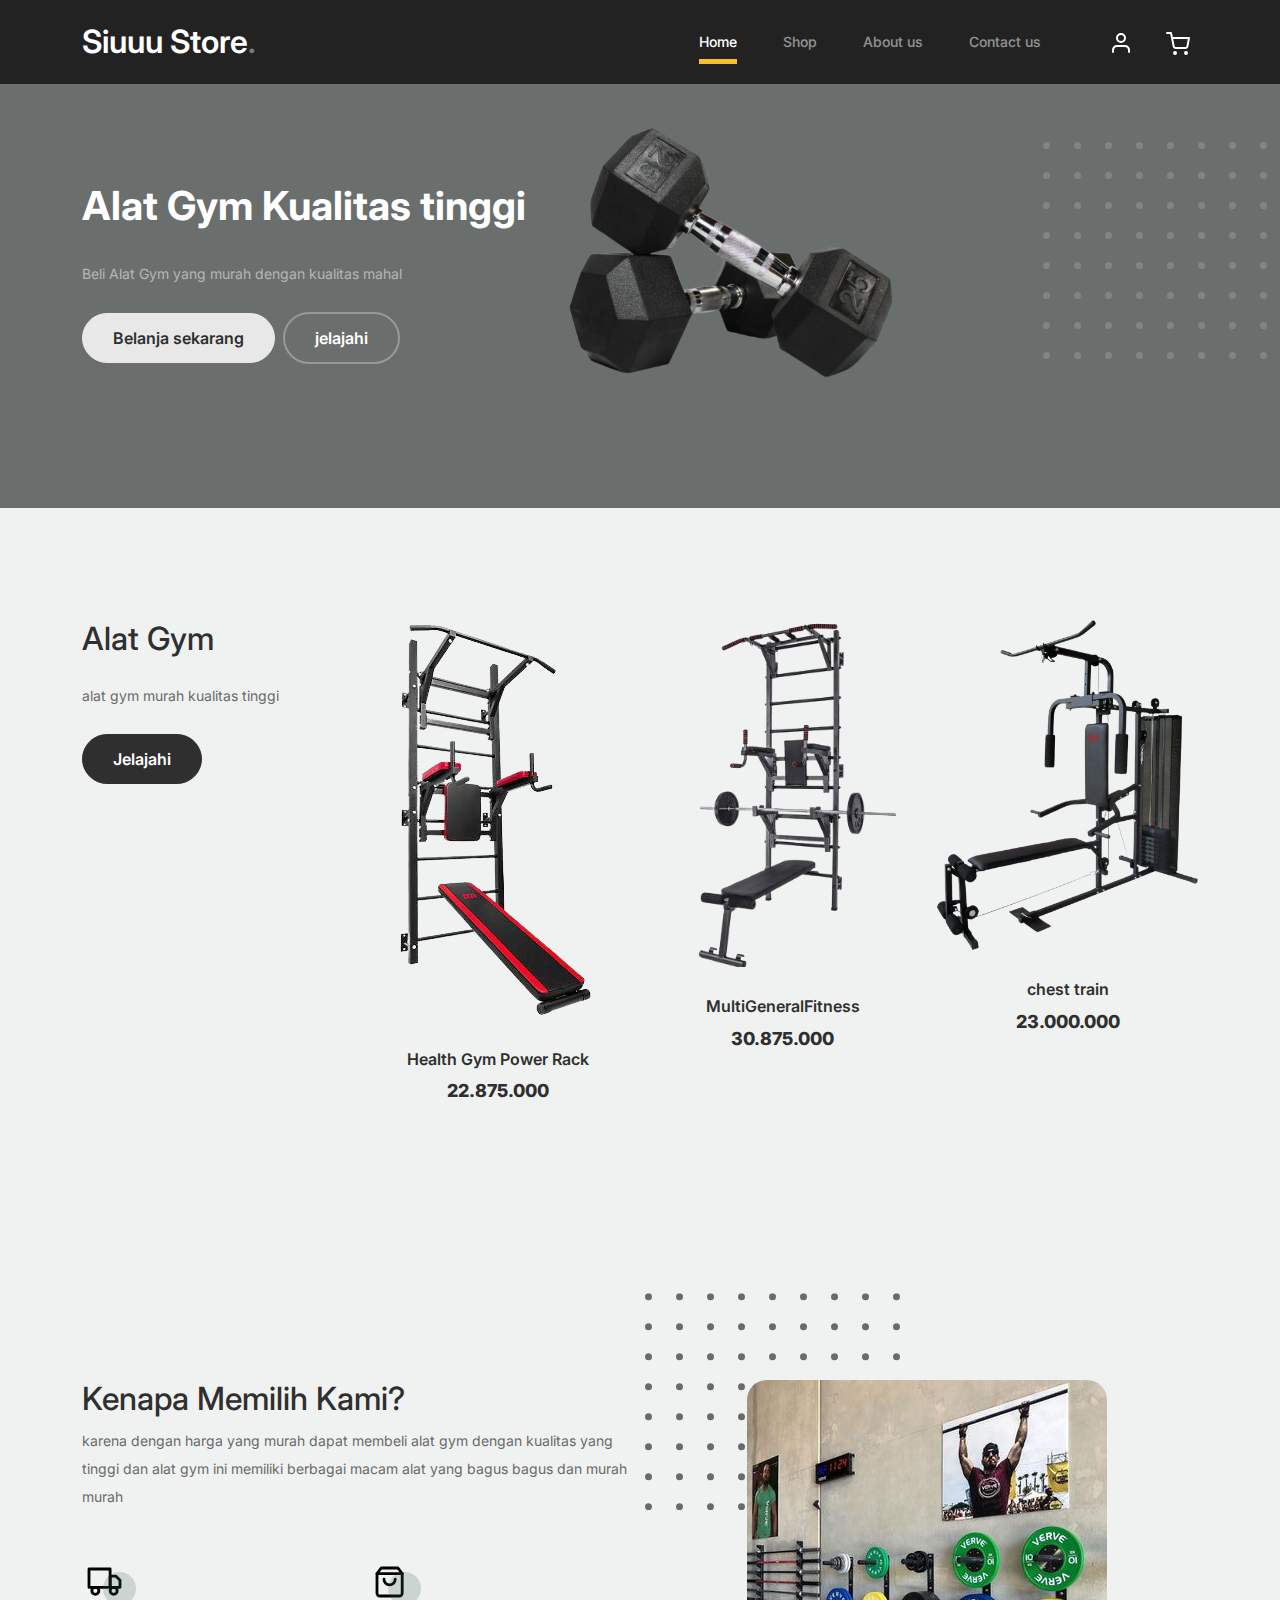
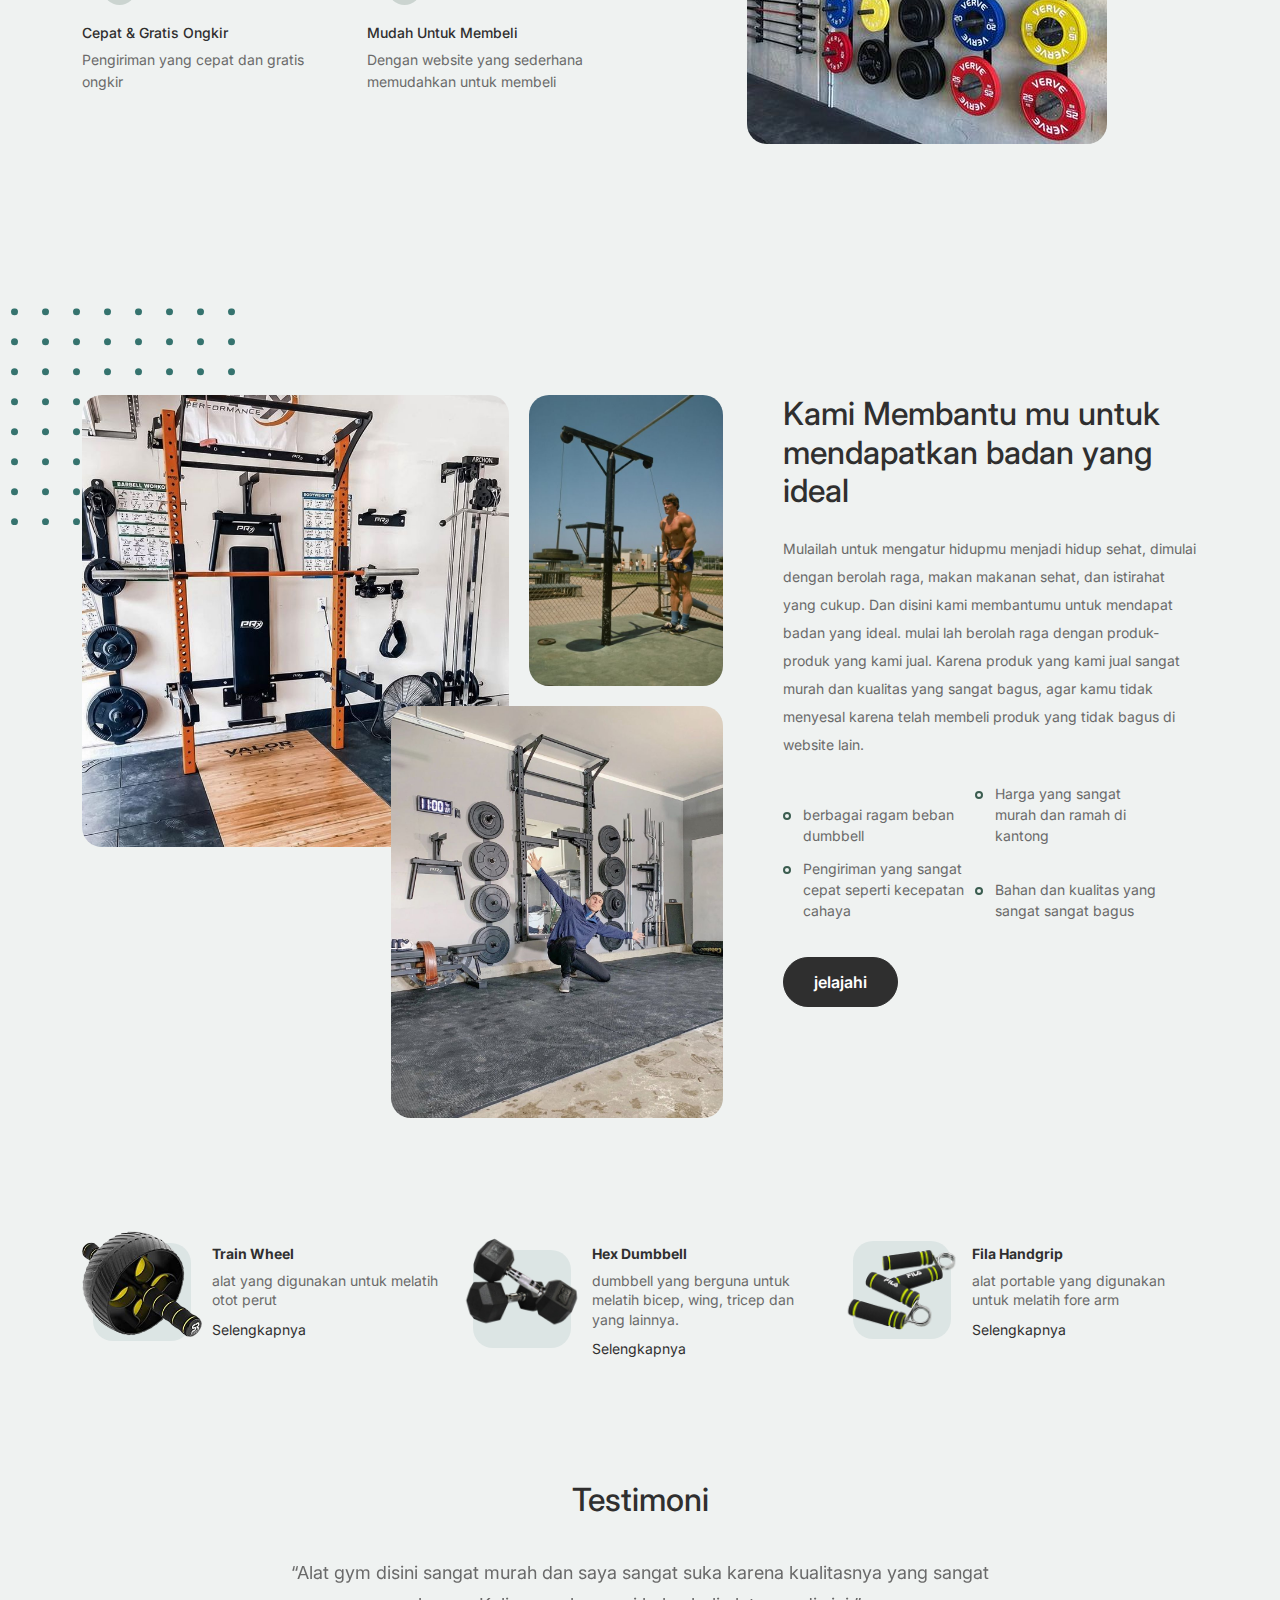
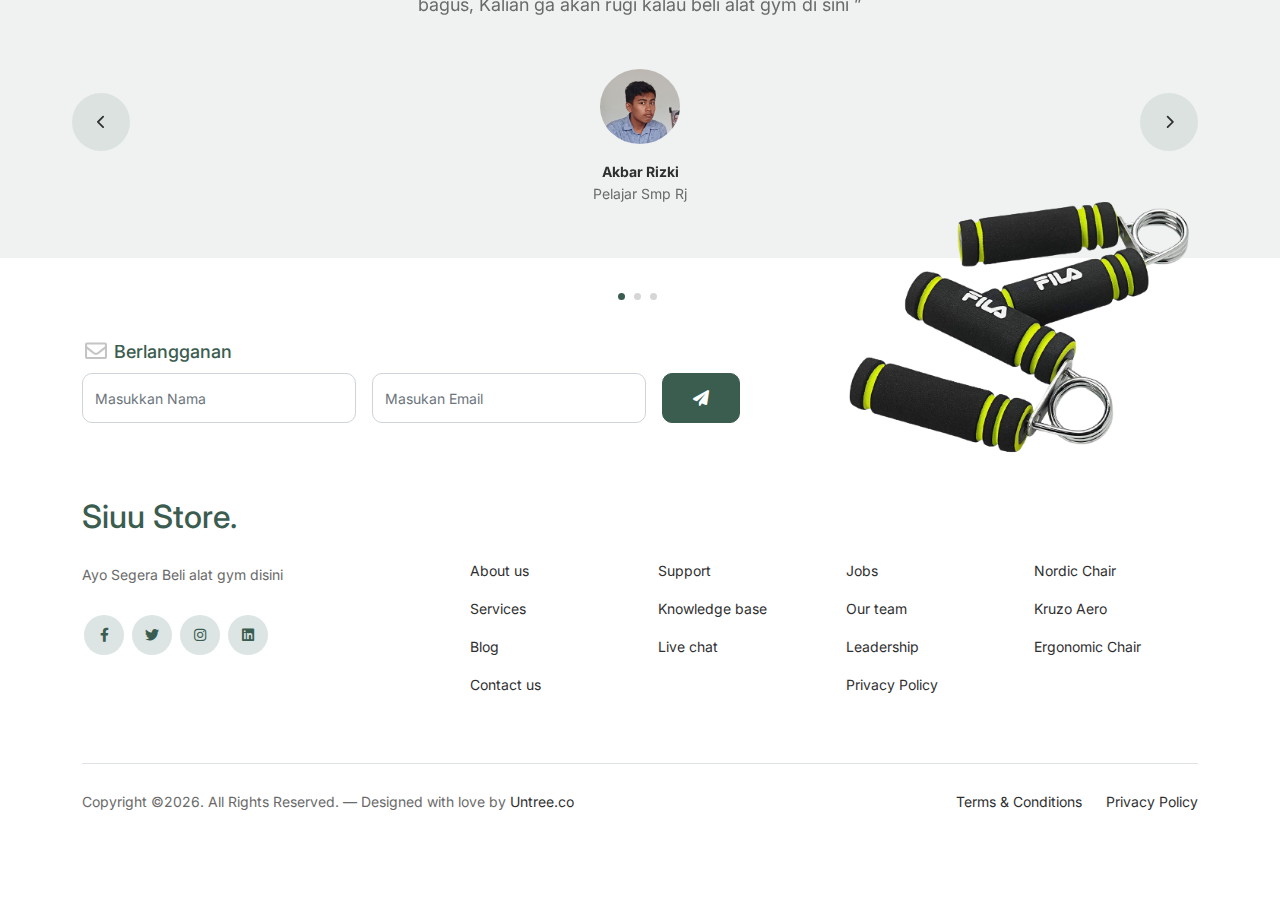
<file: index.html>
<!-- /*
* Bootstrap 5
* Template Name: Furni
* Template Author: Untree.co
* Template URI: https://untree.co/
* License: https://creativecommons.org/licenses/by/3.0/
*/ -->
<!doctype html>
<html lang="en">
<head>
  <meta charset="utf-8">
  <meta name="viewport" content="width=device-width, initial-scale=1, shrink-to-fit=no">
  <meta name="author" content="Untree.co">
  <link rel="shortcut icon" href="sidanai-removebg-preview.png">

  <meta name="description" content="" />
  <meta name="keywords" content="bootstrap, bootstrap4" />

		<!-- Bootstrap CSS -->
		<link href="css/bootstrap.min.css" rel="stylesheet">
		<link href="https://cdnjs.cloudflare.com/ajax/libs/font-awesome/6.0.0-beta3/css/all.min.css" rel="stylesheet">
		<link href="css/tiny-slider.css" rel="stylesheet">
		<link href="css/style.css" rel="stylesheet">
		<title>Siuu Store Menjual alat alat gym yang sangat bagus dan berkualitas</title>
	</head>

	<body>

		<!-- Start Header/Navigation -->
		<nav class="custom-navbar navbar navbar navbar-expand-md navbar-dark bg-dark" arial-label="Furni navigation bar">

			<div class="container">
				<a class="navbar-brand" href="index.html">Siuuu Store<span>.</span></a>

				<button class="navbar-toggler" type="button" data-bs-toggle="collapse" data-bs-target="#navbarsFurni" aria-controls="navbarsFurni" aria-expanded="false" aria-label="Toggle navigation">
					<span class="navbar-toggler-icon"></span>
				</button>

				<div class="collapse navbar-collapse" id="navbarsFurni">
					<ul class="custom-navbar-nav navbar-nav ms-auto mb-2 mb-md-0">
						<li class="nav-item active">
							<a class="nav-link" href="index.html">Home</a>
						</li>
						<li><a class="nav-link" href="shop.html">Shop</a></li>
						<li><a class="nav-link" href="about.html">About us</a></li>
						<li><a class="nav-link" href="contact.html">Contact us</a></li>
					</ul>

					<ul class="custom-navbar-cta navbar-nav mb-2 mb-md-0 ms-5">
						<li><a class="nav-link" href="#"><img src="images/user.svg"></a></li>
						<li><a class="nav-link" href="cart.html"><img src="images/cart.svg"></a></li>
					</ul>
				</div>
			</div>
				
		</nav>
		<!-- End Header/Navigation -->

		<!-- Start Hero Section -->
			<div class="hero">
				<div class="container">
					<div class="row justify-content-between">
						<div class="col-lg-5">
							<div class="intro-excerpt">
								<h1>Alat Gym <span clsas="d-block">Kualitas tinggi</span></h1>
								<p class="mb-4">Beli Alat Gym yang murah dengan kualitas mahal</p>
								<p><a href="" class="btn btn-secondary me-2">Belanja sekarang</a><a href="#" class="btn btn-white-outline">jelajahi</a></p>
							</div>
						</div>
						<div class="col-lg-7">
							<div class="hero-img-wrap">
								<img src="images/slebew12.png" width="350" class="img-fluid">
							</div>
						</div>
					</div>
				</div>
			</div>
		<!-- End Hero Section -->

		<!-- Start Product Section -->
		<div class="product-section">
			<div class="container">
				<div class="row">

					<!-- Start Column 1 -->
					<div class="col-md-12 col-lg-3 mb-5 mb-lg-0">
						<h2 class="mb-4 section-title">Alat Gym</h2>
						<p class="mb-4">alat gym murah kualitas tinggi  </p>
						<p><a href="shop.html" class="btn">Jelajahi</a></p>
					</div> 
					<!-- End Column 1 -->

					<!-- Start Column 2 -->
					<div class="col-12 col-md-4 col-lg-3 mb-5 mb-md-0">
						<a class="product-item" href="cart.html">
							<img src="images/selbew-removebg-preview.png" class="img-fluid product-thumbnail">
							<h3 class="product-title">Health Gym Power Rack</h3>
							<strong class="product-price">22.875.000</strong>

							<span class="icon-cross">
								<img src="images/cross.svg" class="img-fluid">
							</span>
						</a>
					</div> 
					<!-- End Column 2 -->

					<!-- Start Column 3 -->
					<div class="col-12 col-md-4 col-lg-3 mb-5 mb-md-0">
						<a class="product-item" href="cart.html">
							<img src="images/selebew2-removebg-preview.png" class="img-fluid product-thumbnail">
							<h3 class="product-title">MultiGeneralFitness</h3>
							<strong class="product-price">30.875.000</strong>

							<span class="icon-cross">
								<img src="images/cross.svg" class="img-fluid">
							</span>
						</a>
					</div>
					<!-- End Column 3 -->

					
					<!-- Start Column 4 -->
					<div class="col-12 col-md-4 col-lg-3 mb-5 mb-md-0">
						<a class="product-item" href="cart.html">
							<img src="images/selebew3-removebg-preview.png" class="img-fluid product-thumbnail">
							<h3 class="product-title">chest train</h3>
							<strong class="product-price">23.000.000</strong>

							<span class="icon-cross">
								<img src="images/cross.svg" class="img-fluid">
							</span>
						</a>
					</div>
					<!-- End Column 4 -->

				</div>
			</div>
		</div>
		<!-- End Product Section -->

		<!-- Start Why Choose Us Section -->
		<div class="why-choose-section">
			<div class="container">
				<div class="row justify-content-between">
					<div class="col-lg-6">
						<h2 class="section-title">Kenapa Memilih Kami?</h2>
						<p>karena dengan harga yang murah dapat membeli alat gym dengan kualitas yang tinggi
							dan alat gym ini memiliki berbagai macam alat yang bagus bagus dan murah murah	
						</p>

						<div class="row my-5">
							<div class="col-6 col-md-6">
								<div class="feature">
									<div class="icon">
										<img src="images/truck.svg" alt="Image" class="imf-fluid">
									</div>
									<h3>Cepat &amp; Gratis Ongkir</h3>
									<p>Pengiriman yang cepat dan gratis ongkir</p>
								</div>
							</div>

							<div class="col-6 col-md-6">
								<div class="feature">
									<div class="icon">
										<img src="images/bag.svg" alt="Image" class="imf-fluid">
									</div>
									<h3>Mudah Untuk Membeli</h3>
									<p>Dengan website yang sederhana memudahkan untuk membeli</p>
								</div>	
							</div>

						</div>
					</div>

					<div class="col-lg-5">
						<div class="img-wrap">
							<img src="images/VERVE Wall Mounted Weight Plate Storage Rack – VERVE Fitness.jpg" alt="Image" class="img-fluid">
						</div>
					</div>

				</div>
			</div>
		</div>
		<!-- End Why Choose Us Section -->

		<!-- Start We Help Section -->
		<div class="we-help-section">
			<div class="container">
				<div class="row justify-content-between">
					<div class="col-lg-7 mb-5 mb-lg-0">
						<div class="imgs-grid">
							<div class="grid grid-1"><img src="images/oi.jpg" alt="Untree.co"></div>
							<div class="grid grid-2"><img src="images/oi3.jpg" alt="Untree.co"></div>
							<div class="grid grid-3"><img src="images/oi4.jpg" alt="Untree.co"></div>
						</div>
					</div>
					<div class="col-lg-5 ps-lg-5">
						<h2 class="section-title mb-4">Kami Membantu mu untuk mendapatkan badan yang ideal</h2>
						<p>Mulailah untuk mengatur hidupmu menjadi hidup sehat, dimulai dengan berolah raga, makan makanan sehat, dan istirahat yang cukup. Dan disini kami membantumu untuk mendapat badan yang ideal.
							mulai lah berolah raga dengan produk-produk yang kami jual. Karena produk yang kami jual sangat murah dan kualitas yang sangat bagus, agar kamu tidak menyesal karena telah membeli produk yang tidak bagus di website lain.
						</p>

						<ul class="list-unstyled custom-list my-4">
							<li>berbagai ragam beban dumbbell</li>
							<li>Harga yang sangat murah dan ramah di kantong</li>
							<li>Pengiriman yang sangat cepat seperti kecepatan cahaya</li>
							<li>Bahan dan kualitas yang sangat sangat bagus</li>
						</ul>
						<p><a herf="#" class="btn">jelajahi</a></p>
					</div>
				</div>
			</div>
		</div>
		<!-- End We Help Section -->

		<!-- Start Popular Product -->
		<div class="popular-product">
			<div class="container">
				<div class="row">

					<div class="col-12 col-md-6 col-lg-4 mb-4 mb-lg-0">
						<div class="product-item-sm d-flex">
							<div class="thumbnail">
								<img src="images/selebew7.png" alt="Image" class="img-fluid">
							</div>
							<div class="pt-3">
								<h3>Train Wheel</h3>
								<p>alat yang digunakan untuk melatih otot perut </p>
								<p><a href="#">Selengkapnya</a></p>
							</div>
						</div>
					</div>

					<div class="col-12 col-md-6 col-lg-4 mb-4 mb-lg-0">
						<div class="product-item-sm d-flex">
							<div class="thumbnail">
								<img src="images/slebew12.png" alt="Image" class="img-fluid">
							</div>
							<div class="pt-3">
								<h3>Hex Dumbbell</h3>
								<p>dumbbell yang berguna untuk melatih bicep, wing, tricep dan yang lainnya. </p>
								<p><a href="#">Selengkapnya</a></p>
							</div>
						</div>
					</div>

					<div class="col-12 col-md-6 col-lg-4 mb-4 mb-lg-0">
						<div class="product-item-sm d-flex">
							<div class="thumbnail">
								<img src="images/slebew11.png" alt="Image" class="img-fluid">
							</div>
							<div class="pt-3">
								<h3>Fila Handgrip</h3>
								<p>alat portable yang digunakan untuk melatih fore arm</p>
								<p><a href="#">Selengkapnya</a></p>
							</div>
						</div>
					</div>

				</div>
			</div>
		</div>
		<!-- End Popular Product -->

		<!-- Start Testimonial Slider -->
		<class="testimonial-section">
			<div class="container">
				<div class="row">
					<div class="col-lg-7 mx-auto text-center">
						<h2 class="section-title">Testimoni</h2>
					</div>
				</div>

				<div class="row justify-content-center">
					<div class="col-lg-12">
						<div class="testimonial-slider-wrap text-center">

							<div id="testimonial-nav">
								<span class="prev" data-controls="prev"><span class="fa fa-chevron-left"></span></span>
								<span class="next" data-controls="next"><span class="fa fa-chevron-right"></span></span>
							</div>

							<div class="testimonial-slider">
								
								<div class="item">
									<div class="row justify-content-center">
										<div class="col-lg-8 mx-auto">

											<div class="testimonial-block text-center">
												<blockquote class="mb-5">
													<p>&ldquo;Alat gym disini sangat murah dan saya sangat suka karena kualitasnya yang sangat bagus, Kalian ga akan rugi kalau beli alat gym di sini &rdquo;</p>
												</blockquote>

												<div class="author-info">
													<div class="author-pic">
														<img src="images/Rizki.jpeg" alt="Maria Jones" class="img-fluid">
													</div>
													<h3 class="font-weight-bold">Akbar Rizki</h3>
													<span class="position d-block mb-3">Pelajar Smp Rj</span>
												</div>
											</div>

										</div>
									</div>
								</div> 
								<!-- END item -->

								<div class="item">
									<div class="row justify-content-center">
										<div class="col-lg-8 mx-auto">

											<div class="testimonial-block text-center">
												<blockquote class="mb-5">
													<p>&ldquo;Saya sangat suka membeli alat gym disini karena sangat bagus dan saya yang dulunya diejek kurus tapi sekarang tetap diejek kurus&rdquo;</p>
												</blockquote>

												<div class="author-info">
													<div class="author-pic">
														<img src="images/Ghifar.jpeg" alt="Maria Jones" class="img-fluid">
													</div>
													<h3 class="font-weight-bold">Abdi Ghifari</h3>
													<span class="position d-block mb-3">Mahasiswi</span>
												</div>
											</div>

										</div>
									</div>
								</div> 
								<!-- END item -->

								<div class="item">
									<div class="row justify-content-center">
										<div class="col-lg-8 mx-auto">

											<div class="testimonial-block text-center">
												<blockquote class="mb-5">
													<p>&ldquo;Saya Membangun tempat gym dari dulu, dan setiap saya membeli alat gym pasti 6-12 bulan sudah rusak. tetapi saat membeli disini sudah 5 tahun alhamdulillah masih aman dan masih terliat baru, Terimakasih SIUUUUU STORE&rdquo;</p>
												</blockquote>

												<div class="author-info">
													<div class="author-pic">
														<img src="images/Sultan.jpeg" alt="Maria Jones" class="img-fluid">
													</div>
													<h3 class="font-weight-bold">SUPERMAN GYM OFFICIAL</h3>
													<span class="position d-block mb-3">Tempat Gym</span>
												</div>
											</div>

										</div>
									</div>
								</div> 
								<!-- END item -->

							</div>

						</div>
					</div>
				</div>
			</div>
		</div>
		<!-- End Testimonial Slider -->

		<!-- Start Blog Section -->
		<!-- <div class="blog-section">
			<div class="container">
				<div class="row mb-5">
					<div class="col-md-6">
						<h2 class="section-title">Recent Blog</h2>
					</div>
					<div class="col-md-6 text-start text-md-end">
						<a href="#" class="more">View All Posts</a>
					</div>
				</div>

				<div class="row">

					<div class="col-12 col-sm-6 col-md-4 mb-4 mb-md-0">
						<div class="post-entry">
							<a href="#" class="post-thumbnail"><img src="images/post-1.jpg" alt="Image" class="img-fluid"></a>
							<div class="post-content-entry">
								<h3><a href="#">First Time Home Owner Ideas</a></h3>
								<div class="meta">
									<span>by <a href="#">Kristin Watson</a></span> <span>on <a href="#">Dec 19, 2021</a></span>
								</div>
							</div>
						</div>
					</div>

					<div class="col-12 col-sm-6 col-md-4 mb-4 mb-md-0">
						<div class="post-entry">
							<a href="#" class="post-thumbnail"><img src="images/post-2.jpg" alt="Image" class="img-fluid"></a>
							<div class="post-content-entry">
								<h3><a href="#">How To Keep Your Furniture Clean</a></h3>
								<div class="meta">
									<span>by <a href="#">Robert Fox</a></span> <span>on <a href="#">Dec 15, 2021</a></span>
								</div>
							</div>
						</div>
					</div>

					<div class="col-12 col-sm-6 col-md-4 mb-4 mb-md-0">
						<div class="post-entry">
							<a href="#" class="post-thumbnail"><img src="images/post-3.jpg" alt="Image" class="img-fluid"></a>
							<div class="post-content-entry">
								<h3><a href="#">Small Space Furniture Apartment Ideas</a></h3>
								<div class="meta">
									<span>by <a href="#">Kristin Watson</a></span> <span>on <a href="#">Dec 12, 2021</a></span>
								</div>
							</div>
						</div>
					</div>

				</div>
			</div>
		</div> -->
		<!-- End Blog Section -->	

		<!-- Start Footer Section -->
		<footer class="footer-section">
			<div class="container relative">

				<div class="sofa-img">
					<img src="images/slebew11.png" alt="Image" class="img-fluid">
				</div>

				<div class="row">
					<div class="col-lg-8">
						<div class="subscription-form">
							<h3 class="d-flex align-items-center"><span class="me-1"><img src="images/envelope-outline.svg" alt="Image" class="img-fluid"></span><span>Berlangganan</span></h3>

							<form action="#" class="row g-3">
								<div class="col-auto">
									<input type="text" class="form-control" placeholder="Masukkan Nama">
								</div>
								<div class="col-auto">
									<input type="email" class="form-control" placeholder="Masukan Email">
								</div>
								<div class="col-auto">
									<button class="btn btn-primary">
										<span class="fa fa-paper-plane"></span>
									</button>
								</div>
							</form>

						</div>
					</div>
				</div>

				<div class="row g-5 mb-5">
					<div class="col-lg-4">
						<div class="mb-4 footer-logo-wrap"><a href="#" class="footer-logo">Siuu Store<span>.</span></a></div>
						<p class="mb-4">Ayo Segera Beli alat gym disini</p>

						<ul class="list-unstyled custom-social">
							<li><a href="#"><span class="fa fa-brands fa-facebook-f"></span></a></li>
							<li><a href="#"><span class="fa fa-brands fa-twitter"></span></a></li>
							<li><a href="#"><span class="fa fa-brands fa-instagram"></span></a></li>
							<li><a href="#"><span class="fa fa-brands fa-linkedin"></span></a></li>
						</ul>
					</div>

					<div class="col-lg-8">
						<div class="row links-wrap">
							<div class="col-6 col-sm-6 col-md-3">
								<ul class="list-unstyled">
									<li><a href="#">About us</a></li>
									<li><a href="#">Services</a></li>
									<li><a href="#">Blog</a></li>
									<li><a href="#">Contact us</a></li>
								</ul>
							</div>

							<div class="col-6 col-sm-6 col-md-3">
								<ul class="list-unstyled">
									<li><a href="#">Support</a></li>
									<li><a href="#">Knowledge base</a></li>
									<li><a href="#">Live chat</a></li>
								</ul>
							</div>

							<div class="col-6 col-sm-6 col-md-3">
								<ul class="list-unstyled">
									<li><a href="#">Jobs</a></li>
									<li><a href="#">Our team</a></li>
									<li><a href="#">Leadership</a></li>
									<li><a href="#">Privacy Policy</a></li>
								</ul>
							</div>

							<div class="col-6 col-sm-6 col-md-3">
								<ul class="list-unstyled">
									<li><a href="#">Nordic Chair</a></li>
									<li><a href="#">Kruzo Aero</a></li>
									<li><a href="#">Ergonomic Chair</a></li>
								</ul>
							</div>
						</div>
					</div>

				</div>

				<div class="border-top copyright">
					<div class="row pt-4">
						<div class="col-lg-6">
							<p class="mb-2 text-center text-lg-start">Copyright &copy;<script>document.write(new Date().getFullYear());</script>. All Rights Reserved. &mdash; Designed with love by <a href="https://untree.co">Untree.co</a> <!-- License information: https://untree.co/license/ -->
            </p>
						</div>

						<div class="col-lg-6 text-center text-lg-end">
							<ul class="list-unstyled d-inline-flex ms-auto">
								<li class="me-4"><a href="#">Terms &amp; Conditions</a></li>
								<li><a href="#">Privacy Policy</a></li>
							</ul>
						</div>

					</div>
				</div>

			</div>
		</footer>
		<!-- End Footer Section -->	


		<script src="js/bootstrap.bundle.min.js"></script>
		<script src="js/tiny-slider.js"></script>
		<script src="js/custom.js"></script>
	</body>

</html>
</file>
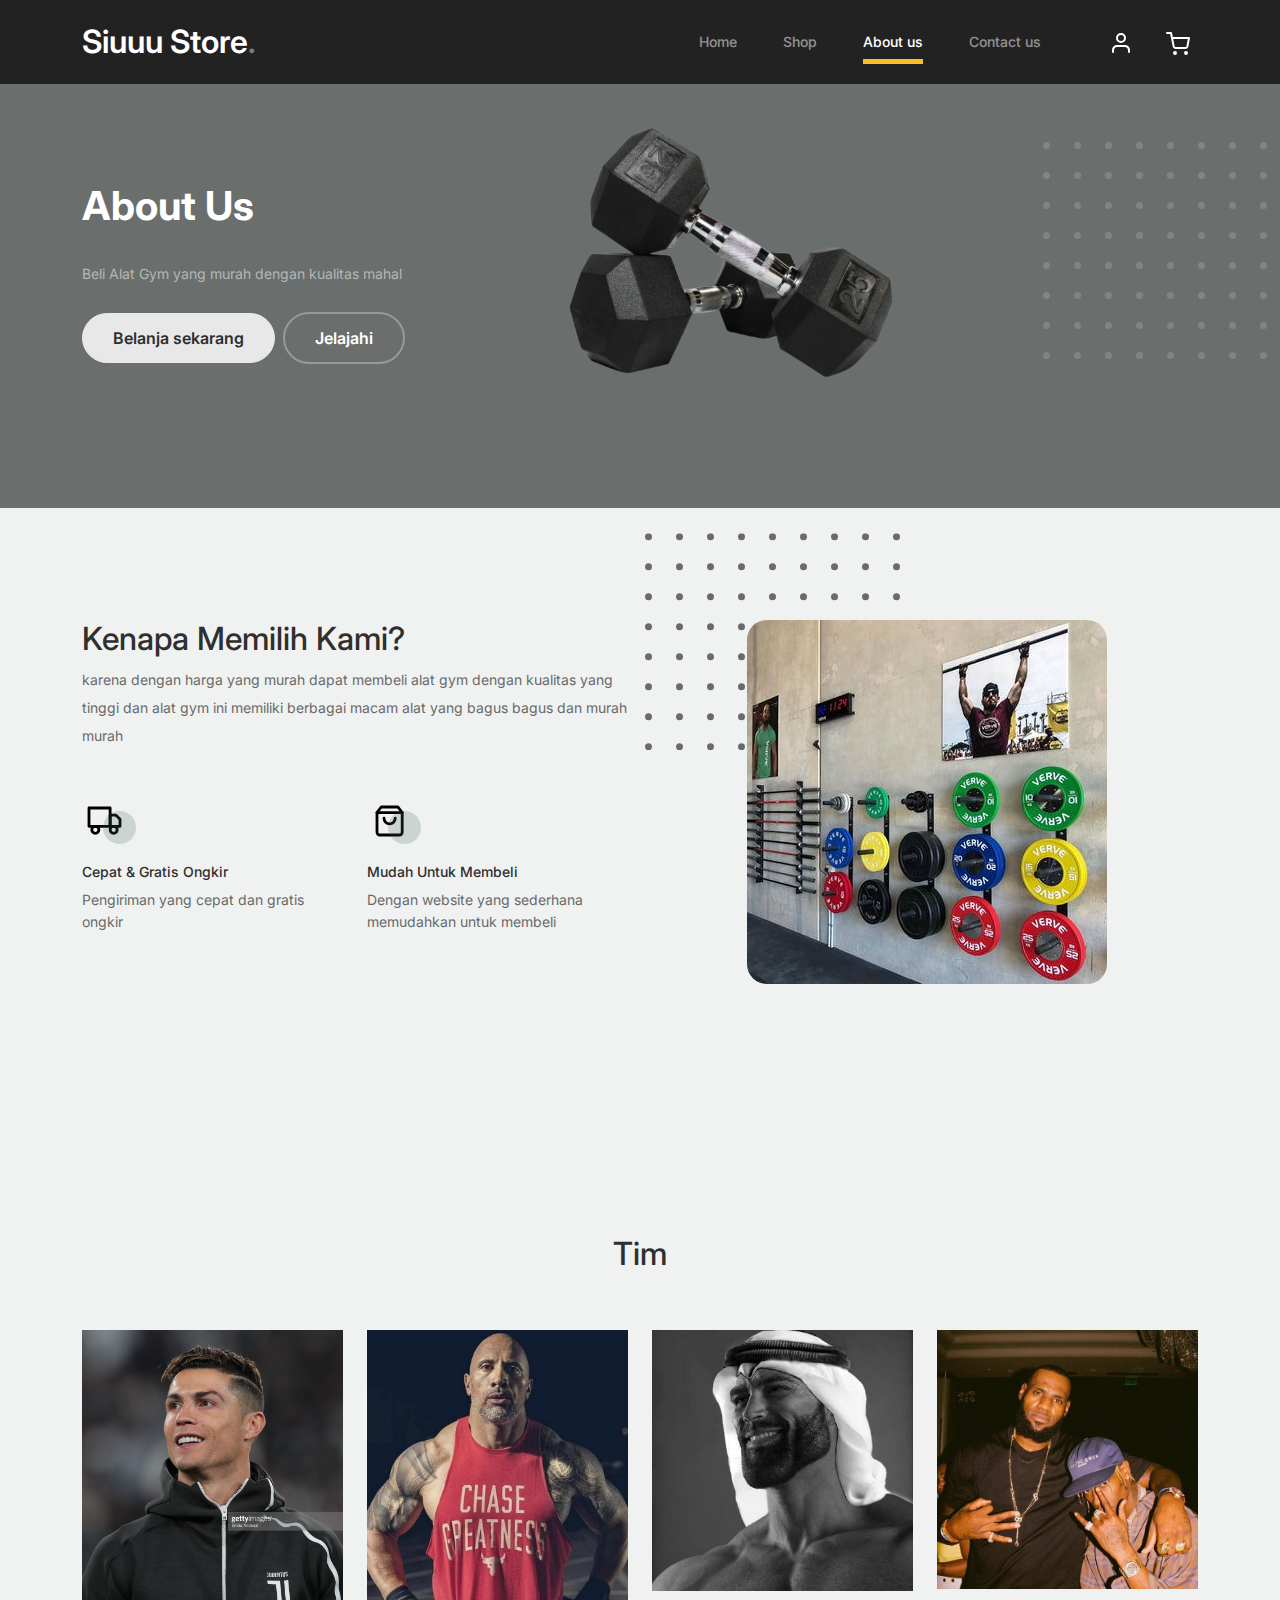
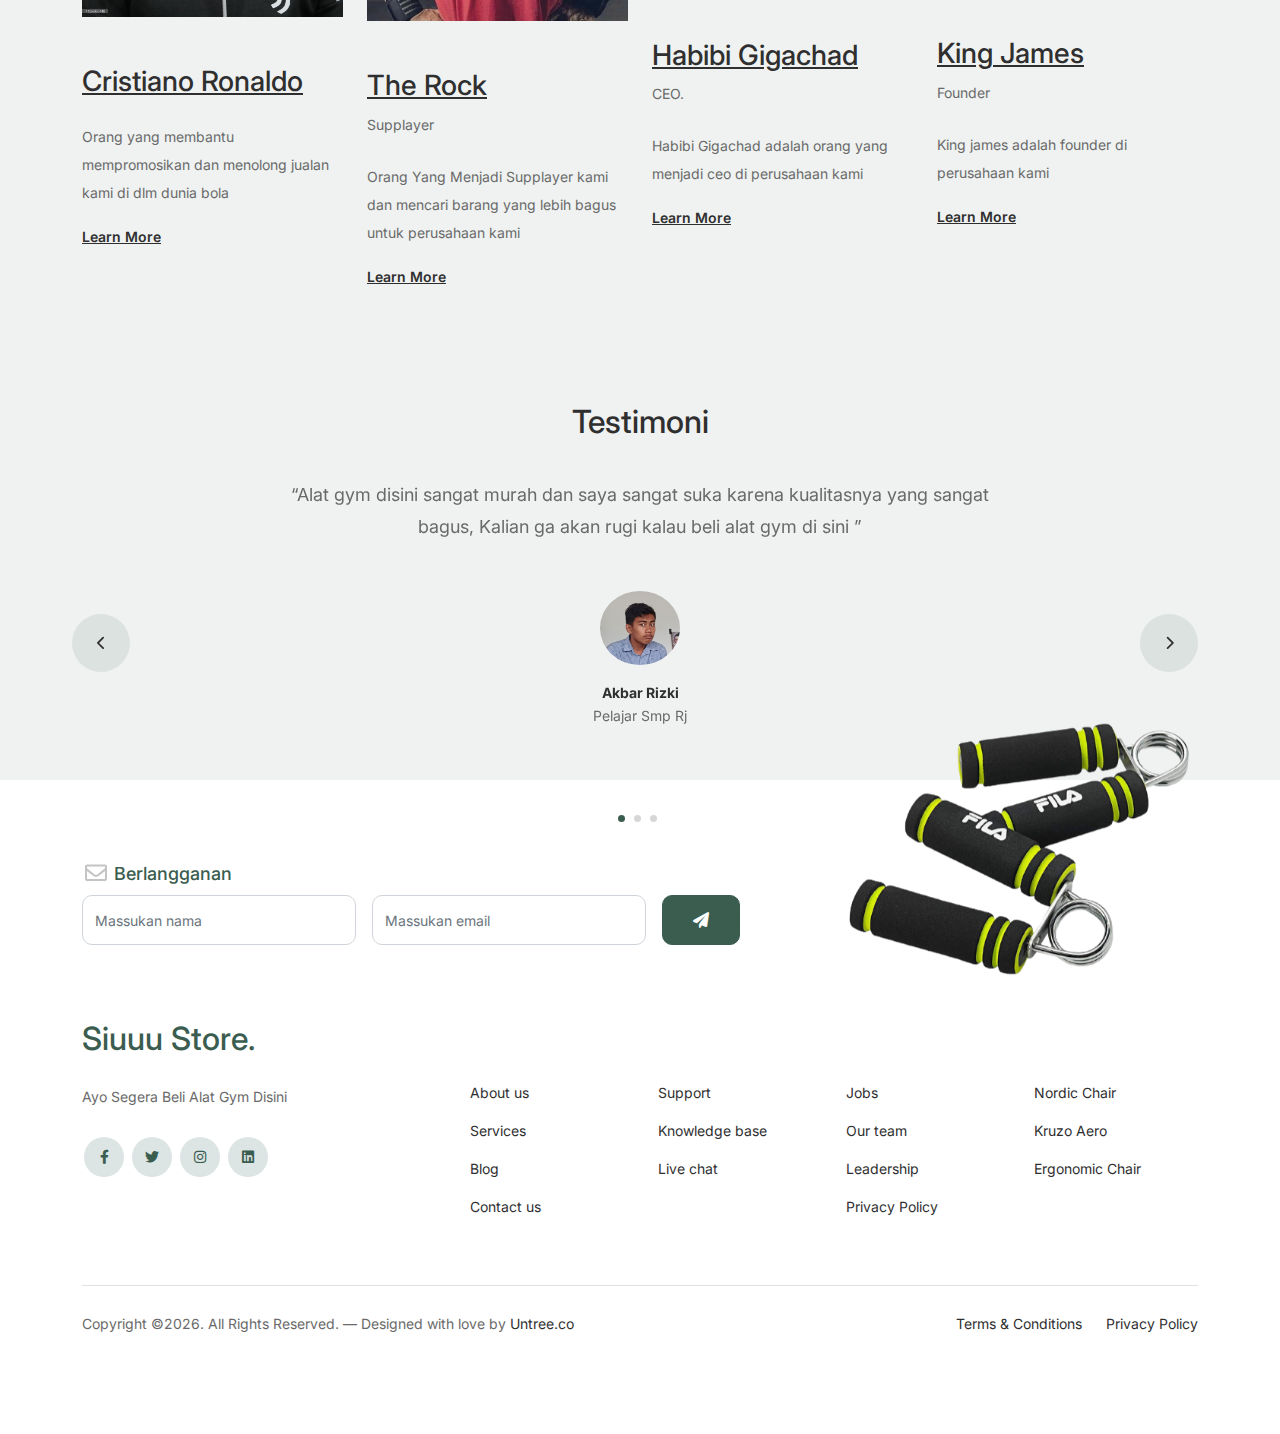
<file: about.html>
<!-- /*
* Bootstrap 5
* Template Name: Furni
* Template Author: Untree.co
* Template URI: https://untree.co/
* License: https://creativecommons.org/licenses/by/3.0/
*/ -->
<!doctype html>
<html lang="en">
<head>
  <meta charset="utf-8">
  <meta name="viewport" content="width=device-width, initial-scale=1, shrink-to-fit=no">
  <meta name="author" content="Untree.co">
  <link rel="shortcut icon" href="sidanai-removebg-preview.png">

  <meta name="description" content="" />
  <meta name="keywords" content="bootstrap, bootstrap4" />

		<!-- Bootstrap CSS -->
		<link href="css/bootstrap.min.css" rel="stylesheet">
		<link href="https://cdnjs.cloudflare.com/ajax/libs/font-awesome/6.0.0-beta3/css/all.min.css" rel="stylesheet">
		<link href="css/tiny-slider.css" rel="stylesheet">
		<link href="css/style.css" rel="stylesheet">
		<title>Siuu Store Menjual alat alat gym yang sangat bagus dan berkualitas</title>
	</head>

	<body>

		<!-- Start Header/Navigation -->
		<nav class="custom-navbar navbar navbar navbar-expand-md navbar-dark bg-dark" arial-label="Furni navigation bar">

			<div class="container">
				<a class="navbar-brand" href="index.html">Siuuu Store<span>.</span></a>

				<button class="navbar-toggler" type="button" data-bs-toggle="collapse" data-bs-target="#navbarsFurni" aria-controls="navbarsFurni" aria-expanded="false" aria-label="Toggle navigation">
					<span class="navbar-toggler-icon"></span>
				</button>

				<div class="collapse navbar-collapse" id="navbarsFurni">
					<ul class="custom-navbar-nav navbar-nav ms-auto mb-2 mb-md-0">
						<li class="nav-item ">
							<a class="nav-link" href="index.html">Home</a>
						</li>
						<li><a class="nav-link" href="shop.html">Shop</a></li>
						<li class="active"><a class="nav-link" href="about.html">About us</a></li>
						<li><a class="nav-link" href="contact.html">Contact us</a></li>
					</ul>

					<ul class="custom-navbar-cta navbar-nav mb-2 mb-md-0 ms-5">
						<li><a class="nav-link" href="#"><img src="images/user.svg"></a></li>
						<li><a class="nav-link" href="cart.html"><img src="images/cart.svg"></a></li>
					</ul>
				</div>
			</div>
				
		</nav>
		<!-- End Header/Navigation -->

		<!-- Start Hero Section -->
			<div class="hero">
				<div class="container">
					<div class="row justify-content-between">
						<div class="col-lg-5">
							<div class="intro-excerpt">
								<h1>About Us</h1>
								<p class="mb-4">Beli Alat Gym yang murah dengan kualitas mahal</p>
								<p><a href="" class="btn btn-secondary me-2">Belanja sekarang</a><a href="#" class="btn btn-white-outline">Jelajahi</a></p>
							</div>
						</div>
						<div class="col-lg-7">
							<div class="hero-img-wrap">
								<img src="images/slebew12.png" width="350" class="img-fluid">
							</div>
						</div>
					</div>
				</div>
			</div>
		<!-- End Hero Section -->

		

		<!-- Start Why Choose Us Section -->
		<div class="why-choose-section">
			<div class="container">
				<div class="row justify-content-between">
					<div class="col-lg-6">
						<h2 class="section-title">Kenapa Memilih Kami?</h2>
						<p>karena dengan harga yang murah dapat membeli alat gym dengan kualitas yang tinggi
							dan alat gym ini memiliki berbagai macam alat yang bagus bagus dan murah murah	
						</p>

						<div class="row my-5">
							<div class="col-6 col-md-6">
								<div class="feature">
									<div class="icon">
										<img src="images/truck.svg" alt="Image" class="imf-fluid">
									</div>
									<h3>Cepat &amp; Gratis Ongkir</h3>
									<p>Pengiriman yang cepat dan gratis ongkir</p>
								</div>
							</div>

							<div class="col-6 col-md-6">
								<div class="feature">
									<div class="icon">
										<img src="images/bag.svg" alt="Image" class="imf-fluid">
									</div>
									<h3>Mudah Untuk Membeli</h3>
									<p>Dengan website yang sederhana memudahkan untuk membeli</p>
								</div>	
							</div>

						</div>
					</div>

					<div class="col-lg-5">
						<div class="img-wrap">
							<img src="images/VERVE Wall Mounted Weight Plate Storage Rack – VERVE Fitness.jpg" alt="Image" class="img-fluid">
						</div>
					</div>

				</div>
			</div>
		</div>
		<!-- End Why Choose Us Section -->

		<!-- Start Team Section -->
		<div class="untree_co-section">
			<div class="container">

				<div class="row mb-5">
					<div class="col-lg-5 mx-auto text-center">
						<h2 class="section-title">Tim</h2>
					</div>
				</div>

				<div class="row">

					<!-- Start Column 1 -->
					<div class="col-12 col-md-6 col-lg-3 mb-5 mb-md-0">
						<img src="images/Ronaldo.jpg" class="img-fluid mb-5">
						<h3 clas><a href="#"><span class="">Cristiano</span> Ronaldo</a></h3>
            <span class="d-block position mb-4"></span>
            <p>Orang yang membantu mempromosikan dan menolong jualan kami di dlm dunia bola</p>
            <p class="mb-0"><a href="#" class="more dark">Learn More <span class="icon-arrow_forward"></span></a></p>
					</div> 
					<!-- End Column 1 -->

					<!-- Start Column 2 -->
					<div class="col-12 col-md-6 col-lg-3 mb-5 mb-md-0">
						<img src="images/The rock.jpg" class="img-fluid mb-5">

						<h3 clas><a href="#"><span class="">The</span> Rock</a></h3>
            <span class="d-block position mb-4">Supplayer</span>
            <p>Orang Yang Menjadi Supplayer kami dan mencari barang yang lebih bagus untuk perusahaan kami</p>
            <p class="mb-0"><a href="#" class="more dark">Learn More <span class="icon-arrow_forward"></span></a></p>

					</div> 
					<!-- End Column 2 -->

					<!-- Start Column 3 -->
					<div class="col-12 col-md-6 col-lg-3 mb-5 mb-md-0">
						<img src="images/Habibi Gigachad.jpg" class="img-fluid mb-5">
						<h3 clas><a href="#"><span class="">Habibi</span> Gigachad</a></h3>
            <span class="d-block position mb-4">CEO.</span>
            <p>Habibi Gigachad adalah orang yang menjadi ceo di perusahaan kami</p>
            <p class="mb-0"><a href="#" class="more dark">Learn More <span class="icon-arrow_forward"></span></a></p>
					</div> 
					<!-- End Column 3 -->

					<!-- Start Column 4 -->
					<div class="col-12 col-md-6 col-lg-3 mb-5 mb-md-0">
						<img src="images/The King James & Travis Scott.jpg" class="img-fluid mb-5">

						<h3 clas><a href="#"><span class="">King</span> James</a></h3>
            <span class="d-block position mb-4">Founder</span>
            <p>King james adalah founder di perusahaan kami</p>
            <p class="mb-0"><a href="#" class="more dark">Learn More <span class="icon-arrow_forward"></span></a></p>

          
					</div> 
					<!-- End Column 4 -->

					

				</div>
			</div>
		</div>
		<!-- End Team Section -->

		

		<!-- Start Testimonial Slider -->
		<class="testimonial-section">
			<div class="container">
				<div class="row">
					<div class="col-lg-7 mx-auto text-center">
						<h2 class="section-title">Testimoni</h2>
					</div>
				</div>

				<div class="row justify-content-center">
					<div class="col-lg-12">
						<div class="testimonial-slider-wrap text-center">

							<div id="testimonial-nav">
								<span class="prev" data-controls="prev"><span class="fa fa-chevron-left"></span></span>
								<span class="next" data-controls="next"><span class="fa fa-chevron-right"></span></span>
							</div>

							<div class="testimonial-slider">
								
								<div class="item">
									<div class="row justify-content-center">
										<div class="col-lg-8 mx-auto">

											<div class="testimonial-block text-center">
												<blockquote class="mb-5">
													<p>&ldquo;Alat gym disini sangat murah dan saya sangat suka karena kualitasnya yang sangat bagus, Kalian ga akan rugi kalau beli alat gym di sini &rdquo;</p>
												</blockquote>

												<div class="author-info">
													<div class="author-pic">
														<img src="images/Rizki.jpeg" alt="Maria Jones" class="img-fluid">
													</div>
													<h3 class="font-weight-bold">Akbar Rizki</h3>
													<span class="position d-block mb-3">Pelajar Smp Rj</span>
												</div>
											</div>

										</div>
									</div>
								</div> 
								<!-- END item -->

								<div class="item">
									<div class="row justify-content-center">
										<div class="col-lg-8 mx-auto">

											<div class="testimonial-block text-center">
												<blockquote class="mb-5">
													<p>&ldquo;Saya sangat suka membeli alat gym disini karena sangat bagus dan saya yang dulunya diejek kurus tapi sekarang tetap diejek kurus&rdquo;</p>
												</blockquote>

												<div class="author-info">
													<div class="author-pic">
														<img src="images/Ghifar.jpeg" alt="Maria Jones" class="img-fluid">
													</div>
													<h3 class="font-weight-bold">Abdi Ghifari</h3>
													<span class="position d-block mb-3">Mahasiswi</span>
												</div>
											</div>

										</div>
									</div>
								</div> 
								<!-- END item -->

								<div class="item">
									<div class="row justify-content-center">
										<div class="col-lg-8 mx-auto">

											<div class="testimonial-block text-center">
												<blockquote class="mb-5">
													<p>&ldquo;Saya Membangun tempat gym dari dulu, dan setiap saya membeli alat gym pasti 6-12 bulan sudah rusak. tetapi saat membeli disini sudah 5 tahun alhamdulillah masih aman dan masih terliat baru, Terimakasih SIUUUUU STORE&rdquo;</p>
												</blockquote>

												<div class="author-info">
													<div class="author-pic">
														<img src="images/Sultan.jpeg" alt="Maria Jones" class="img-fluid">
													</div>
													<h3 class="font-weight-bold">SUPERMAN GYM OFFICIAL</h3>
													<span class="position d-block mb-3">Tempat Gym</span>
												</div>
											</div>

										</div>
									</div>
								</div> 
								<!-- END item -->

							</div>

						</div>
					</div>
				</div>
			</div>
		</div>
		<!-- End Testimonial Slider -->

		

		<!-- Start Footer Section -->
		<footer class="footer-section">
			<div class="container relative">

				<div class="sofa-img">
					<img src="images/slebew11.png" alt="Image" class="img-fluid">
				</div>

				<div class="row">
					<div class="col-lg-8">
						<div class="subscription-form">
							<h3 class="d-flex align-items-center"><span class="me-1"><img src="images/envelope-outline.svg" alt="Image" class="img-fluid"></span><span>Berlangganan</span></h3>

							<form action="#" class="row g-3">
								<div class="col-auto">
									<input type="text" class="form-control" placeholder="Massukan nama">
								</div>
								<div class="col-auto">
									<input type="email" class="form-control" placeholder="Massukan email">
								</div>
								<div class="col-auto">
									<button class="btn btn-primary">
										<span class="fa fa-paper-plane"></span>
									</button>
								</div>
							</form>

						</div>
					</div>
				</div>

				<div class="row g-5 mb-5">
					<div class="col-lg-4">
						<div class="mb-4 footer-logo-wrap"><a href="#" class="footer-logo">Siuuu Store<span>.</span></a></div>
						<p class="mb-4">Ayo Segera Beli Alat Gym Disini</p>

						<ul class="list-unstyled custom-social">
							<li><a href="#"><span class="fa fa-brands fa-facebook-f"></span></a></li>
							<li><a href="#"><span class="fa fa-brands fa-twitter"></span></a></li>
							<li><a href="#"><span class="fa fa-brands fa-instagram"></span></a></li>
							<li><a href="#"><span class="fa fa-brands fa-linkedin"></span></a></li>
						</ul>
					</div>

					<div class="col-lg-8">
						<div class="row links-wrap">
							<div class="col-6 col-sm-6 col-md-3">
								<ul class="list-unstyled">
									<li><a href="#">About us</a></li>
									<li><a href="#">Services</a></li>
									<li><a href="#">Blog</a></li>
									<li><a href="#">Contact us</a></li>
								</ul>
							</div>

							<div class="col-6 col-sm-6 col-md-3">
								<ul class="list-unstyled">
									<li><a href="#">Support</a></li>
									<li><a href="#">Knowledge base</a></li>
									<li><a href="#">Live chat</a></li>
								</ul>
							</div>

							<div class="col-6 col-sm-6 col-md-3">
								<ul class="list-unstyled">
									<li><a href="#">Jobs</a></li>
									<li><a href="#">Our team</a></li>
									<li><a href="#">Leadership</a></li>
									<li><a href="#">Privacy Policy</a></li>
								</ul>
							</div>

							<div class="col-6 col-sm-6 col-md-3">
								<ul class="list-unstyled">
									<li><a href="#">Nordic Chair</a></li>
									<li><a href="#">Kruzo Aero</a></li>
									<li><a href="#">Ergonomic Chair</a></li>
								</ul>
							</div>
						</div>
					</div>

				</div>

				<div class="border-top copyright">
					<div class="row pt-4">
						<div class="col-lg-6">
							<p class="mb-2 text-center text-lg-start">Copyright &copy;<script>document.write(new Date().getFullYear());</script>. All Rights Reserved. &mdash; Designed with love by <a href="https://untree.co">Untree.co</a> <!-- License information: https://untree.co/license/ -->
            </p>
						</div>

						<div class="col-lg-6 text-center text-lg-end">
							<ul class="list-unstyled d-inline-flex ms-auto">
								<li class="me-4"><a href="#">Terms &amp; Conditions</a></li>
								<li><a href="#">Privacy Policy</a></li>
							</ul>
						</div>

					</div>
				</div>

			</div>
		</footer>
		<!-- End Footer Section -->	


		<script src="js/bootstrap.bundle.min.js"></script>
		<script src="js/tiny-slider.js"></script>
		<script src="js/custom.js"></script>
	</body>

</html>
</file>
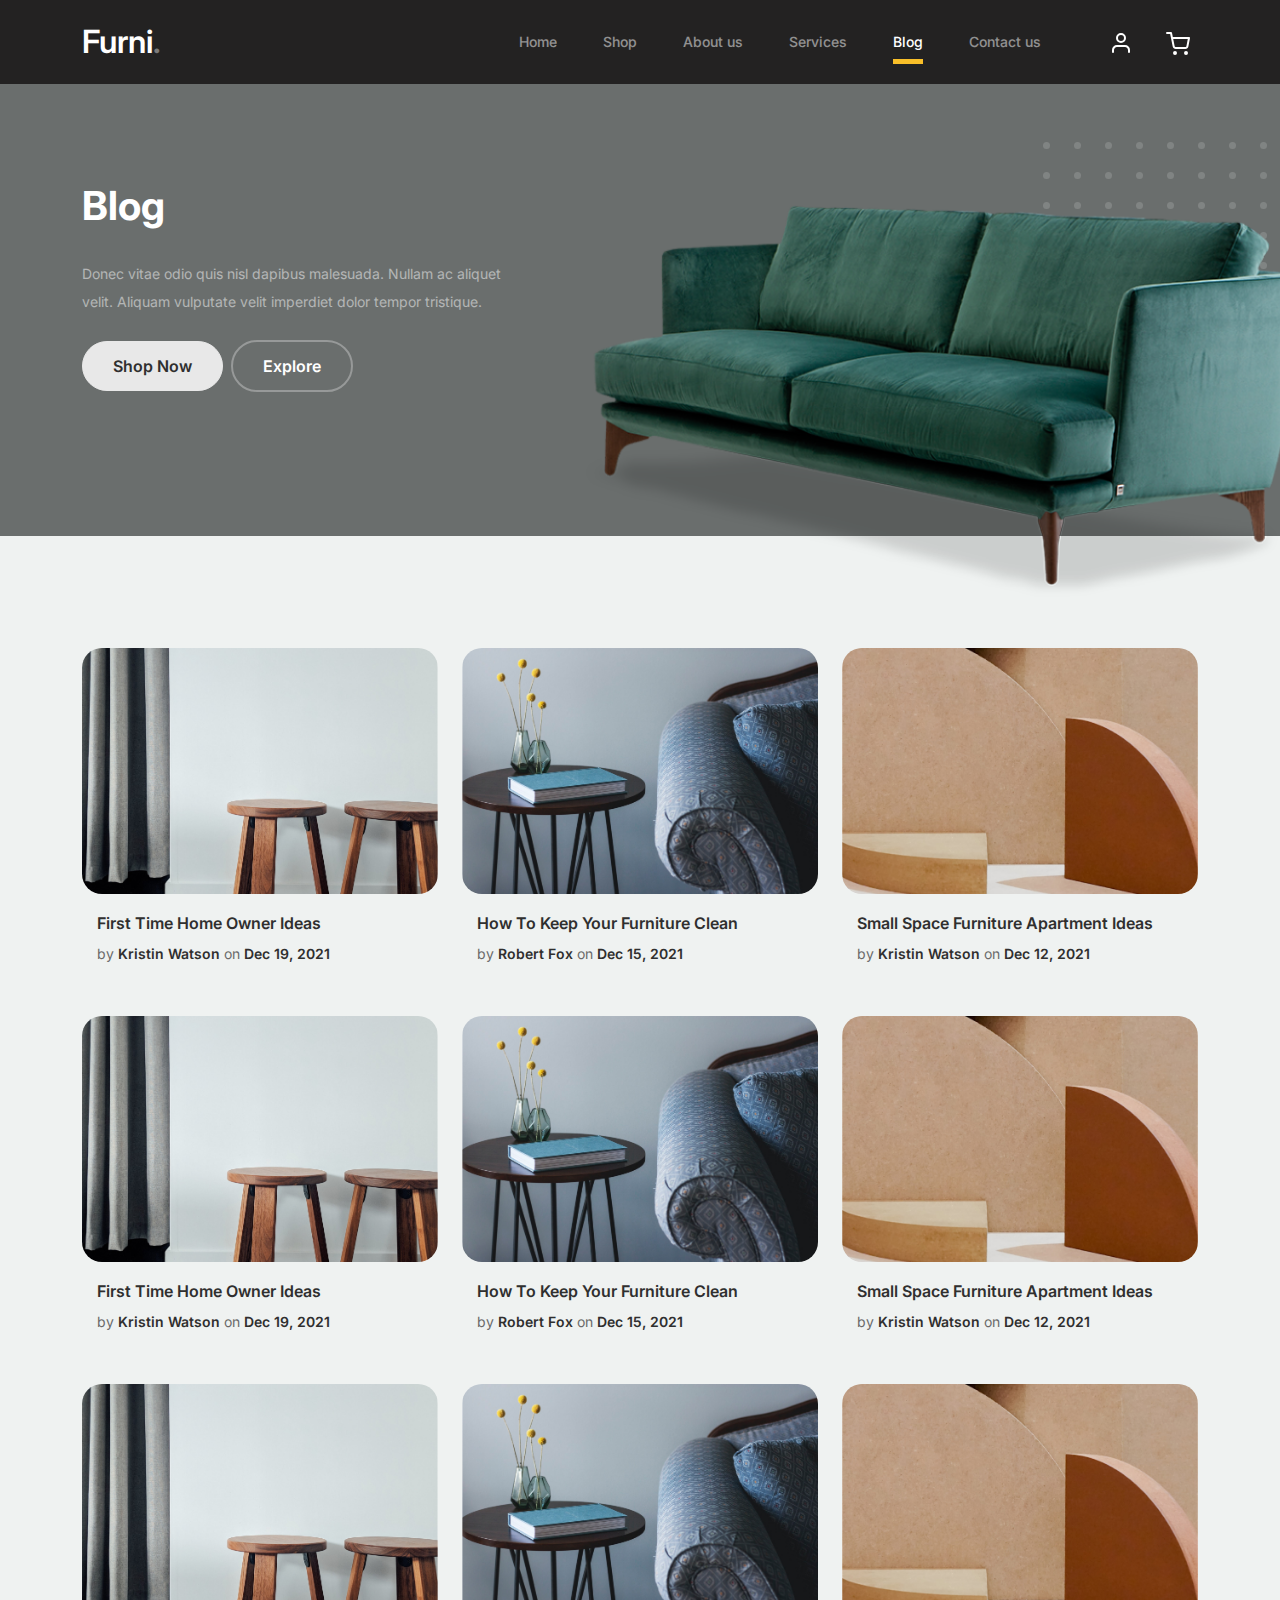
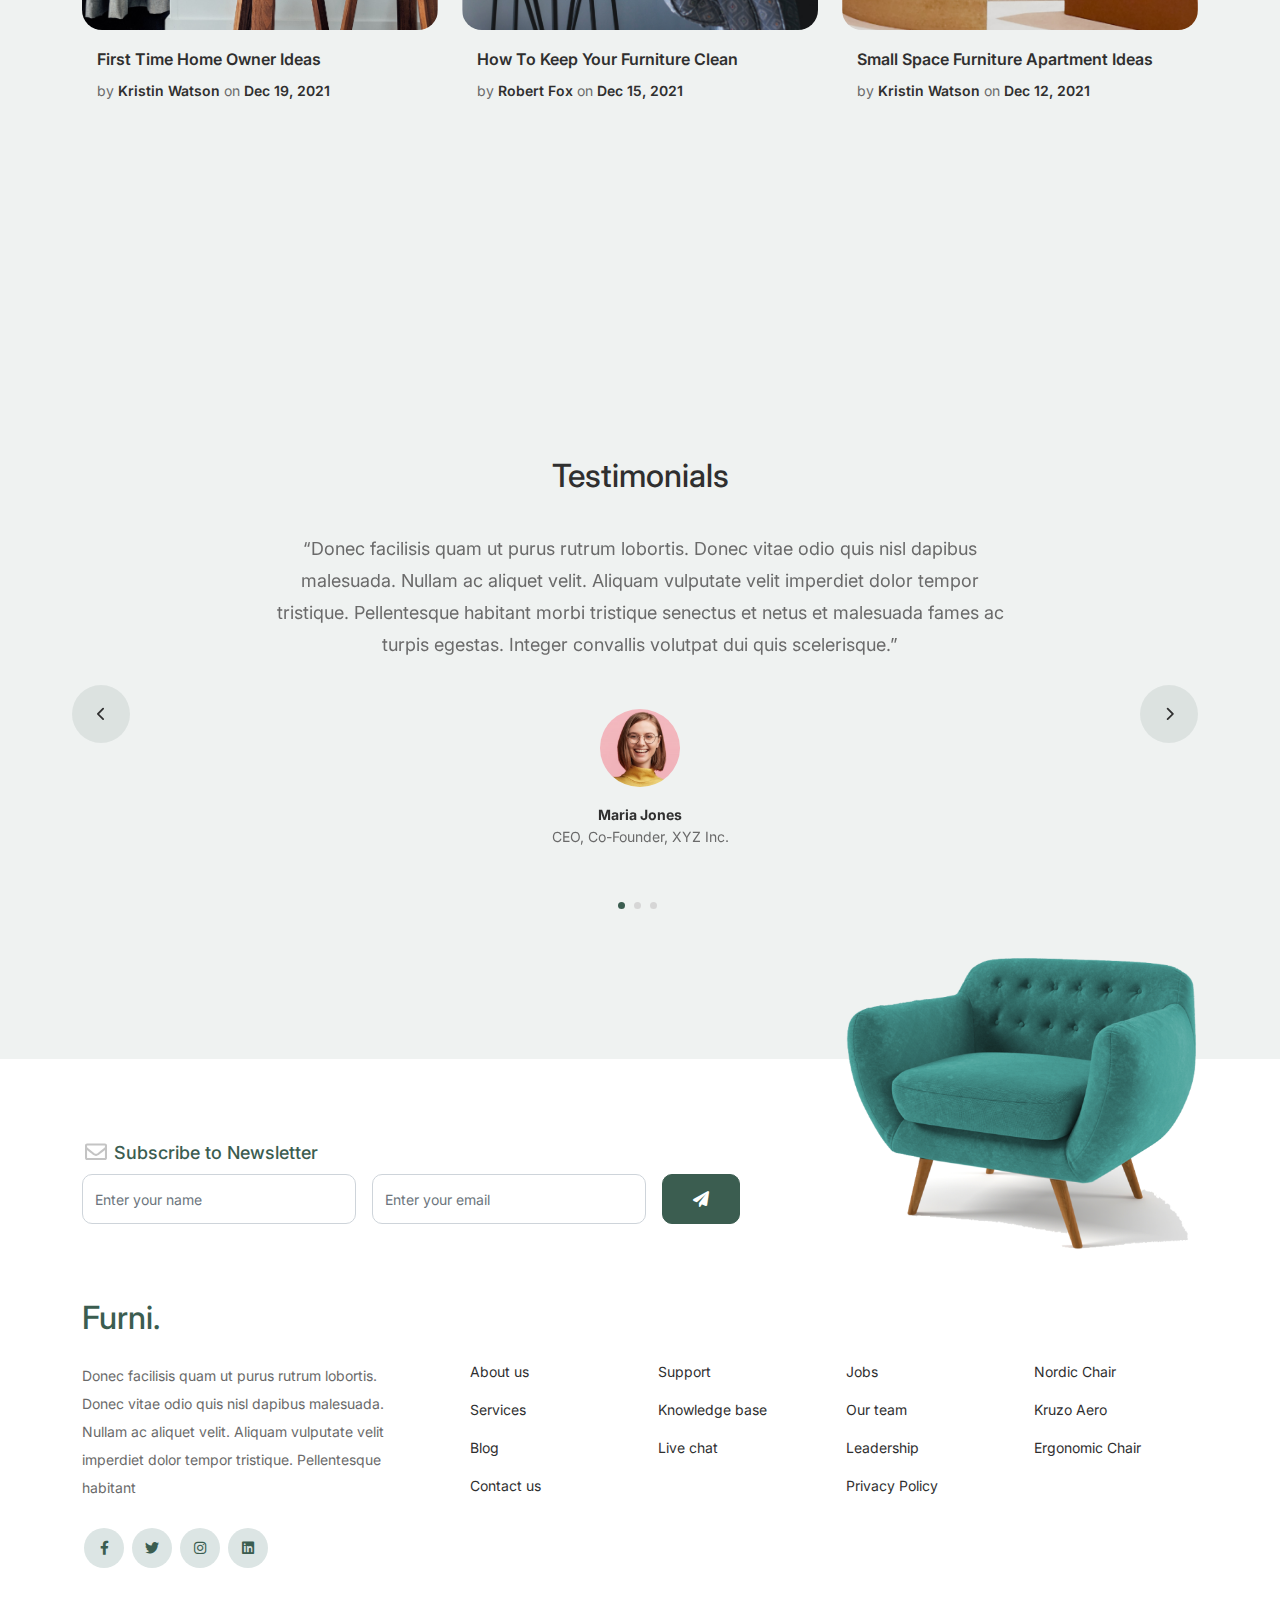
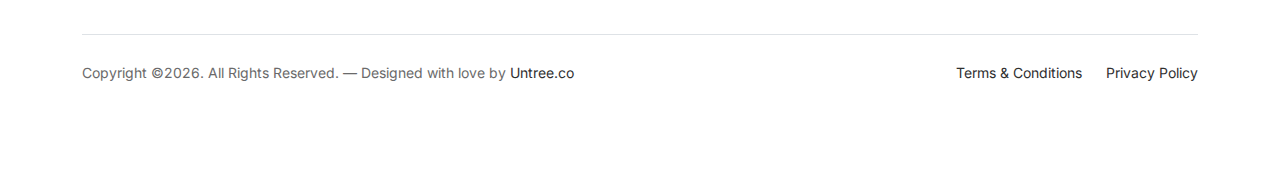
<file: blog.html>
<!-- /*
* Bootstrap 5
* Template Name: Furni
* Template Author: Untree.co
* Template URI: https://untree.co/
* License: https://creativecommons.org/licenses/by/3.0/
*/ -->
<!doctype html>
<html lang="en">
<head>
  <meta charset="utf-8">
  <meta name="viewport" content="width=device-width, initial-scale=1, shrink-to-fit=no">
  <meta name="author" content="Untree.co">
  <link rel="shortcut icon" href="favicon.png">

  <meta name="description" content="" />
  <meta name="keywords" content="bootstrap, bootstrap4" />

		<!-- Bootstrap CSS -->
		<link href="css/bootstrap.min.css" rel="stylesheet">
		<link href="https://cdnjs.cloudflare.com/ajax/libs/font-awesome/6.0.0-beta3/css/all.min.css" rel="stylesheet">
		<link href="css/tiny-slider.css" rel="stylesheet">
		<link href="css/style.css" rel="stylesheet">
		<title>Furni Free Bootstrap 5 Template for Furniture and Interior Design Websites by Untree.co </title>
	</head>

	<body>

		<!-- Start Header/Navigation -->
		<nav class="custom-navbar navbar navbar navbar-expand-md navbar-dark bg-dark" arial-label="Furni navigation bar">

			<div class="container">
				<a class="navbar-brand" href="index.html">Furni<span>.</span></a>

				<button class="navbar-toggler" type="button" data-bs-toggle="collapse" data-bs-target="#navbarsFurni" aria-controls="navbarsFurni" aria-expanded="false" aria-label="Toggle navigation">
					<span class="navbar-toggler-icon"></span>
				</button>

				<div class="collapse navbar-collapse" id="navbarsFurni">
					<ul class="custom-navbar-nav navbar-nav ms-auto mb-2 mb-md-0">
						<li class="nav-item">
							<a class="nav-link" href="index.html">Home</a>
						</li>
						<li><a class="nav-link" href="shop.html">Shop</a></li>
						<li><a class="nav-link" href="about.html">About us</a></li>
						<li><a class="nav-link" href="services.html">Services</a></li>
						<li class="active"><a class="nav-link" href="blog.html">Blog</a></li>
						<li><a class="nav-link" href="contact.html">Contact us</a></li>
					</ul>

					<ul class="custom-navbar-cta navbar-nav mb-2 mb-md-0 ms-5">
						<li><a class="nav-link" href="#"><img src="images/user.svg"></a></li>
						<li><a class="nav-link" href="cart.html"><img src="images/cart.svg"></a></li>
					</ul>
				</div>
			</div>
				
		</nav>
		<!-- End Header/Navigation -->

		<!-- Start Hero Section -->
			<div class="hero">
				<div class="container">
					<div class="row justify-content-between">
						<div class="col-lg-5">
							<div class="intro-excerpt">
								<h1>Blog</h1>
								<p class="mb-4">Donec vitae odio quis nisl dapibus malesuada. Nullam ac aliquet velit. Aliquam vulputate velit imperdiet dolor tempor tristique.</p>
								<p><a href="" class="btn btn-secondary me-2">Shop Now</a><a href="#" class="btn btn-white-outline">Explore</a></p>
							</div>
						</div>
						<div class="col-lg-7">
							<div class="hero-img-wrap">
								<img src="images/couch.png" class="img-fluid">
							</div>
						</div>
					</div>
				</div>
			</div>
		<!-- End Hero Section -->

		

		<!-- Start Blog Section -->
		<div class="blog-section">
			<div class="container">
				
				<div class="row">

					<div class="col-12 col-sm-6 col-md-4 mb-5">
						<div class="post-entry">
							<a href="#" class="post-thumbnail"><img src="images/post-1.jpg" alt="Image" class="img-fluid"></a>
							<div class="post-content-entry">
								<h3><a href="#">First Time Home Owner Ideas</a></h3>
								<div class="meta">
									<span>by <a href="#">Kristin Watson</a></span> <span>on <a href="#">Dec 19, 2021</a></span>
								</div>
							</div>
						</div>
					</div>

					<div class="col-12 col-sm-6 col-md-4 mb-5">
						<div class="post-entry">
							<a href="#" class="post-thumbnail"><img src="images/post-2.jpg" alt="Image" class="img-fluid"></a>
							<div class="post-content-entry">
								<h3><a href="#">How To Keep Your Furniture Clean</a></h3>
								<div class="meta">
									<span>by <a href="#">Robert Fox</a></span> <span>on <a href="#">Dec 15, 2021</a></span>
								</div>
							</div>
						</div>
					</div>

					<div class="col-12 col-sm-6 col-md-4 mb-5">
						<div class="post-entry">
							<a href="#" class="post-thumbnail"><img src="images/post-3.jpg" alt="Image" class="img-fluid"></a>
							<div class="post-content-entry">
								<h3><a href="#">Small Space Furniture Apartment Ideas</a></h3>
								<div class="meta">
									<span>by <a href="#">Kristin Watson</a></span> <span>on <a href="#">Dec 12, 2021</a></span>
								</div>
							</div>
						</div>
					</div>

					<div class="col-12 col-sm-6 col-md-4 mb-5">
						<div class="post-entry">
							<a href="#" class="post-thumbnail"><img src="images/post-1.jpg" alt="Image" class="img-fluid"></a>
							<div class="post-content-entry">
								<h3><a href="#">First Time Home Owner Ideas</a></h3>
								<div class="meta">
									<span>by <a href="#">Kristin Watson</a></span> <span>on <a href="#">Dec 19, 2021</a></span>
								</div>
							</div>
						</div>
					</div>

					<div class="col-12 col-sm-6 col-md-4 mb-5">
						<div class="post-entry">
							<a href="#" class="post-thumbnail"><img src="images/post-2.jpg" alt="Image" class="img-fluid"></a>
							<div class="post-content-entry">
								<h3><a href="#">How To Keep Your Furniture Clean</a></h3>
								<div class="meta">
									<span>by <a href="#">Robert Fox</a></span> <span>on <a href="#">Dec 15, 2021</a></span>
								</div>
							</div>
						</div>
					</div>

					<div class="col-12 col-sm-6 col-md-4 mb-5">
						<div class="post-entry">
							<a href="#" class="post-thumbnail"><img src="images/post-3.jpg" alt="Image" class="img-fluid"></a>
							<div class="post-content-entry">
								<h3><a href="#">Small Space Furniture Apartment Ideas</a></h3>
								<div class="meta">
									<span>by <a href="#">Kristin Watson</a></span> <span>on <a href="#">Dec 12, 2021</a></span>
								</div>
							</div>
						</div>
					</div>

					<div class="col-12 col-sm-6 col-md-4 mb-5">
						<div class="post-entry">
							<a href="#" class="post-thumbnail"><img src="images/post-1.jpg" alt="Image" class="img-fluid"></a>
							<div class="post-content-entry">
								<h3><a href="#">First Time Home Owner Ideas</a></h3>
								<div class="meta">
									<span>by <a href="#">Kristin Watson</a></span> <span>on <a href="#">Dec 19, 2021</a></span>
								</div>
							</div>
						</div>
					</div>

					<div class="col-12 col-sm-6 col-md-4 mb-5">
						<div class="post-entry">
							<a href="#" class="post-thumbnail"><img src="images/post-2.jpg" alt="Image" class="img-fluid"></a>
							<div class="post-content-entry">
								<h3><a href="#">How To Keep Your Furniture Clean</a></h3>
								<div class="meta">
									<span>by <a href="#">Robert Fox</a></span> <span>on <a href="#">Dec 15, 2021</a></span>
								</div>
							</div>
						</div>
					</div>

					<div class="col-12 col-sm-6 col-md-4 mb-5">
						<div class="post-entry">
							<a href="#" class="post-thumbnail"><img src="images/post-3.jpg" alt="Image" class="img-fluid"></a>
							<div class="post-content-entry">
								<h3><a href="#">Small Space Furniture Apartment Ideas</a></h3>
								<div class="meta">
									<span>by <a href="#">Kristin Watson</a></span> <span>on <a href="#">Dec 12, 2021</a></span>
								</div>
							</div>
						</div>
					</div>

				</div>
			</div>
		</div>
		<!-- End Blog Section -->	

		

		<!-- Start Testimonial Slider -->
		<div class="testimonial-section before-footer-section">
			<div class="container">
				<div class="row">
					<div class="col-lg-7 mx-auto text-center">
						<h2 class="section-title">Testimonials</h2>
					</div>
				</div>

				<div class="row justify-content-center">
					<div class="col-lg-12">
						<div class="testimonial-slider-wrap text-center">

							<div id="testimonial-nav">
								<span class="prev" data-controls="prev"><span class="fa fa-chevron-left"></span></span>
								<span class="next" data-controls="next"><span class="fa fa-chevron-right"></span></span>
							</div>

							<div class="testimonial-slider">
								
								<div class="item">
									<div class="row justify-content-center">
										<div class="col-lg-8 mx-auto">

											<div class="testimonial-block text-center">
												<blockquote class="mb-5">
													<p>&ldquo;Donec facilisis quam ut purus rutrum lobortis. Donec vitae odio quis nisl dapibus malesuada. Nullam ac aliquet velit. Aliquam vulputate velit imperdiet dolor tempor tristique. Pellentesque habitant morbi tristique senectus et netus et malesuada fames ac turpis egestas. Integer convallis volutpat dui quis scelerisque.&rdquo;</p>
												</blockquote>

												<div class="author-info">
													<div class="author-pic">
														<img src="images/person-1.png" alt="Maria Jones" class="img-fluid">
													</div>
													<h3 class="font-weight-bold">Maria Jones</h3>
													<span class="position d-block mb-3">CEO, Co-Founder, XYZ Inc.</span>
												</div>
											</div>

										</div>
									</div>
								</div> 
								<!-- END item -->

								<div class="item">
									<div class="row justify-content-center">
										<div class="col-lg-8 mx-auto">

											<div class="testimonial-block text-center">
												<blockquote class="mb-5">
													<p>&ldquo;Donec facilisis quam ut purus rutrum lobortis. Donec vitae odio quis nisl dapibus malesuada. Nullam ac aliquet velit. Aliquam vulputate velit imperdiet dolor tempor tristique. Pellentesque habitant morbi tristique senectus et netus et malesuada fames ac turpis egestas. Integer convallis volutpat dui quis scelerisque.&rdquo;</p>
												</blockquote>

												<div class="author-info">
													<div class="author-pic">
														<img src="images/person-1.png" alt="Maria Jones" class="img-fluid">
													</div>
													<h3 class="font-weight-bold">Maria Jones</h3>
													<span class="position d-block mb-3">CEO, Co-Founder, XYZ Inc.</span>
												</div>
											</div>

										</div>
									</div>
								</div> 
								<!-- END item -->

								<div class="item">
									<div class="row justify-content-center">
										<div class="col-lg-8 mx-auto">

											<div class="testimonial-block text-center">
												<blockquote class="mb-5">
													<p>&ldquo;Donec facilisis quam ut purus rutrum lobortis. Donec vitae odio quis nisl dapibus malesuada. Nullam ac aliquet velit. Aliquam vulputate velit imperdiet dolor tempor tristique. Pellentesque habitant morbi tristique senectus et netus et malesuada fames ac turpis egestas. Integer convallis volutpat dui quis scelerisque.&rdquo;</p>
												</blockquote>

												<div class="author-info">
													<div class="author-pic">
														<img src="images/person-1.png" alt="Maria Jones" class="img-fluid">
													</div>
													<h3 class="font-weight-bold">Maria Jones</h3>
													<span class="position d-block mb-3">CEO, Co-Founder, XYZ Inc.</span>
												</div>
											</div>

										</div>
									</div>
								</div> 
								<!-- END item -->

							</div>

						</div>
					</div>
				</div>
			</div>
		</div>
		<!-- End Testimonial Slider -->

		

		<!-- Start Footer Section -->
		<footer class="footer-section">
			<div class="container relative">

				<div class="sofa-img">
					<img src="images/sofa.png" alt="Image" class="img-fluid">
				</div>

				<div class="row">
					<div class="col-lg-8">
						<div class="subscription-form">
							<h3 class="d-flex align-items-center"><span class="me-1"><img src="images/envelope-outline.svg" alt="Image" class="img-fluid"></span><span>Subscribe to Newsletter</span></h3>

							<form action="#" class="row g-3">
								<div class="col-auto">
									<input type="text" class="form-control" placeholder="Enter your name">
								</div>
								<div class="col-auto">
									<input type="email" class="form-control" placeholder="Enter your email">
								</div>
								<div class="col-auto">
									<button class="btn btn-primary">
										<span class="fa fa-paper-plane"></span>
									</button>
								</div>
							</form>

						</div>
					</div>
				</div>

				<div class="row g-5 mb-5">
					<div class="col-lg-4">
						<div class="mb-4 footer-logo-wrap"><a href="#" class="footer-logo">Furni<span>.</span></a></div>
						<p class="mb-4">Donec facilisis quam ut purus rutrum lobortis. Donec vitae odio quis nisl dapibus malesuada. Nullam ac aliquet velit. Aliquam vulputate velit imperdiet dolor tempor tristique. Pellentesque habitant</p>

						<ul class="list-unstyled custom-social">
							<li><a href="#"><span class="fa fa-brands fa-facebook-f"></span></a></li>
							<li><a href="#"><span class="fa fa-brands fa-twitter"></span></a></li>
							<li><a href="#"><span class="fa fa-brands fa-instagram"></span></a></li>
							<li><a href="#"><span class="fa fa-brands fa-linkedin"></span></a></li>
						</ul>
					</div>

					<div class="col-lg-8">
						<div class="row links-wrap">
							<div class="col-6 col-sm-6 col-md-3">
								<ul class="list-unstyled">
									<li><a href="#">About us</a></li>
									<li><a href="#">Services</a></li>
									<li><a href="#">Blog</a></li>
									<li><a href="#">Contact us</a></li>
								</ul>
							</div>

							<div class="col-6 col-sm-6 col-md-3">
								<ul class="list-unstyled">
									<li><a href="#">Support</a></li>
									<li><a href="#">Knowledge base</a></li>
									<li><a href="#">Live chat</a></li>
								</ul>
							</div>

							<div class="col-6 col-sm-6 col-md-3">
								<ul class="list-unstyled">
									<li><a href="#">Jobs</a></li>
									<li><a href="#">Our team</a></li>
									<li><a href="#">Leadership</a></li>
									<li><a href="#">Privacy Policy</a></li>
								</ul>
							</div>

							<div class="col-6 col-sm-6 col-md-3">
								<ul class="list-unstyled">
									<li><a href="#">Nordic Chair</a></li>
									<li><a href="#">Kruzo Aero</a></li>
									<li><a href="#">Ergonomic Chair</a></li>
								</ul>
							</div>
						</div>
					</div>

				</div>

				<div class="border-top copyright">
					<div class="row pt-4">
						<div class="col-lg-6">
							<p class="mb-2 text-center text-lg-start">Copyright &copy;<script>document.write(new Date().getFullYear());</script>. All Rights Reserved. &mdash; Designed with love by <a href="https://untree.co">Untree.co</a> <!-- License information: https://untree.co/license/ -->
            </p>
						</div>

						<div class="col-lg-6 text-center text-lg-end">
							<ul class="list-unstyled d-inline-flex ms-auto">
								<li class="me-4"><a href="#">Terms &amp; Conditions</a></li>
								<li><a href="#">Privacy Policy</a></li>
							</ul>
						</div>

					</div>
				</div>

			</div>
		</footer>
		<!-- End Footer Section -->	


		<script src="js/bootstrap.bundle.min.js"></script>
		<script src="js/tiny-slider.js"></script>
		<script src="js/custom.js"></script>
	</body>

</html>
</file>
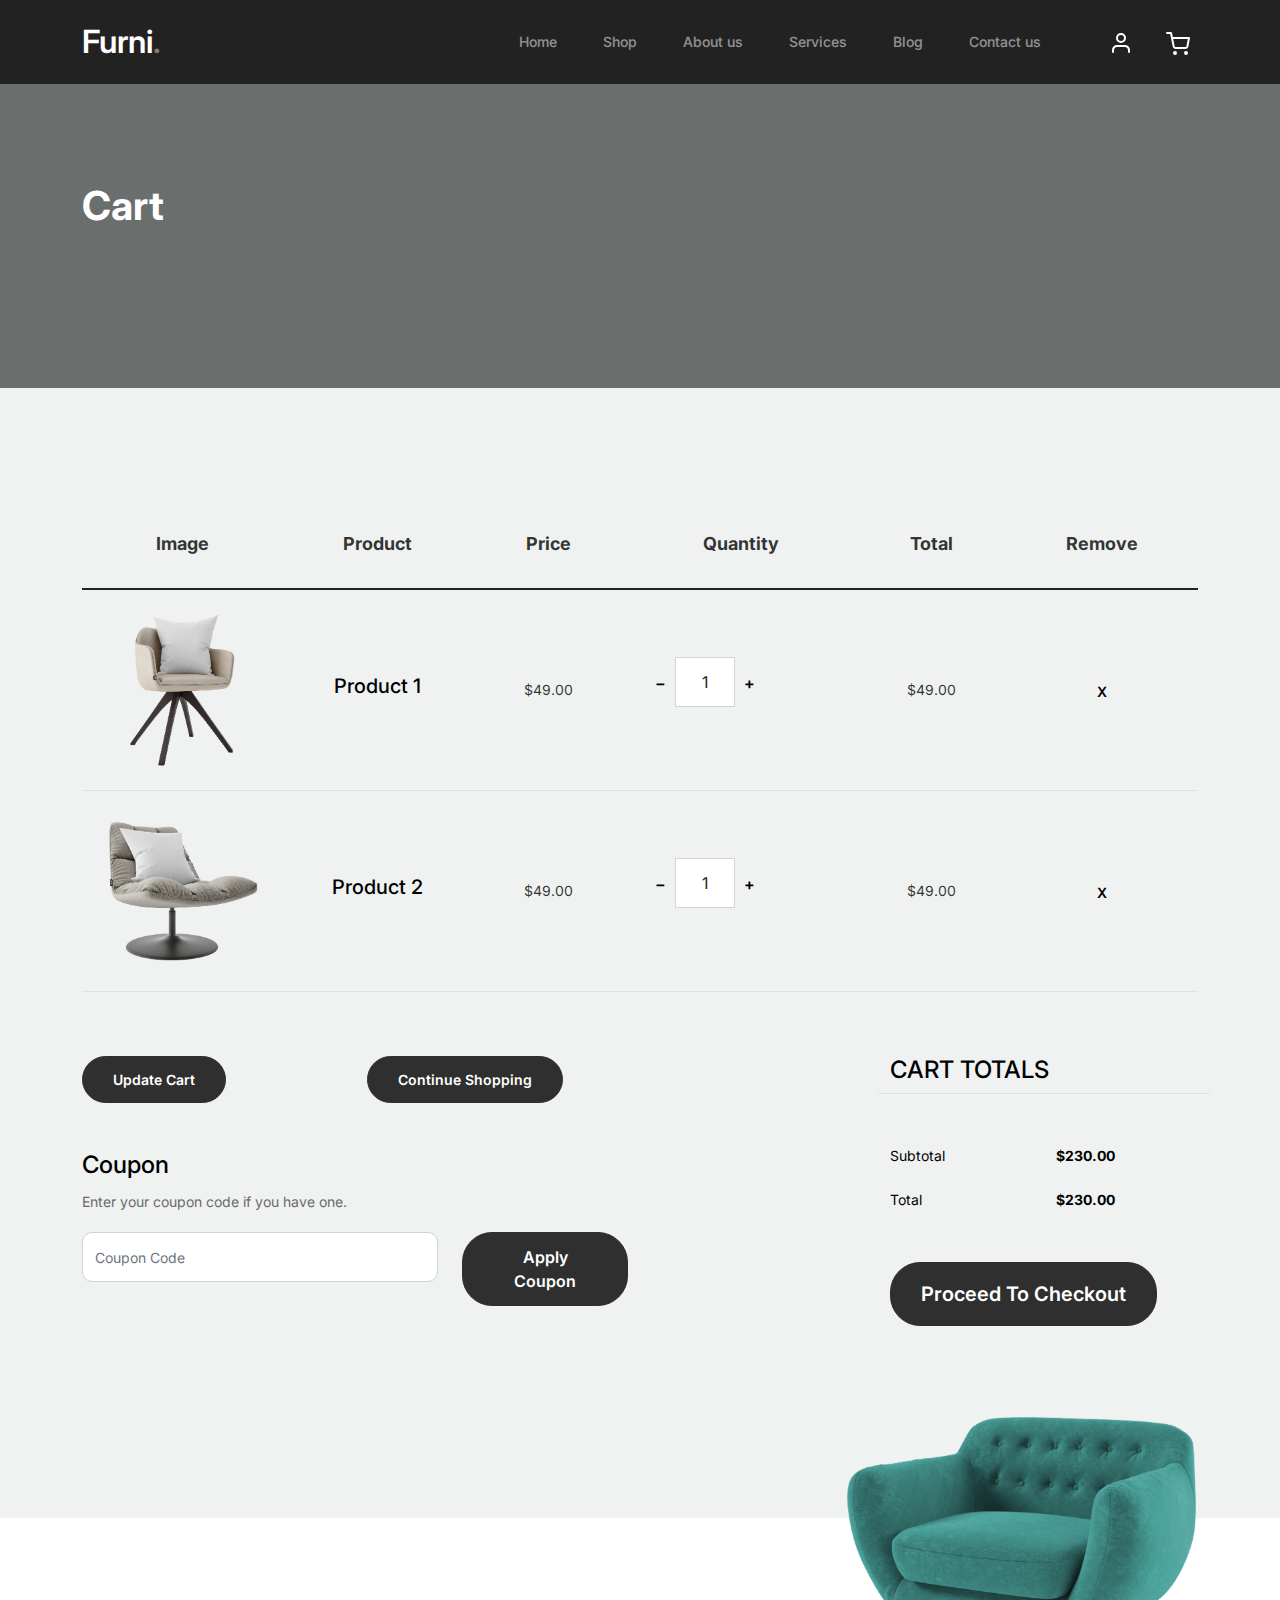
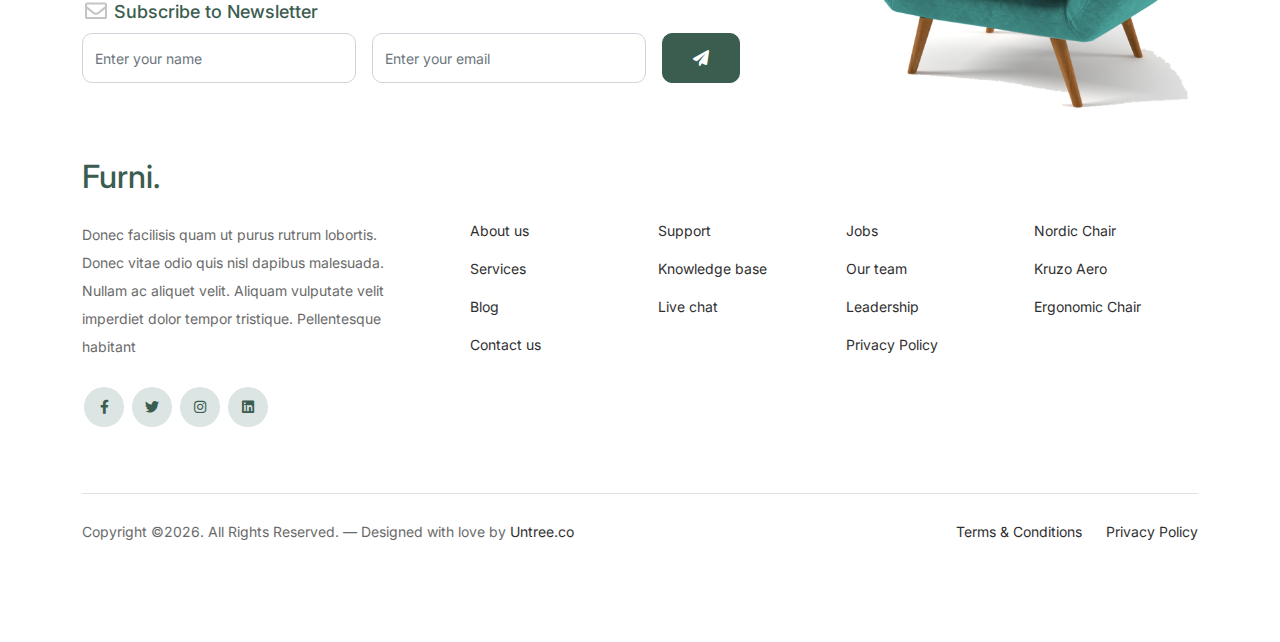
<file: cart.html>
<!-- /*
* Bootstrap 5
* Template Name: Furni
* Template Author: Untree.co
* Template URI: https://untree.co/
* License: https://creativecommons.org/licenses/by/3.0/
*/ -->
<!doctype html>
<html lang="en">
<head>
  <meta charset="utf-8">
  <meta name="viewport" content="width=device-width, initial-scale=1, shrink-to-fit=no">
  <meta name="author" content="Untree.co">
  <link rel="shortcut icon" href="favicon.png">

  <meta name="description" content="" />
  <meta name="keywords" content="bootstrap, bootstrap4" />

		<!-- Bootstrap CSS -->
		<link href="css/bootstrap.min.css" rel="stylesheet">
		<link href="https://cdnjs.cloudflare.com/ajax/libs/font-awesome/6.0.0-beta3/css/all.min.css" rel="stylesheet">
		<link href="css/tiny-slider.css" rel="stylesheet">
		<link href="css/style.css" rel="stylesheet">
		<title>Furni Free Bootstrap 5 Template for Furniture and Interior Design Websites by Untree.co </title>
	</head>

	<body>

		<!-- Start Header/Navigation -->
		<nav class="custom-navbar navbar navbar navbar-expand-md navbar-dark bg-dark" arial-label="Furni navigation bar">

			<div class="container">
				<a class="navbar-brand" href="index.html">Furni<span>.</span></a>

				<button class="navbar-toggler" type="button" data-bs-toggle="collapse" data-bs-target="#navbarsFurni" aria-controls="navbarsFurni" aria-expanded="false" aria-label="Toggle navigation">
					<span class="navbar-toggler-icon"></span>
				</button>

				<div class="collapse navbar-collapse" id="navbarsFurni">
					<ul class="custom-navbar-nav navbar-nav ms-auto mb-2 mb-md-0">
						<li class="nav-item ">
							<a class="nav-link" href="index.html">Home</a>
						</li>
						<li><a class="nav-link" href="shop.html">Shop</a></li>
						<li><a class="nav-link" href="about.html">About us</a></li>
						<li><a class="nav-link" href="services.html">Services</a></li>
						<li><a class="nav-link" href="blog.html">Blog</a></li>
						<li><a class="nav-link" href="contact.html">Contact us</a></li>
					</ul>

					<ul class="custom-navbar-cta navbar-nav mb-2 mb-md-0 ms-5">
						<li><a class="nav-link" href="#"><img src="images/user.svg"></a></li>
						<li><a class="nav-link" href="cart.html"><img src="images/cart.svg"></a></li>
					</ul>
				</div>
			</div>
				
		</nav>
		<!-- End Header/Navigation -->

		<!-- Start Hero Section -->
			<div class="hero">
				<div class="container">
					<div class="row justify-content-between">
						<div class="col-lg-5">
							<div class="intro-excerpt">
								<h1>Cart</h1>
							</div>
						</div>
						<div class="col-lg-7">
							
						</div>
					</div>
				</div>
			</div>
		<!-- End Hero Section -->

		

		<div class="untree_co-section before-footer-section">
            <div class="container">
              <div class="row mb-5">
                <form class="col-md-12" method="post">
                  <div class="site-blocks-table">
                    <table class="table">
                      <thead>
                        <tr>
                          <th class="product-thumbnail">Image</th>
                          <th class="product-name">Product</th>
                          <th class="product-price">Price</th>
                          <th class="product-quantity">Quantity</th>
                          <th class="product-total">Total</th>
                          <th class="product-remove">Remove</th>
                        </tr>
                      </thead>
                      <tbody>
                        <tr>
                          <td class="product-thumbnail">
                            <img src="images/product-1.png" alt="Image" class="img-fluid">
                          </td>
                          <td class="product-name">
                            <h2 class="h5 text-black">Product 1</h2>
                          </td>
                          <td>$49.00</td>
                          <td>
                            <div class="input-group mb-3 d-flex align-items-center quantity-container" style="max-width: 120px;">
                              <div class="input-group-prepend">
                                <button class="btn btn-outline-black decrease" type="button">&minus;</button>
                              </div>
                              <input type="text" class="form-control text-center quantity-amount" value="1" placeholder="" aria-label="Example text with button addon" aria-describedby="button-addon1">
                              <div class="input-group-append">
                                <button class="btn btn-outline-black increase" type="button">&plus;</button>
                              </div>
                            </div>
        
                          </td>
                          <td>$49.00</td>
                          <td><a href="#" class="btn btn-black btn-sm">X</a></td>
                        </tr>
        
                        <tr>
                          <td class="product-thumbnail">
                            <img src="images/product-2.png" alt="Image" class="img-fluid">
                          </td>
                          <td class="product-name">
                            <h2 class="h5 text-black">Product 2</h2>
                          </td>
                          <td>$49.00</td>
                          <td>
                            <div class="input-group mb-3 d-flex align-items-center quantity-container" style="max-width: 120px;">
                              <div class="input-group-prepend">
                                <button class="btn btn-outline-black decrease" type="button">&minus;</button>
                              </div>
                              <input type="text" class="form-control text-center quantity-amount" value="1" placeholder="" aria-label="Example text with button addon" aria-describedby="button-addon1">
                              <div class="input-group-append">
                                <button class="btn btn-outline-black increase" type="button">&plus;</button>
                              </div>
                            </div>
        
                          </td>
                          <td>$49.00</td>
                          <td><a href="#" class="btn btn-black btn-sm">X</a></td>
                        </tr>
                      </tbody>
                    </table>
                  </div>
                </form>
              </div>
        
              <div class="row">
                <div class="col-md-6">
                  <div class="row mb-5">
                    <div class="col-md-6 mb-3 mb-md-0">
                      <button class="btn btn-black btn-sm btn-block">Update Cart</button>
                    </div>
                    <div class="col-md-6">
                      <button class="btn btn-outline-black btn-sm btn-block">Continue Shopping</button>
                    </div>
                  </div>
                  <div class="row">
                    <div class="col-md-12">
                      <label class="text-black h4" for="coupon">Coupon</label>
                      <p>Enter your coupon code if you have one.</p>
                    </div>
                    <div class="col-md-8 mb-3 mb-md-0">
                      <input type="text" class="form-control py-3" id="coupon" placeholder="Coupon Code">
                    </div>
                    <div class="col-md-4">
                      <button class="btn btn-black">Apply Coupon</button>
                    </div>
                  </div>
                </div>
                <div class="col-md-6 pl-5">
                  <div class="row justify-content-end">
                    <div class="col-md-7">
                      <div class="row">
                        <div class="col-md-12 text-right border-bottom mb-5">
                          <h3 class="text-black h4 text-uppercase">Cart Totals</h3>
                        </div>
                      </div>
                      <div class="row mb-3">
                        <div class="col-md-6">
                          <span class="text-black">Subtotal</span>
                        </div>
                        <div class="col-md-6 text-right">
                          <strong class="text-black">$230.00</strong>
                        </div>
                      </div>
                      <div class="row mb-5">
                        <div class="col-md-6">
                          <span class="text-black">Total</span>
                        </div>
                        <div class="col-md-6 text-right">
                          <strong class="text-black">$230.00</strong>
                        </div>
                      </div>
        
                      <div class="row">
                        <div class="col-md-12">
                          <button class="btn btn-black btn-lg py-3 btn-block" onclick="window.location='checkout.html'">Proceed To Checkout</button>
                        </div>
                      </div>
                    </div>
                  </div>
                </div>
              </div>
            </div>
          </div>
		

		<!-- Start Footer Section -->
		<footer class="footer-section">
			<div class="container relative">

				<div class="sofa-img">
					<img src="images/sofa.png" alt="Image" class="img-fluid">
				</div>

				<div class="row">
					<div class="col-lg-8">
						<div class="subscription-form">
							<h3 class="d-flex align-items-center"><span class="me-1"><img src="images/envelope-outline.svg" alt="Image" class="img-fluid"></span><span>Subscribe to Newsletter</span></h3>

							<form action="#" class="row g-3">
								<div class="col-auto">
									<input type="text" class="form-control" placeholder="Enter your name">
								</div>
								<div class="col-auto">
									<input type="email" class="form-control" placeholder="Enter your email">
								</div>
								<div class="col-auto">
									<button class="btn btn-primary">
										<span class="fa fa-paper-plane"></span>
									</button>
								</div>
							</form>

						</div>
					</div>
				</div>

				<div class="row g-5 mb-5">
					<div class="col-lg-4">
						<div class="mb-4 footer-logo-wrap"><a href="#" class="footer-logo">Furni<span>.</span></a></div>
						<p class="mb-4">Donec facilisis quam ut purus rutrum lobortis. Donec vitae odio quis nisl dapibus malesuada. Nullam ac aliquet velit. Aliquam vulputate velit imperdiet dolor tempor tristique. Pellentesque habitant</p>

						<ul class="list-unstyled custom-social">
							<li><a href="#"><span class="fa fa-brands fa-facebook-f"></span></a></li>
							<li><a href="#"><span class="fa fa-brands fa-twitter"></span></a></li>
							<li><a href="#"><span class="fa fa-brands fa-instagram"></span></a></li>
							<li><a href="#"><span class="fa fa-brands fa-linkedin"></span></a></li>
						</ul>
					</div>

					<div class="col-lg-8">
						<div class="row links-wrap">
							<div class="col-6 col-sm-6 col-md-3">
								<ul class="list-unstyled">
									<li><a href="#">About us</a></li>
									<li><a href="#">Services</a></li>
									<li><a href="#">Blog</a></li>
									<li><a href="#">Contact us</a></li>
								</ul>
							</div>

							<div class="col-6 col-sm-6 col-md-3">
								<ul class="list-unstyled">
									<li><a href="#">Support</a></li>
									<li><a href="#">Knowledge base</a></li>
									<li><a href="#">Live chat</a></li>
								</ul>
							</div>

							<div class="col-6 col-sm-6 col-md-3">
								<ul class="list-unstyled">
									<li><a href="#">Jobs</a></li>
									<li><a href="#">Our team</a></li>
									<li><a href="#">Leadership</a></li>
									<li><a href="#">Privacy Policy</a></li>
								</ul>
							</div>

							<div class="col-6 col-sm-6 col-md-3">
								<ul class="list-unstyled">
									<li><a href="#">Nordic Chair</a></li>
									<li><a href="#">Kruzo Aero</a></li>
									<li><a href="#">Ergonomic Chair</a></li>
								</ul>
							</div>
						</div>
					</div>

				</div>

				<div class="border-top copyright">
					<div class="row pt-4">
						<div class="col-lg-6">
							<p class="mb-2 text-center text-lg-start">Copyright &copy;<script>document.write(new Date().getFullYear());</script>. All Rights Reserved. &mdash; Designed with love by <a href="https://untree.co">Untree.co</a> <!-- License information: https://untree.co/license/ -->
            </p>
						</div>

						<div class="col-lg-6 text-center text-lg-end">
							<ul class="list-unstyled d-inline-flex ms-auto">
								<li class="me-4"><a href="#">Terms &amp; Conditions</a></li>
								<li><a href="#">Privacy Policy</a></li>
							</ul>
						</div>

					</div>
				</div>

			</div>
		</footer>
		<!-- End Footer Section -->	


		<script src="js/bootstrap.bundle.min.js"></script>
		<script src="js/tiny-slider.js"></script>
		<script src="js/custom.js"></script>
	</body>

</html>
</file>
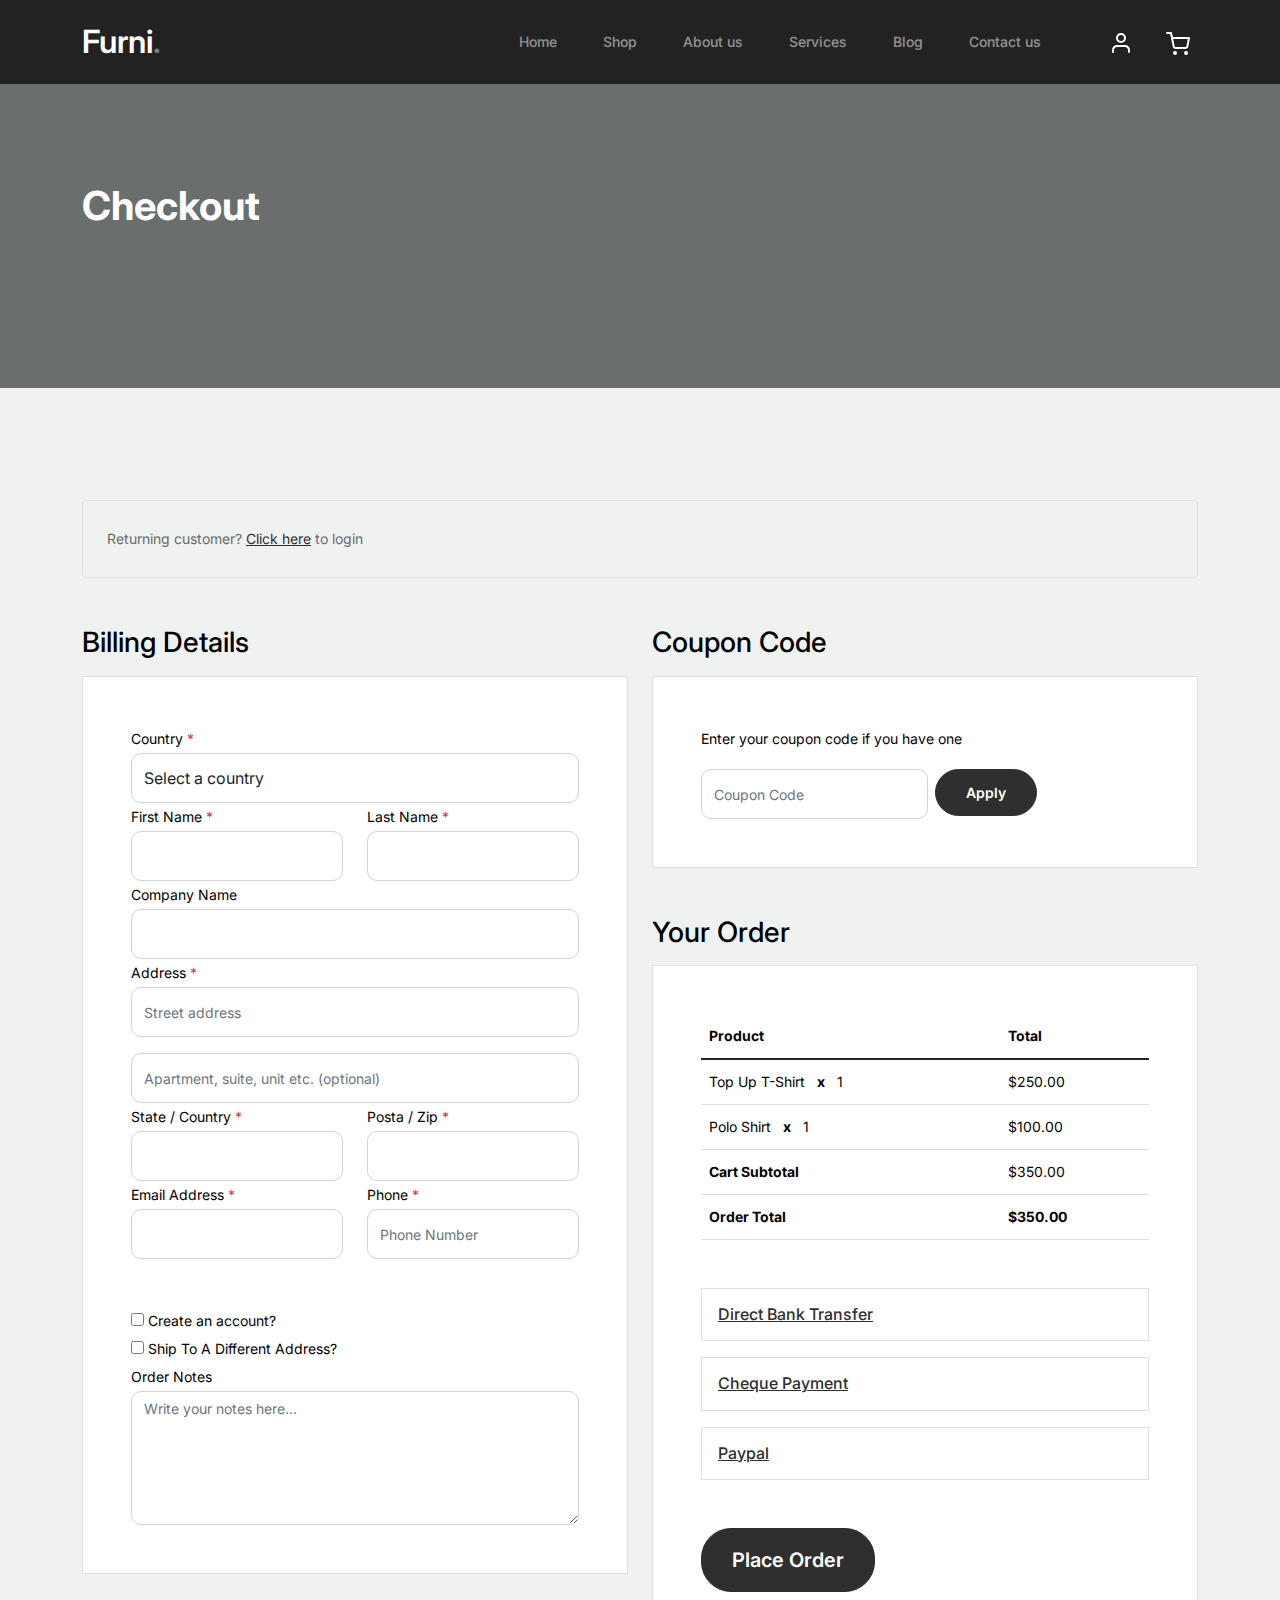
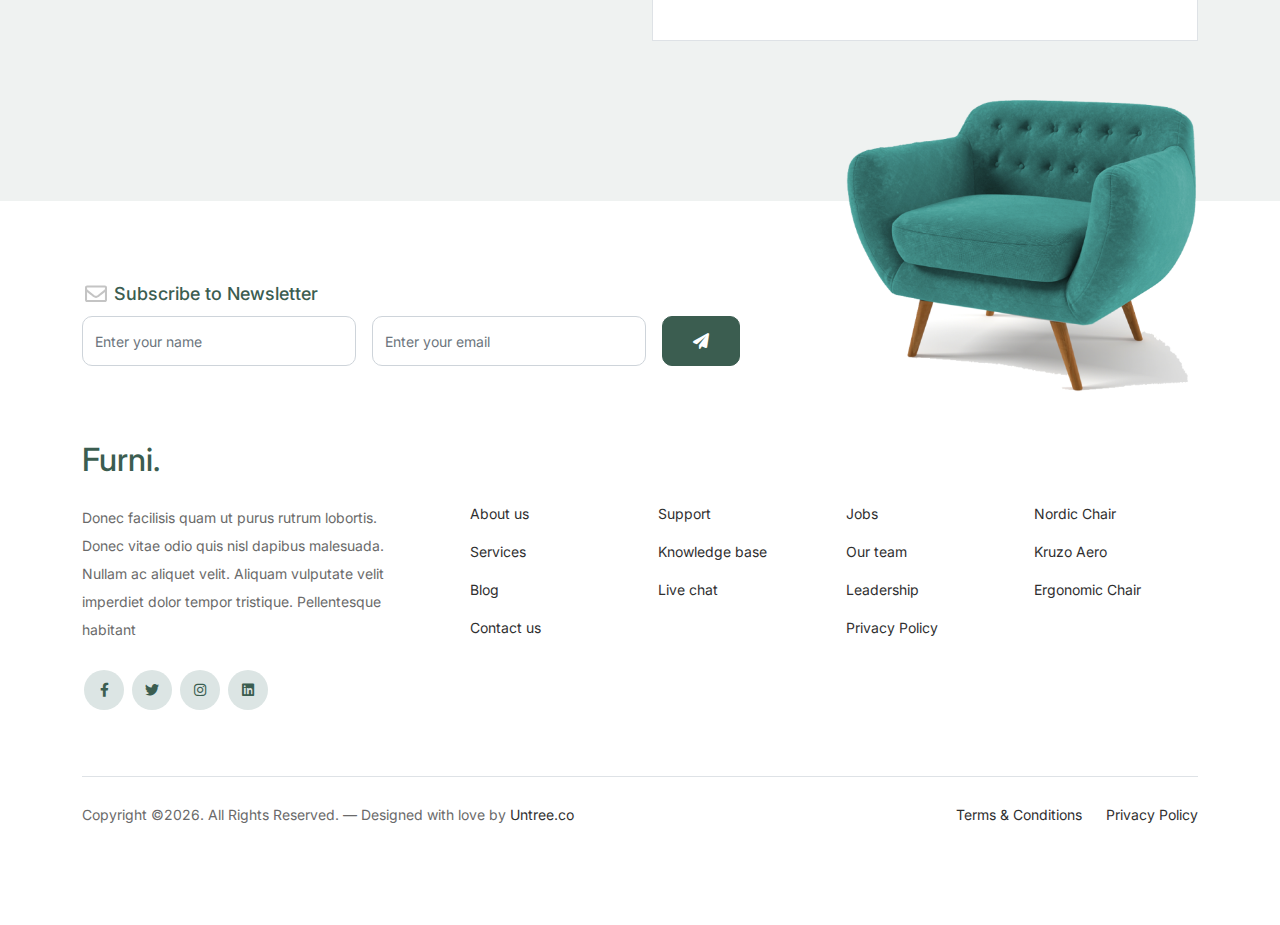
<file: checkout.html>
<!-- /*
* Bootstrap 5
* Template Name: Furni
* Template Author: Untree.co
* Template URI: https://untree.co/
* License: https://creativecommons.org/licenses/by/3.0/
*/ -->
<!doctype html>
<html lang="en">
<head>
  <meta charset="utf-8">
  <meta name="viewport" content="width=device-width, initial-scale=1, shrink-to-fit=no">
  <meta name="author" content="Untree.co">
  <link rel="shortcut icon" href="favicon.png">

  <meta name="description" content="" />
  <meta name="keywords" content="bootstrap, bootstrap4" />

		<!-- Bootstrap CSS -->
		<link href="css/bootstrap.min.css" rel="stylesheet">
		<link href="https://cdnjs.cloudflare.com/ajax/libs/font-awesome/6.0.0-beta3/css/all.min.css" rel="stylesheet">
		<link href="css/tiny-slider.css" rel="stylesheet">
		<link href="css/style.css" rel="stylesheet">
		<title>Furni Free Bootstrap 5 Template for Furniture and Interior Design Websites by Untree.co </title>
	</head>

	<body>

		<!-- Start Header/Navigation -->
		<nav class="custom-navbar navbar navbar navbar-expand-md navbar-dark bg-dark" arial-label="Furni navigation bar">

			<div class="container">
				<a class="navbar-brand" href="index.html">Furni<span>.</span></a>

				<button class="navbar-toggler" type="button" data-bs-toggle="collapse" data-bs-target="#navbarsFurni" aria-controls="navbarsFurni" aria-expanded="false" aria-label="Toggle navigation">
					<span class="navbar-toggler-icon"></span>
				</button>

				<div class="collapse navbar-collapse" id="navbarsFurni">
					<ul class="custom-navbar-nav navbar-nav ms-auto mb-2 mb-md-0">
						<li class="nav-item ">
							<a class="nav-link" href="index.html">Home</a>
						</li>
						<li><a class="nav-link" href="shop.html">Shop</a></li>
						<li><a class="nav-link" href="about.html">About us</a></li>
						<li><a class="nav-link" href="services.html">Services</a></li>
						<li><a class="nav-link" href="blog.html">Blog</a></li>
						<li><a class="nav-link" href="contact.html">Contact us</a></li>
					</ul>

					<ul class="custom-navbar-cta navbar-nav mb-2 mb-md-0 ms-5">
						<li><a class="nav-link" href="#"><img src="images/user.svg"></a></li>
						<li><a class="nav-link" href="cart.html"><img src="images/cart.svg"></a></li>
					</ul>
				</div>
			</div>
				
		</nav>
		<!-- End Header/Navigation -->

		<!-- Start Hero Section -->
			<div class="hero">
				<div class="container">
					<div class="row justify-content-between">
						<div class="col-lg-5">
							<div class="intro-excerpt">
								<h1>Checkout</h1>
							</div>
						</div>
						<div class="col-lg-7">
							
						</div>
					</div>
				</div>
			</div>
		<!-- End Hero Section -->

		<div class="untree_co-section">
		    <div class="container">
		      <div class="row mb-5">
		        <div class="col-md-12">
		          <div class="border p-4 rounded" role="alert">
		            Returning customer? <a href="#">Click here</a> to login
		          </div>
		        </div>
		      </div>
		      <div class="row">
		        <div class="col-md-6 mb-5 mb-md-0">
		          <h2 class="h3 mb-3 text-black">Billing Details</h2>
		          <div class="p-3 p-lg-5 border bg-white">
		            <div class="form-group">
		              <label for="c_country" class="text-black">Country <span class="text-danger">*</span></label>
		              <select id="c_country" class="form-control">
		                <option value="1">Select a country</option>    
		                <option value="2">bangladesh</option>    
		                <option value="3">Algeria</option>    
		                <option value="4">Afghanistan</option>    
		                <option value="5">Ghana</option>    
		                <option value="6">Albania</option>    
		                <option value="7">Bahrain</option>    
		                <option value="8">Colombia</option>    
		                <option value="9">Dominican Republic</option>    
		              </select>
		            </div>
		            <div class="form-group row">
		              <div class="col-md-6">
		                <label for="c_fname" class="text-black">First Name <span class="text-danger">*</span></label>
		                <input type="text" class="form-control" id="c_fname" name="c_fname">
		              </div>
		              <div class="col-md-6">
		                <label for="c_lname" class="text-black">Last Name <span class="text-danger">*</span></label>
		                <input type="text" class="form-control" id="c_lname" name="c_lname">
		              </div>
		            </div>

		            <div class="form-group row">
		              <div class="col-md-12">
		                <label for="c_companyname" class="text-black">Company Name </label>
		                <input type="text" class="form-control" id="c_companyname" name="c_companyname">
		              </div>
		            </div>

		            <div class="form-group row">
		              <div class="col-md-12">
		                <label for="c_address" class="text-black">Address <span class="text-danger">*</span></label>
		                <input type="text" class="form-control" id="c_address" name="c_address" placeholder="Street address">
		              </div>
		            </div>

		            <div class="form-group mt-3">
		              <input type="text" class="form-control" placeholder="Apartment, suite, unit etc. (optional)">
		            </div>

		            <div class="form-group row">
		              <div class="col-md-6">
		                <label for="c_state_country" class="text-black">State / Country <span class="text-danger">*</span></label>
		                <input type="text" class="form-control" id="c_state_country" name="c_state_country">
		              </div>
		              <div class="col-md-6">
		                <label for="c_postal_zip" class="text-black">Posta / Zip <span class="text-danger">*</span></label>
		                <input type="text" class="form-control" id="c_postal_zip" name="c_postal_zip">
		              </div>
		            </div>

		            <div class="form-group row mb-5">
		              <div class="col-md-6">
		                <label for="c_email_address" class="text-black">Email Address <span class="text-danger">*</span></label>
		                <input type="text" class="form-control" id="c_email_address" name="c_email_address">
		              </div>
		              <div class="col-md-6">
		                <label for="c_phone" class="text-black">Phone <span class="text-danger">*</span></label>
		                <input type="text" class="form-control" id="c_phone" name="c_phone" placeholder="Phone Number">
		              </div>
		            </div>

		            <div class="form-group">
		              <label for="c_create_account" class="text-black" data-bs-toggle="collapse" href="#create_an_account" role="button" aria-expanded="false" aria-controls="create_an_account"><input type="checkbox" value="1" id="c_create_account"> Create an account?</label>
		              <div class="collapse" id="create_an_account">
		                <div class="py-2 mb-4">
		                  <p class="mb-3">Create an account by entering the information below. If you are a returning customer please login at the top of the page.</p>
		                  <div class="form-group">
		                    <label for="c_account_password" class="text-black">Account Password</label>
		                    <input type="email" class="form-control" id="c_account_password" name="c_account_password" placeholder="">
		                  </div>
		                </div>
		              </div>
		            </div>


		            <div class="form-group">
		              <label for="c_ship_different_address" class="text-black" data-bs-toggle="collapse" href="#ship_different_address" role="button" aria-expanded="false" aria-controls="ship_different_address"><input type="checkbox" value="1" id="c_ship_different_address"> Ship To A Different Address?</label>
		              <div class="collapse" id="ship_different_address">
		                <div class="py-2">

		                  <div class="form-group">
		                    <label for="c_diff_country" class="text-black">Country <span class="text-danger">*</span></label>
		                    <select id="c_diff_country" class="form-control">
		                      <option value="1">Select a country</option>    
		                      <option value="2">bangladesh</option>    
		                      <option value="3">Algeria</option>    
		                      <option value="4">Afghanistan</option>    
		                      <option value="5">Ghana</option>    
		                      <option value="6">Albania</option>    
		                      <option value="7">Bahrain</option>    
		                      <option value="8">Colombia</option>    
		                      <option value="9">Dominican Republic</option>    
		                    </select>
		                  </div>


		                  <div class="form-group row">
		                    <div class="col-md-6">
		                      <label for="c_diff_fname" class="text-black">First Name <span class="text-danger">*</span></label>
		                      <input type="text" class="form-control" id="c_diff_fname" name="c_diff_fname">
		                    </div>
		                    <div class="col-md-6">
		                      <label for="c_diff_lname" class="text-black">Last Name <span class="text-danger">*</span></label>
		                      <input type="text" class="form-control" id="c_diff_lname" name="c_diff_lname">
		                    </div>
		                  </div>

		                  <div class="form-group row">
		                    <div class="col-md-12">
		                      <label for="c_diff_companyname" class="text-black">Company Name </label>
		                      <input type="text" class="form-control" id="c_diff_companyname" name="c_diff_companyname">
		                    </div>
		                  </div>

		                  <div class="form-group row  mb-3">
		                    <div class="col-md-12">
		                      <label for="c_diff_address" class="text-black">Address <span class="text-danger">*</span></label>
		                      <input type="text" class="form-control" id="c_diff_address" name="c_diff_address" placeholder="Street address">
		                    </div>
		                  </div>

		                  <div class="form-group">
		                    <input type="text" class="form-control" placeholder="Apartment, suite, unit etc. (optional)">
		                  </div>

		                  <div class="form-group row">
		                    <div class="col-md-6">
		                      <label for="c_diff_state_country" class="text-black">State / Country <span class="text-danger">*</span></label>
		                      <input type="text" class="form-control" id="c_diff_state_country" name="c_diff_state_country">
		                    </div>
		                    <div class="col-md-6">
		                      <label for="c_diff_postal_zip" class="text-black">Posta / Zip <span class="text-danger">*</span></label>
		                      <input type="text" class="form-control" id="c_diff_postal_zip" name="c_diff_postal_zip">
		                    </div>
		                  </div>

		                  <div class="form-group row mb-5">
		                    <div class="col-md-6">
		                      <label for="c_diff_email_address" class="text-black">Email Address <span class="text-danger">*</span></label>
		                      <input type="text" class="form-control" id="c_diff_email_address" name="c_diff_email_address">
		                    </div>
		                    <div class="col-md-6">
		                      <label for="c_diff_phone" class="text-black">Phone <span class="text-danger">*</span></label>
		                      <input type="text" class="form-control" id="c_diff_phone" name="c_diff_phone" placeholder="Phone Number">
		                    </div>
		                  </div>

		                </div>

		              </div>
		            </div>

		            <div class="form-group">
		              <label for="c_order_notes" class="text-black">Order Notes</label>
		              <textarea name="c_order_notes" id="c_order_notes" cols="30" rows="5" class="form-control" placeholder="Write your notes here..."></textarea>
		            </div>

		          </div>
		        </div>
		        <div class="col-md-6">

		          <div class="row mb-5">
		            <div class="col-md-12">
		              <h2 class="h3 mb-3 text-black">Coupon Code</h2>
		              <div class="p-3 p-lg-5 border bg-white">

		                <label for="c_code" class="text-black mb-3">Enter your coupon code if you have one</label>
		                <div class="input-group w-75 couponcode-wrap">
		                  <input type="text" class="form-control me-2" id="c_code" placeholder="Coupon Code" aria-label="Coupon Code" aria-describedby="button-addon2">
		                  <div class="input-group-append">
		                    <button class="btn btn-black btn-sm" type="button" id="button-addon2">Apply</button>
		                  </div>
		                </div>

		              </div>
		            </div>
		          </div>

		          <div class="row mb-5">
		            <div class="col-md-12">
		              <h2 class="h3 mb-3 text-black">Your Order</h2>
		              <div class="p-3 p-lg-5 border bg-white">
		                <table class="table site-block-order-table mb-5">
		                  <thead>
		                    <th>Product</th>
		                    <th>Total</th>
		                  </thead>
		                  <tbody>
		                    <tr>
		                      <td>Top Up T-Shirt <strong class="mx-2">x</strong> 1</td>
		                      <td>$250.00</td>
		                    </tr>
		                    <tr>
		                      <td>Polo Shirt <strong class="mx-2">x</strong>   1</td>
		                      <td>$100.00</td>
		                    </tr>
		                    <tr>
		                      <td class="text-black font-weight-bold"><strong>Cart Subtotal</strong></td>
		                      <td class="text-black">$350.00</td>
		                    </tr>
		                    <tr>
		                      <td class="text-black font-weight-bold"><strong>Order Total</strong></td>
		                      <td class="text-black font-weight-bold"><strong>$350.00</strong></td>
		                    </tr>
		                  </tbody>
		                </table>

		                <div class="border p-3 mb-3">
		                  <h3 class="h6 mb-0"><a class="d-block" data-bs-toggle="collapse" href="#collapsebank" role="button" aria-expanded="false" aria-controls="collapsebank">Direct Bank Transfer</a></h3>

		                  <div class="collapse" id="collapsebank">
		                    <div class="py-2">
		                      <p class="mb-0">Make your payment directly into our bank account. Please use your Order ID as the payment reference. Your order won’t be shipped until the funds have cleared in our account.</p>
		                    </div>
		                  </div>
		                </div>

		                <div class="border p-3 mb-3">
		                  <h3 class="h6 mb-0"><a class="d-block" data-bs-toggle="collapse" href="#collapsecheque" role="button" aria-expanded="false" aria-controls="collapsecheque">Cheque Payment</a></h3>

		                  <div class="collapse" id="collapsecheque">
		                    <div class="py-2">
		                      <p class="mb-0">Make your payment directly into our bank account. Please use your Order ID as the payment reference. Your order won’t be shipped until the funds have cleared in our account.</p>
		                    </div>
		                  </div>
		                </div>

		                <div class="border p-3 mb-5">
		                  <h3 class="h6 mb-0"><a class="d-block" data-bs-toggle="collapse" href="#collapsepaypal" role="button" aria-expanded="false" aria-controls="collapsepaypal">Paypal</a></h3>

		                  <div class="collapse" id="collapsepaypal">
		                    <div class="py-2">
		                      <p class="mb-0">Make your payment directly into our bank account. Please use your Order ID as the payment reference. Your order won’t be shipped until the funds have cleared in our account.</p>
		                    </div>
		                  </div>
		                </div>

		                <div class="form-group">
		                  <button class="btn btn-black btn-lg py-3 btn-block" onclick="window.location='thankyou.html'">Place Order</button>
		                </div>

		              </div>
		            </div>
		          </div>

		        </div>
		      </div>
		      <!-- </form> -->
		    </div>
		  </div>

		<!-- Start Footer Section -->
		<footer class="footer-section">
			<div class="container relative">

				<div class="sofa-img">
					<img src="images/sofa.png" alt="Image" class="img-fluid">
				</div>

				<div class="row">
					<div class="col-lg-8">
						<div class="subscription-form">
							<h3 class="d-flex align-items-center"><span class="me-1"><img src="images/envelope-outline.svg" alt="Image" class="img-fluid"></span><span>Subscribe to Newsletter</span></h3>

							<form action="#" class="row g-3">
								<div class="col-auto">
									<input type="text" class="form-control" placeholder="Enter your name">
								</div>
								<div class="col-auto">
									<input type="email" class="form-control" placeholder="Enter your email">
								</div>
								<div class="col-auto">
									<button class="btn btn-primary">
										<span class="fa fa-paper-plane"></span>
									</button>
								</div>
							</form>

						</div>
					</div>
				</div>

				<div class="row g-5 mb-5">
					<div class="col-lg-4">
						<div class="mb-4 footer-logo-wrap"><a href="#" class="footer-logo">Furni<span>.</span></a></div>
						<p class="mb-4">Donec facilisis quam ut purus rutrum lobortis. Donec vitae odio quis nisl dapibus malesuada. Nullam ac aliquet velit. Aliquam vulputate velit imperdiet dolor tempor tristique. Pellentesque habitant</p>

						<ul class="list-unstyled custom-social">
							<li><a href="#"><span class="fa fa-brands fa-facebook-f"></span></a></li>
							<li><a href="#"><span class="fa fa-brands fa-twitter"></span></a></li>
							<li><a href="#"><span class="fa fa-brands fa-instagram"></span></a></li>
							<li><a href="#"><span class="fa fa-brands fa-linkedin"></span></a></li>
						</ul>
					</div>

					<div class="col-lg-8">
						<div class="row links-wrap">
							<div class="col-6 col-sm-6 col-md-3">
								<ul class="list-unstyled">
									<li><a href="#">About us</a></li>
									<li><a href="#">Services</a></li>
									<li><a href="#">Blog</a></li>
									<li><a href="#">Contact us</a></li>
								</ul>
							</div>

							<div class="col-6 col-sm-6 col-md-3">
								<ul class="list-unstyled">
									<li><a href="#">Support</a></li>
									<li><a href="#">Knowledge base</a></li>
									<li><a href="#">Live chat</a></li>
								</ul>
							</div>

							<div class="col-6 col-sm-6 col-md-3">
								<ul class="list-unstyled">
									<li><a href="#">Jobs</a></li>
									<li><a href="#">Our team</a></li>
									<li><a href="#">Leadership</a></li>
									<li><a href="#">Privacy Policy</a></li>
								</ul>
							</div>

							<div class="col-6 col-sm-6 col-md-3">
								<ul class="list-unstyled">
									<li><a href="#">Nordic Chair</a></li>
									<li><a href="#">Kruzo Aero</a></li>
									<li><a href="#">Ergonomic Chair</a></li>
								</ul>
							</div>
						</div>
					</div>

				</div>

				<div class="border-top copyright">
					<div class="row pt-4">
						<div class="col-lg-6">
							<p class="mb-2 text-center text-lg-start">Copyright &copy;<script>document.write(new Date().getFullYear());</script>. All Rights Reserved. &mdash; Designed with love by <a href="https://untree.co">Untree.co</a> <!-- License information: https://untree.co/license/ -->
            </p>
						</div>

						<div class="col-lg-6 text-center text-lg-end">
							<ul class="list-unstyled d-inline-flex ms-auto">
								<li class="me-4"><a href="#">Terms &amp; Conditions</a></li>
								<li><a href="#">Privacy Policy</a></li>
							</ul>
						</div>

					</div>
				</div>

			</div>
		</footer>
		<!-- End Footer Section -->	


		<script src="js/bootstrap.bundle.min.js"></script>
		<script src="js/tiny-slider.js"></script>
		<script src="js/custom.js"></script>
	</body>

</html>
</file>
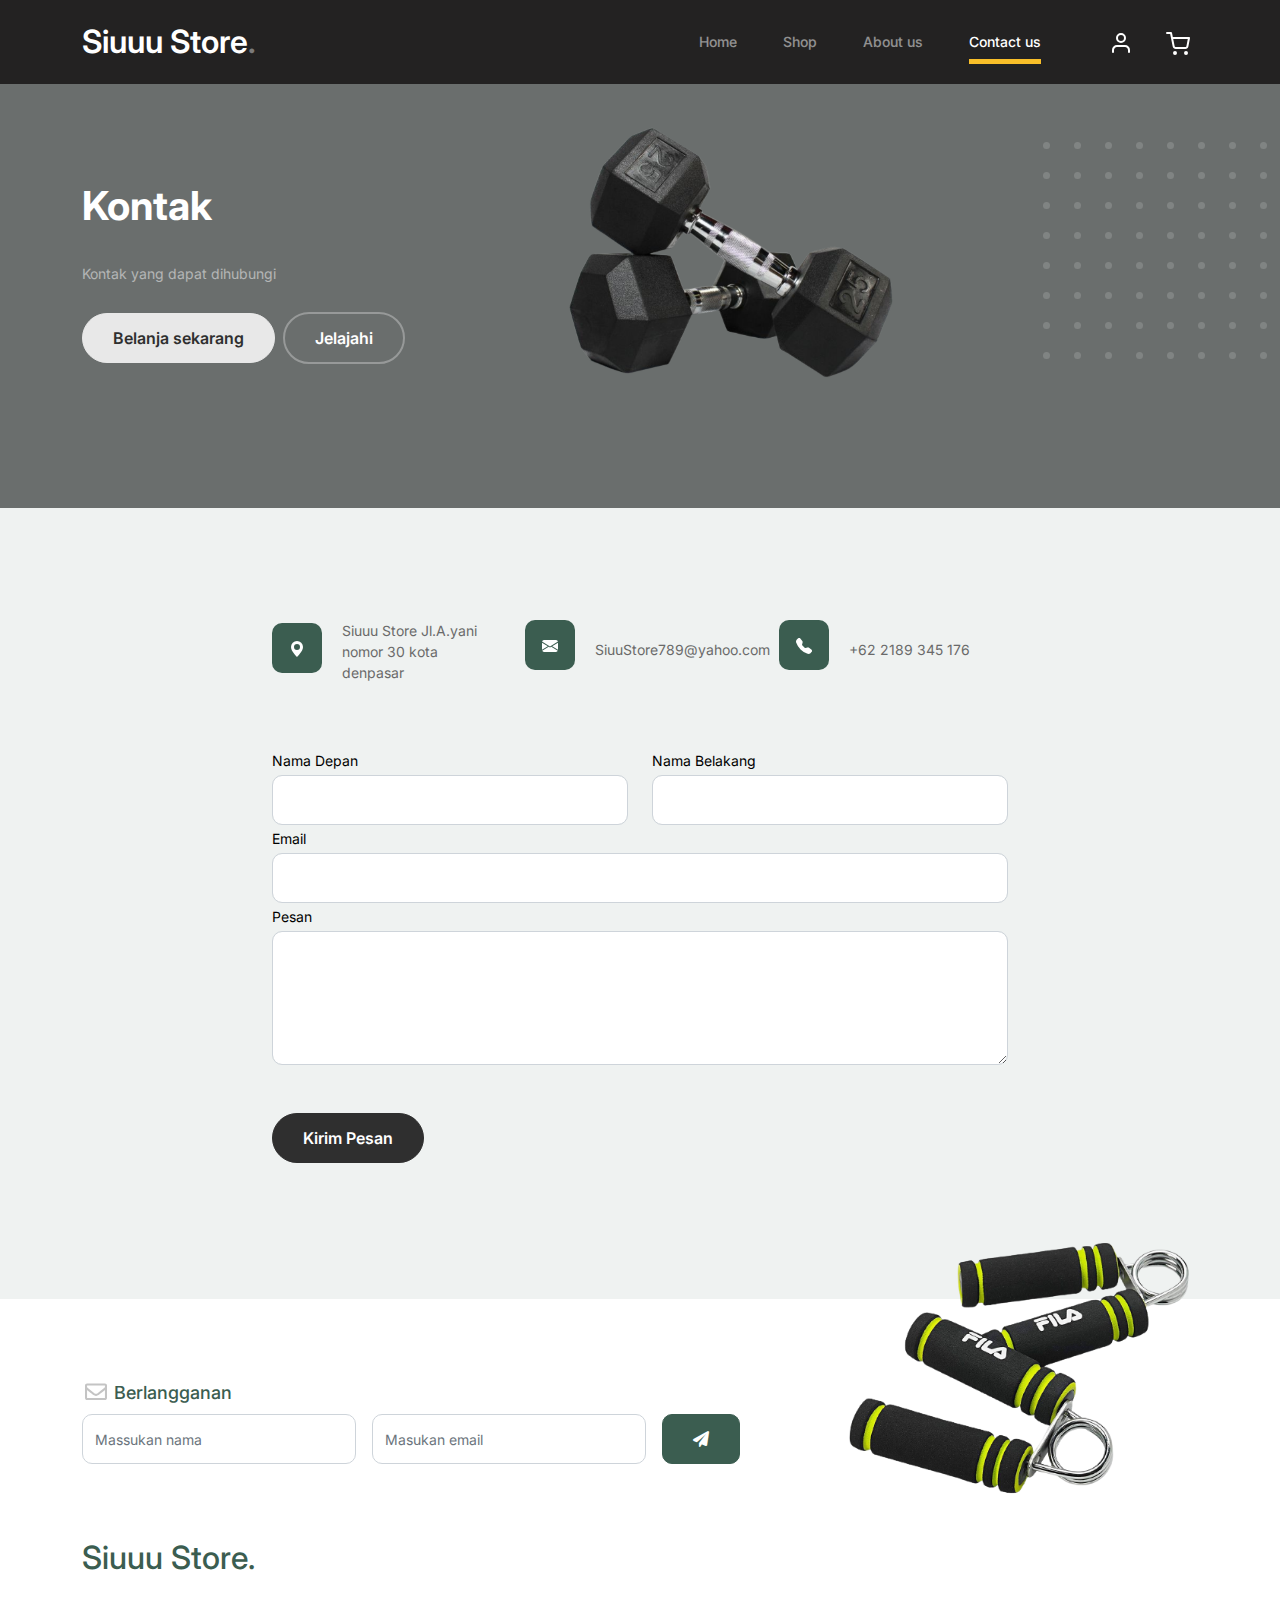
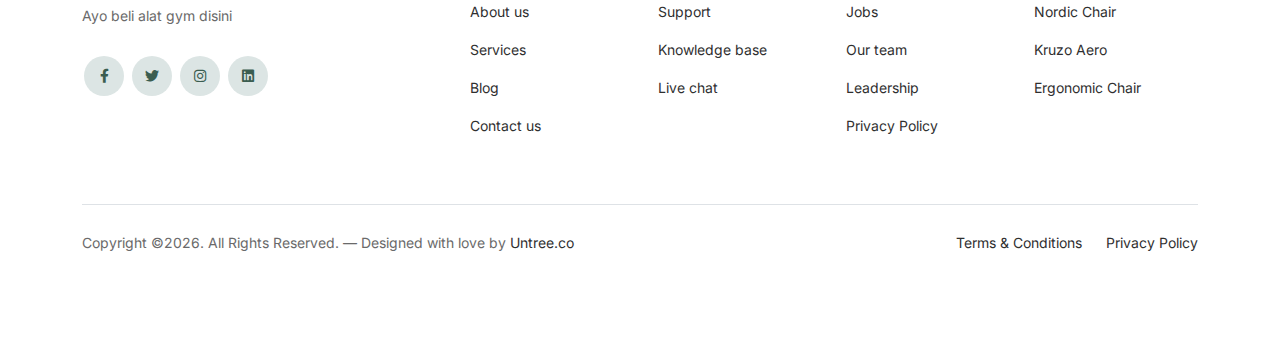
<file: contact.html>
<!-- /*
* Bootstrap 5
* Template Name: Furni
* Template Author: Untree.co
* Template URI: https://untree.co/
* License: https://creativecommons.org/licenses/by/3.0/
*/ -->
<!doctype html>
<html lang="en">
<head>
  <meta charset="utf-8">
  <meta name="viewport" content="width=device-width, initial-scale=1, shrink-to-fit=no">
  <meta name="author" content="Untree.co">
  <link rel="shortcut icon" href="sidanai-removebg-preview.png">

  <meta name="description" content="" />
  <meta name="keywords" content="bootstrap, bootstrap4" />

		<!-- Bootstrap CSS -->
		<link href="css/bootstrap.min.css" rel="stylesheet">
		<link href="https://cdnjs.cloudflare.com/ajax/libs/font-awesome/6.0.0-beta3/css/all.min.css" rel="stylesheet">
		<link href="css/tiny-slider.css" rel="stylesheet">
		<link href="css/style.css" rel="stylesheet">
		<title>Siuu Store Menjual alat alat gym yang sangat bagus dan berkualitas</title>
	</head>

	<body>

		<!-- Start Header/Navigation -->
		<nav class="custom-navbar navbar navbar navbar-expand-md navbar-dark bg-dark" arial-label="Furni navigation bar">

			<div class="container">
				<a class="navbar-brand" href="index.html">Siuuu Store<span>.</span></a>

				<button class="navbar-toggler" type="button" data-bs-toggle="collapse" data-bs-target="#navbarsFurni" aria-controls="navbarsFurni" aria-expanded="false" aria-label="Toggle navigation">
					<span class="navbar-toggler-icon"></span>
				</button>

				<div class="collapse navbar-collapse" id="navbarsFurni">
					<ul class="custom-navbar-nav navbar-nav ms-auto mb-2 mb-md-0">
						<li class="nav-item">
							<a class="nav-link" href="index.html">Home</a>
						</li>
						<li><a class="nav-link" href="shop.html">Shop</a></li>
						<li><a class="nav-link" href="about.html">About us</a></li>
						<li class="active"><a class="nav-link" href="contact.html">Contact us</a></li>
					</ul>

					<ul class="custom-navbar-cta navbar-nav mb-2 mb-md-0 ms-5">
						<li><a class="nav-link" href="#"><img src="images/user.svg"></a></li>
						<li><a class="nav-link" href="cart.html"><img src="images/cart.svg"></a></li>
					</ul>
				</div>
			</div>
				
		</nav>
		<!-- End Header/Navigation -->

		<!-- Start Hero Section -->
			<div class="hero">
				<div class="container">
					<div class="row justify-content-between">
						<div class="col-lg-5">
							<div class="intro-excerpt">
								<h1>Kontak</h1>
								<p class="mb-4">Kontak yang dapat dihubungi</p>
								<p><a href="" class="btn btn-secondary me-2">Belanja sekarang</a><a href="#" class="btn btn-white-outline">Jelajahi</a></p>
							</div>
						</div>
						<div class="col-lg-7">
							<div class="hero-img-wrap">
								<img src="images/slebew12.png" width="350" class="img-fluid">
							</div>
						</div>
					</div>
				</div>
			</div>
		<!-- End Hero Section -->

		
		<!-- Start Contact Form -->
		<div class="untree_co-section">
      <div class="container">

        <div class="block">
          <div class="row justify-content-center">


            <div class="col-md-8 col-lg-8 pb-4">


              <div class="row mb-5">
                <div class="col-lg-4">
                  <div  class="service no-shadow align-items-center link horizontal d-flex active" data-aos="fade-left" data-aos-delay="0">
                    <div class="service-icon color-1 mb-4">
                      <svg xmlns="http://www.w3.org/2000/svg" width="16" height="16" fill="currentColor" class="bi bi-geo-alt-fill" viewBox="0 0 16 16">
                        <path d="M8 16s6-5.686 6-10A6 6 0 0 0 2 6c0 4.314 6 10 6 10zm0-7a3 3 0 1 1 0-6 3 3 0 0 1 0 6z"/>
                      </svg>
                    </div> <!-- /.icon -->
                    <div class="service-contents">
                      <p>Siuuu Store Jl.A.yani nomor 30 kota denpasar</p>
                    </div> <!-- /.service-contents-->
                  </div> <!-- /.service -->
                </div>

                <div class="col-lg-4">
                  <div  class="service no-shadow align-items-center link horizontal d-flex active" data-aos="fade-left" data-aos-delay="0">
                    <div class="service-icon color-1 mb-4">
                      <svg xmlns="http://www.w3.org/2000/svg" width="16" height="16" fill="currentColor" class="bi bi-envelope-fill" viewBox="0 0 16 16">
                        <path d="M.05 3.555A2 2 0 0 1 2 2h12a2 2 0 0 1 1.95 1.555L8 8.414.05 3.555zM0 4.697v7.104l5.803-3.558L0 4.697zM6.761 8.83l-6.57 4.027A2 2 0 0 0 2 14h12a2 2 0 0 0 1.808-1.144l-6.57-4.027L8 9.586l-1.239-.757zm3.436-.586L16 11.801V4.697l-5.803 3.546z"/>
                      </svg>
                    </div> <!-- /.icon -->
                    <div class="service-contents">
                      <p>SiuuStore789@yahoo.com</p>
                    </div> <!-- /.service-contents-->
                  </div> <!-- /.service -->
                </div>

                <div class="col-lg-4">
                  <div  class="service no-shadow align-items-center link horizontal d-flex active" data-aos="fade-left" data-aos-delay="0">
                    <div class="service-icon color-1 mb-4">
                      <svg xmlns="http://www.w3.org/2000/svg" width="16" height="16" fill="currentColor" class="bi bi-telephone-fill" viewBox="0 0 16 16">
                        <path fill-rule="evenodd" d="M1.885.511a1.745 1.745 0 0 1 2.61.163L6.29 2.98c.329.423.445.974.315 1.494l-.547 2.19a.678.678 0 0 0 .178.643l2.457 2.457a.678.678 0 0 0 .644.178l2.189-.547a1.745 1.745 0 0 1 1.494.315l2.306 1.794c.829.645.905 1.87.163 2.611l-1.034 1.034c-.74.74-1.846 1.065-2.877.702a18.634 18.634 0 0 1-7.01-4.42 18.634 18.634 0 0 1-4.42-7.009c-.362-1.03-.037-2.137.703-2.877L1.885.511z"/>
                      </svg>
                    </div> <!-- /.icon -->
                    <div class="service-contents">
                      <p>+62 2189 345 176</p>
                    </div> <!-- /.service-contents-->
                  </div> <!-- /.service -->
                </div>
              </div>

              <form>
                <div class="row">
                  <div class="col-6">
                    <div class="form-group">
                      <label class="text-black" for="fname">Nama Depan</label>
                      <input type="text" class="form-control" id="fname">
                    </div>
                  </div>
                  <div class="col-6">
                    <div class="form-group">
                      <label class="text-black" for="lname">Nama Belakang</label>
                      <input type="text" class="form-control" id="lname">
                    </div>
                  </div>
                </div>
                <div class="form-group">
                  <label class="text-black" for="email">Email</label>
                  <input type="email" class="form-control" id="email">
                </div>

                <div class="form-group mb-5">
                  <label class="text-black" for="message">Pesan</label>
                  <textarea name="" class="form-control" id="message" cols="30" rows="5"></textarea>
                </div>

                <button type="submit" class="btn btn-primary-hover-outline">Kirim Pesan</button>
              </form>

            </div>

          </div>

        </div>

      </div>


    </div>
  </div>

  <!-- End Contact Form -->

		

		<!-- Start Footer Section -->
		<footer class="footer-section">
			<div class="container relative">

				<div class="sofa-img">
					<img src="images/slebew11.png" alt="Image" class="img-fluid">
				</div>

				<div class="row">
					<div class="col-lg-8">
						<div class="subscription-form">
							<h3 class="d-flex align-items-center"><span class="me-1"><img src="images/envelope-outline.svg" alt="Image" class="img-fluid"></span><span>Berlangganan</span></h3>

							<form action="#" class="row g-3">
								<div class="col-auto">
									<input type="text" class="form-control" placeholder="Massukan nama">
								</div>
								<div class="col-auto">
									<input type="email" class="form-control" placeholder="Masukan email">
								</div>
								<div class="col-auto">
									<button class="btn btn-primary">
										<span class="fa fa-paper-plane"></span>
									</button>
								</div>
							</form>

						</div>
					</div>
				</div>

				<div class="row g-5 mb-5">
					<div class="col-lg-4">
						<div class="mb-4 footer-logo-wrap"><a href="#" class="footer-logo">Siuuu Store<span>.</span></a></div>
						<p class="mb-4">Ayo beli alat gym disini</p>

						<ul class="list-unstyled custom-social">
							<li><a href="#"><span class="fa fa-brands fa-facebook-f"></span></a></li>
							<li><a href="#"><span class="fa fa-brands fa-twitter"></span></a></li>
							<li><a href="#"><span class="fa fa-brands fa-instagram"></span></a></li>
							<li><a href="#"><span class="fa fa-brands fa-linkedin"></span></a></li>
						</ul>
					</div>

					<div class="col-lg-8">
						<div class="row links-wrap">
							<div class="col-6 col-sm-6 col-md-3">
								<ul class="list-unstyled">
									<li><a href="#">About us</a></li>
									<li><a href="#">Services</a></li>
									<li><a href="#">Blog</a></li>
									<li><a href="#">Contact us</a></li>
								</ul>
							</div>

							<div class="col-6 col-sm-6 col-md-3">
								<ul class="list-unstyled">
									<li><a href="#">Support</a></li>
									<li><a href="#">Knowledge base</a></li>
									<li><a href="#">Live chat</a></li>
								</ul>
							</div>

							<div class="col-6 col-sm-6 col-md-3">
								<ul class="list-unstyled">
									<li><a href="#">Jobs</a></li>
									<li><a href="#">Our team</a></li>
									<li><a href="#">Leadership</a></li>
									<li><a href="#">Privacy Policy</a></li>
								</ul>
							</div>

							<div class="col-6 col-sm-6 col-md-3">
								<ul class="list-unstyled">
									<li><a href="#">Nordic Chair</a></li>
									<li><a href="#">Kruzo Aero</a></li>
									<li><a href="#">Ergonomic Chair</a></li>
								</ul>
							</div>
						</div>
					</div>

				</div>

				<div class="border-top copyright">
					<div class="row pt-4">
						<div class="col-lg-6">
							<p class="mb-2 text-center text-lg-start">Copyright &copy;<script>document.write(new Date().getFullYear());</script>. All Rights Reserved. &mdash; Designed with love by <a href="https://untree.co">Untree.co</a> <!-- License information: https://untree.co/license/ -->
            </p>
						</div>

						<div class="col-lg-6 text-center text-lg-end">
							<ul class="list-unstyled d-inline-flex ms-auto">
								<li class="me-4"><a href="#">Terms &amp; Conditions</a></li>
								<li><a href="#">Privacy Policy</a></li>
							</ul>
						</div>

					</div>
				</div>

			</div>
		</footer>
		<!-- End Footer Section -->	


		<script src="js/bootstrap.bundle.min.js"></script>
		<script src="js/tiny-slider.js"></script>
		<script src="js/custom.js"></script>
	</body>

</html>
</file>
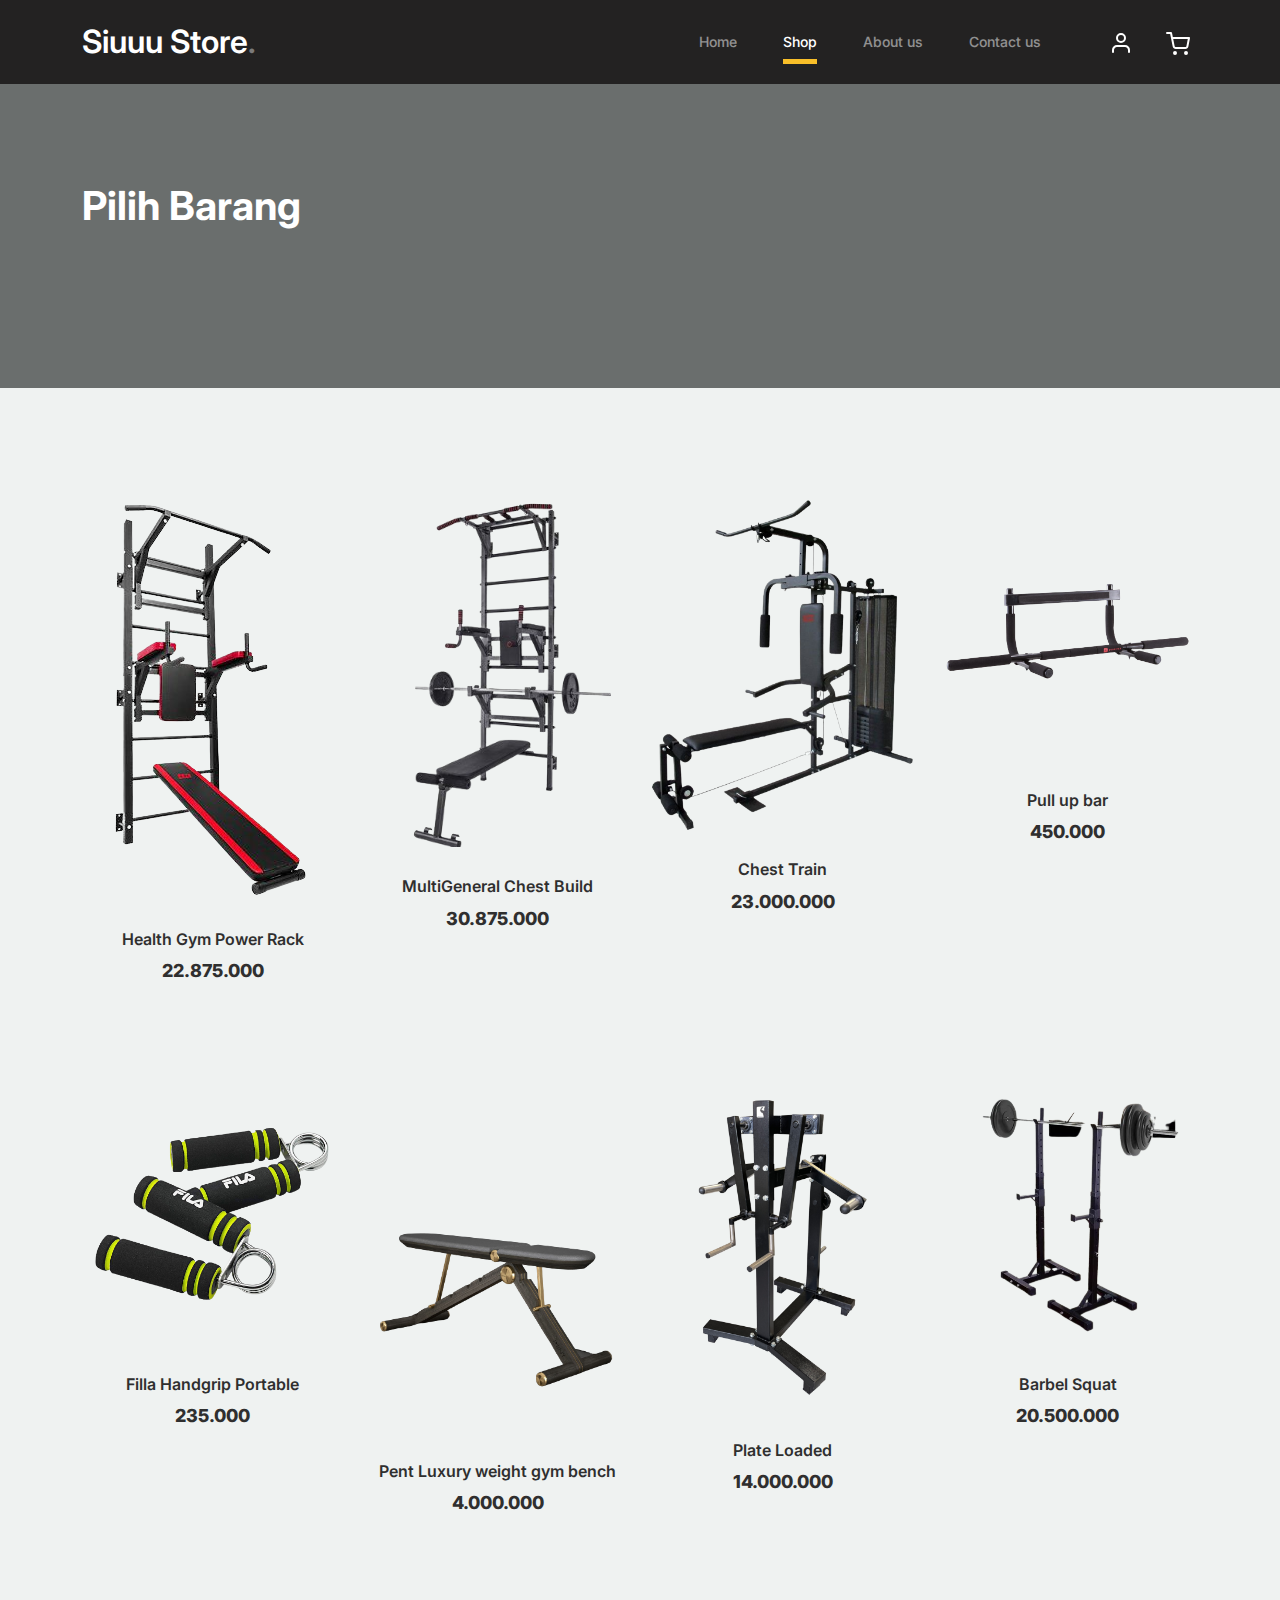
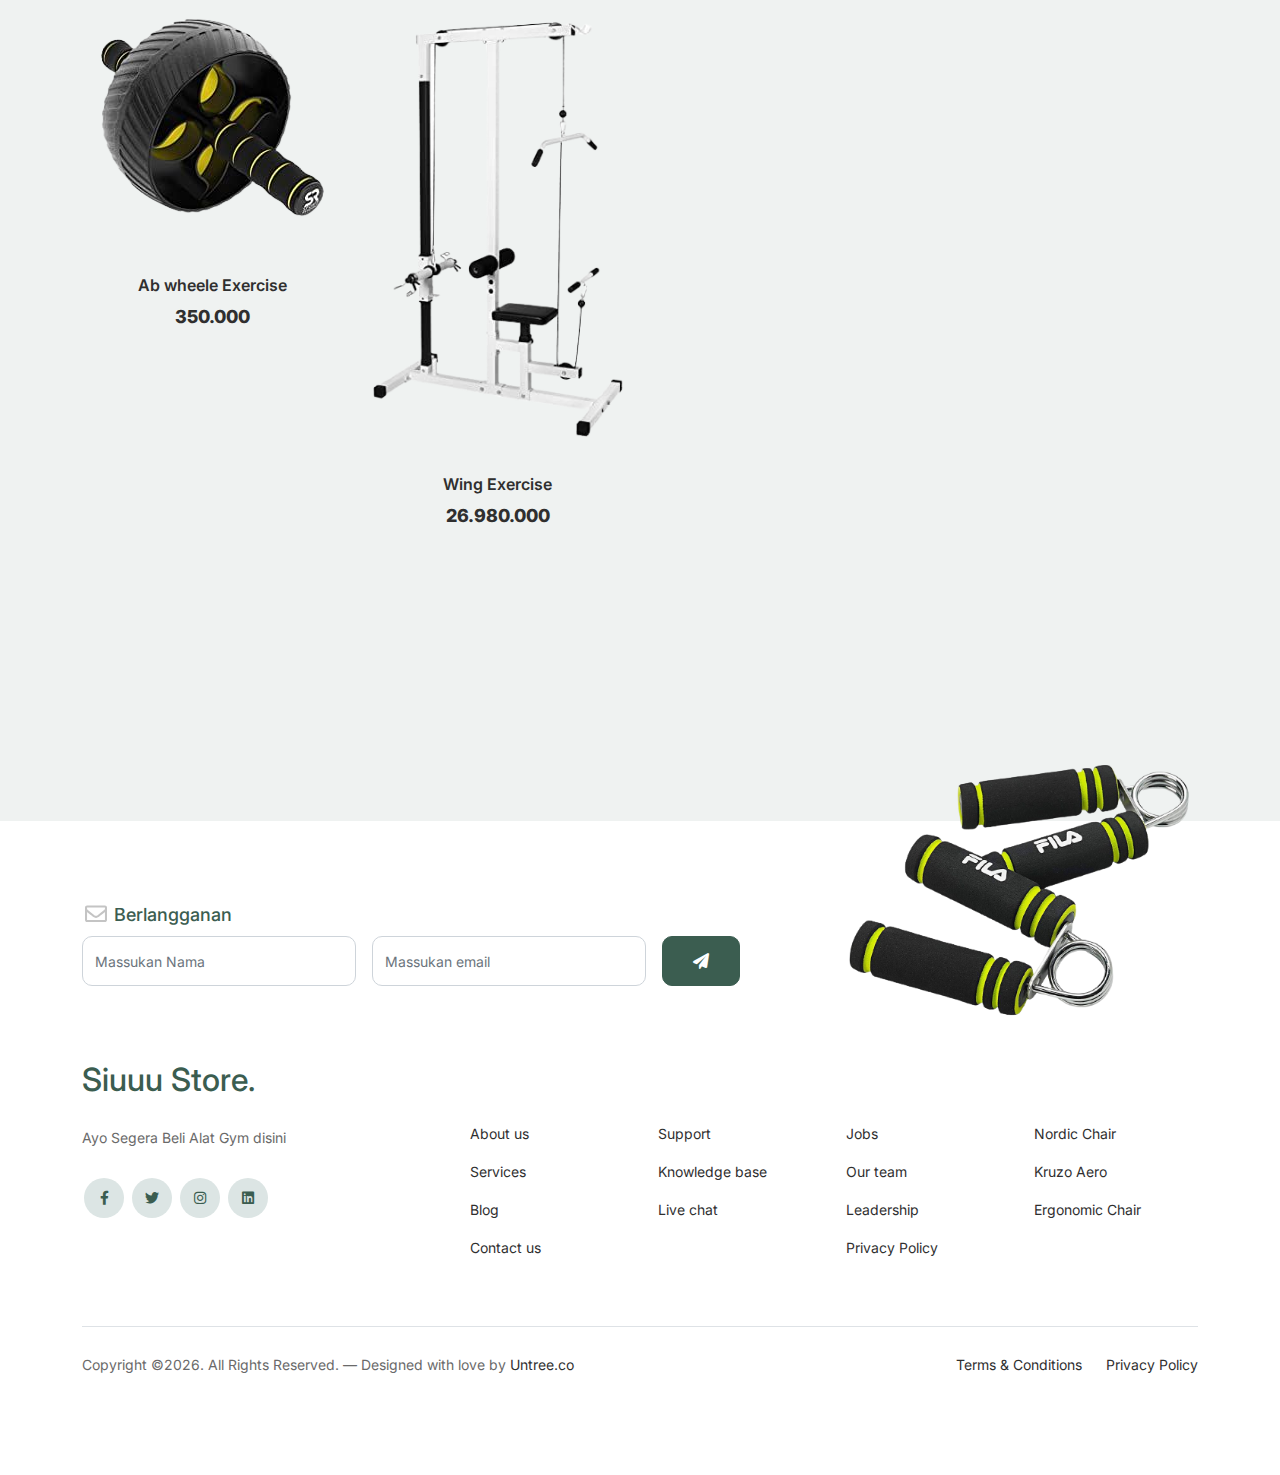
<file: shop.html>
<!-- /*
* Bootstrap 5
* Template Name: Furni
* Template Author: Untree.co
* Template URI: https://untree.co/
* License: https://creativecommons.org/licenses/by/3.0/
*/ -->
<!doctype html>
<html lang="en">
<head>
  <meta charset="utf-8">
  <meta name="viewport" content="width=device-width, initial-scale=1, shrink-to-fit=no">
  <meta name="author" content="Untree.co">
  <link rel="shortcut icon" href="sidanai-removebg-preview.png">

  <meta name="description" content="" />
  <meta name="keywords" content="bootstrap, bootstrap4" />

		<!-- Bootstrap CSS -->
		<link href="css/bootstrap.min.css" rel="stylesheet">
		<link href="https://cdnjs.cloudflare.com/ajax/libs/font-awesome/6.0.0-beta3/css/all.min.css" rel="stylesheet">
		<link href="css/tiny-slider.css" rel="stylesheet">
		<link href="css/style.css" rel="stylesheet">
		<title>Siuu Store Menjual alat alat gym yang sangat bagus dan berkualitas</title>
	</head>

	<body>

		<!-- Start Header/Navigation -->
		<nav class="custom-navbar navbar navbar navbar-expand-md navbar-dark bg-dark" arial-label="Furni navigation bar">

			<div class="container">
				<a class="navbar-brand" href="index.html">Siuuu Store<span>.</span></a>

				<button class="navbar-toggler" type="button" data-bs-toggle="collapse" data-bs-target="#navbarsFurni" aria-controls="navbarsFurni" aria-expanded="false" aria-label="Toggle navigation">
					<span class="navbar-toggler-icon"></span>
				</button>

				<div class="collapse navbar-collapse" id="navbarsFurni">
					<ul class="custom-navbar-nav navbar-nav ms-auto mb-2 mb-md-0">
						<li class="nav-item ">
							<a class="nav-link" href="index.html">Home</a>
						</li>
						<li class="active"><a class="nav-link" href="shop.html">Shop</a></li>
						<li><a class="nav-link" href="about.html">About us</a></li>
						<li><a class="nav-link" href="contact.html">Contact us</a></li>
					</ul>

					<ul class="custom-navbar-cta navbar-nav mb-2 mb-md-0 ms-5">
						<li><a class="nav-link" href="#"><img src="images/user.svg"></a></li>
						<li><a class="nav-link" href="cart.html"><img src="images/cart.svg"></a></li>
					</ul>
				</div>
			</div>
				
		</nav>
		<!-- End Header/Navigation -->

		<!-- Start Hero Section -->
			<div class="hero">
				<div class="container">
					<div class="row justify-content-between">
						<div class="col-lg-5">
							<div class="intro-excerpt">
								<h1>Pilih Barang</h1>
							</div>
						</div>
						<div class="col-lg-7">
							
						</div>
					</div>
				</div>
			</div>
		<!-- End Hero Section -->

		

		<div class="untree_co-section product-section before-footer-section">
		    <div class="container">
		      	<div class="row">

		      		<!-- Start Column 1 -->
					<div class="col-12 col-md-4 col-lg-3 mb-5">
						<a class="product-item" href="#">
							<img src="images/selbew-removebg-preview.png" class="img-fluid product-thumbnail">
							<h3 class="product-title">Health Gym Power Rack</h3>
							<strong class="product-price">22.875.000</strong>

							<span class="icon-cross">
								<img src="images/cross.svg" class="img-fluid">
							</span>
						</a>
					</div> 
					<!-- End Column 1 -->
						
					<!-- Start Column 2 -->
					<div class="col-12 col-md-4 col-lg-3 mb-5">
						<a class="product-item" href="#">
							<img src="images/selebew2-removebg-preview.png" class="img-fluid product-thumbnail">
							<h3 class="product-title">MultiGeneral Chest Build</h3>
							<strong class="product-price">30.875.000</strong>

							<span class="icon-cross">
								<img src="images/cross.svg" class="img-fluid">
							</span>
						</a>
					</div> 
					<!-- End Column 2 -->

					<!-- Start Column 3 -->
					<div class="col-12 col-md-4 col-lg-3 mb-5">
						<a class="product-item" href="#">
							<img src="images/selebew3-removebg-preview.png" class="img-fluid product-thumbnail">
							<h3 class="product-title">Chest Train</h3>
							<strong class="product-price">23.000.000</strong>

							<span class="icon-cross">
								<img src="images/cross.svg" class="img-fluid">
							</span>
						</a>
					</div>
					<!-- End Column 3 -->

					<!-- Start Column 4 -->
					<div class="col-12 col-md-4 col-lg-3 mb-5">
						<a class="product-item" href="#">
							<img src="images/slebew10.png" class="img-fluid product-thumbnail">
							<h3 class="product-title">Pull up bar</h3>
							<strong class="product-price">450.000</strong>

							<span class="icon-cross">
								<img src="images/cross.svg" class="img-fluid">
							</span>
						</a>
					</div>
					<!-- End Column 4 -->


					<!-- Start Column 1 -->
					<div class="col-12 col-md-4 col-lg-3 mb-5">
						<a class="product-item" href="#">
							<img src="images/slebew11.png" class="img-fluid product-thumbnail">
							<h3 class="product-title">Filla Handgrip Portable </h3>
							<strong class="product-price">235.000</strong>

							<span class="icon-cross">
								<img src="images/cross.svg" class="img-fluid">
							</span>
						</a>
					</div> 
					<!-- End Column 1 -->
						
					<!-- Start Column 2 -->
					<div class="col-12 col-md-4 col-lg-3 mb-5">
						<a class="product-item" href="#">
							<img src="images/slebew4.png" class="img-fluid product-thumbnail">
							<h3 class="product-title">Pent Luxury weight gym bench </h3>
							<strong class="product-price">4.000.000</strong>

							<span class="icon-cross">
								<img src="images/cross.svg" class="img-fluid">
							</span>
						</a>
					</div> 
					<!-- End Column 2 -->

					<!-- Start Column 3 -->
					<div class="col-12 col-md-4 col-lg-3 mb-5">
						<a class="product-item" href="#">
							<img src="images/slebew5.png" class="img-fluid product-thumbnail">
							<h3 class="product-title">Plate Loaded</h3>
							<strong class="product-price">14.000.000</strong>

							<span class="icon-cross">
								<img src="images/cross.svg" class="img-fluid">
							</span>
						</a>
					</div>
					<!-- End Column 3 -->

					<!-- Start Column 4 -->
					<div class="col-12 col-md-4 col-lg-3 mb-5">
						<a class="product-item" href="#">
							<img src="images/slebew9.png" class="img-fluid product-thumbnail">
							<h3 class="product-title">Barbel Squat</h3>
							<strong class="product-price">20.500.000</strong>

							<span class="icon-cross">
								<img src="images/cross.svg" class="img-fluid">
							</span>
						</a>
					</div>
					<!-- End Column 4 -->

					<div class="col-12 col-md-4 col-lg-3 mb-5">
						<a class="product-item" href="#">
							<img src="images/selebew7.png" class="img-fluid product-thumbnail">
							<h3 class="product-title">Ab wheele Exercise</h3>
							<strong class="product-price">350.000</strong>

							<span class="icon-cross">
								<img src="images/cross.svg" class="img-fluid">
							</span>
						</a>
					</div>
					<div class="col-12 col-md-4 col-lg-3 mb-5">
						<a class="product-item" href="#">
							<img src="images/selebew8.png" class="img-fluid product-thumbnail">
							<h3 class="product-title">Wing Exercise</h3>
							<strong class="product-price">26.980.000</strong>

							<span class="icon-cross">
								<img src="images/cross.svg" class="img-fluid">
							</span>
						</a>
					</div>
		      	</div>
		    </div>
		</div>


		<!-- Start Footer Section -->
		<footer class="footer-section">
			<div class="container relative">

				<div class="sofa-img">
					<img src="images/slebew11.png" alt="Image" class="img-fluid">
				</div>

				<div class="row">
					<div class="col-lg-8">
						<div class="subscription-form">
							<h3 class="d-flex align-items-center"><span class="me-1"><img src="images/envelope-outline.svg" alt="Image" class="img-fluid"></span><span>Berlangganan</span></h3>

							<form action="#" class="row g-3">
								<div class="col-auto">
									<input type="text" class="form-control" placeholder="Massukan Nama">
								</div>
								<div class="col-auto">
									<input type="email" class="form-control" placeholder="Massukan email">
								</div>
								<div class="col-auto">
									<button class="btn btn-primary">
										<span class="fa fa-paper-plane"></span>
									</button>
								</div>
							</form>

						</div>
					</div>
				</div>

				<div class="row g-5 mb-5">
					<div class="col-lg-4">
						<div class="mb-4 footer-logo-wrap"><a href="#" class="footer-logo">Siuuu Store<span>.</span></a></div>
						<p class="mb-4">Ayo Segera Beli Alat Gym disini</p>

						<ul class="list-unstyled custom-social">
							<li><a href="#"><span class="fa fa-brands fa-facebook-f"></span></a></li>
							<li><a href="#"><span class="fa fa-brands fa-twitter"></span></a></li>
							<li><a href="#"><span class="fa fa-brands fa-instagram"></span></a></li>
							<li><a href="#"><span class="fa fa-brands fa-linkedin"></span></a></li>
						</ul>
					</div>

					<div class="col-lg-8">
						<div class="row links-wrap">
							<div class="col-6 col-sm-6 col-md-3">
								<ul class="list-unstyled">
									<li><a href="#">About us</a></li>
									<li><a href="#">Services</a></li>
									<li><a href="#">Blog</a></li>
									<li><a href="#">Contact us</a></li>
								</ul>
							</div>

							<div class="col-6 col-sm-6 col-md-3">
								<ul class="list-unstyled">
									<li><a href="#">Support</a></li>
									<li><a href="#">Knowledge base</a></li>
									<li><a href="#">Live chat</a></li>
								</ul>
							</div>

							<div class="col-6 col-sm-6 col-md-3">
								<ul class="list-unstyled">
									<li><a href="#">Jobs</a></li>
									<li><a href="#">Our team</a></li>
									<li><a href="#">Leadership</a></li>
									<li><a href="#">Privacy Policy</a></li>
								</ul>
							</div>

							<div class="col-6 col-sm-6 col-md-3">
								<ul class="list-unstyled">
									<li><a href="#">Nordic Chair</a></li>
									<li><a href="#">Kruzo Aero</a></li>
									<li><a href="#">Ergonomic Chair</a></li>
								</ul>
							</div>
						</div>
					</div>

				</div>

				<div class="border-top copyright">
					<div class="row pt-4">
						<div class="col-lg-6">
							<p class="mb-2 text-center text-lg-start">Copyright &copy;<script>document.write(new Date().getFullYear());</script>. All Rights Reserved. &mdash; Designed with love by <a href="https://untree.co">Untree.co</a> <!-- License information: https://untree.co/license/ -->
            </p>
						</div>

						<div class="col-lg-6 text-center text-lg-end">
							<ul class="list-unstyled d-inline-flex ms-auto">
								<li class="me-4"><a href="#">Terms &amp; Conditions</a></li>
								<li><a href="#">Privacy Policy</a></li>
							</ul>
						</div>

					</div>
				</div>

			</div>
		</footer>
		<!-- End Footer Section -->	


		<script src="js/bootstrap.bundle.min.js"></script>
		<script src="js/tiny-slider.js"></script>
		<script src="js/custom.js"></script>
	</body>

</html>
</file>
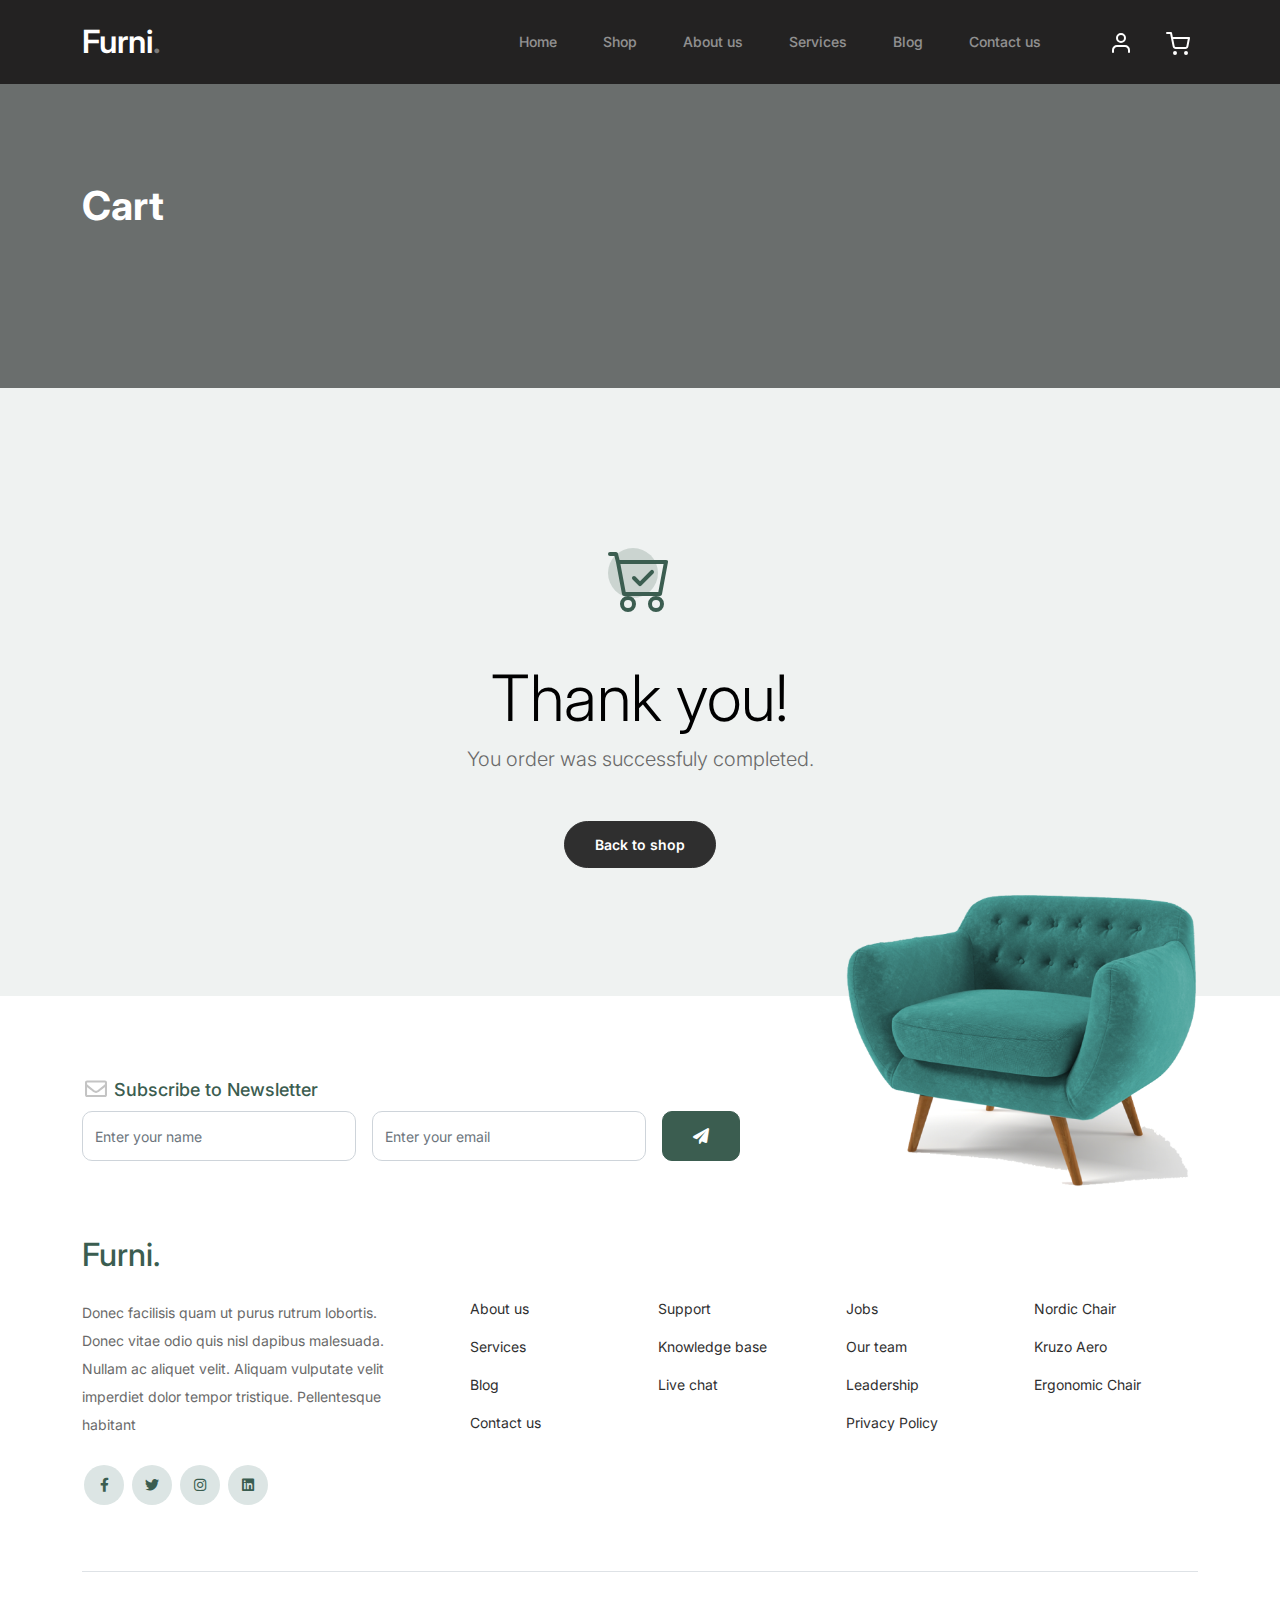
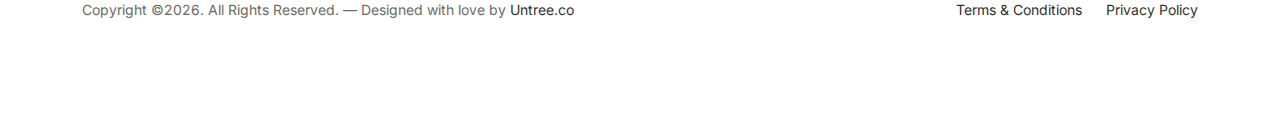
<file: thankyou.html>
<!-- /*
* Bootstrap 5
* Template Name: Furni
* Template Author: Untree.co
* Template URI: https://untree.co/
* License: https://creativecommons.org/licenses/by/3.0/
*/ -->
<!doctype html>
<html lang="en">
<head>
  <meta charset="utf-8">
  <meta name="viewport" content="width=device-width, initial-scale=1, shrink-to-fit=no">
  <meta name="author" content="Untree.co">
  <link rel="shortcut icon" href="favicon.png">

  <meta name="description" content="" />
  <meta name="keywords" content="bootstrap, bootstrap4" />

		<!-- Bootstrap CSS -->
		<link href="css/bootstrap.min.css" rel="stylesheet">
		<link href="https://cdnjs.cloudflare.com/ajax/libs/font-awesome/6.0.0-beta3/css/all.min.css" rel="stylesheet">
		<link href="css/tiny-slider.css" rel="stylesheet">
		<link href="css/style.css" rel="stylesheet">
		<title>Furni Free Bootstrap 5 Template for Furniture and Interior Design Websites by Untree.co </title>
	</head>

	<body>

		<!-- Start Header/Navigation -->
		<nav class="custom-navbar navbar navbar navbar-expand-md navbar-dark bg-dark" arial-label="Furni navigation bar">

			<div class="container">
				<a class="navbar-brand" href="index.html">Furni<span>.</span></a>

				<button class="navbar-toggler" type="button" data-bs-toggle="collapse" data-bs-target="#navbarsFurni" aria-controls="navbarsFurni" aria-expanded="false" aria-label="Toggle navigation">
					<span class="navbar-toggler-icon"></span>
				</button>

				<div class="collapse navbar-collapse" id="navbarsFurni">
					<ul class="custom-navbar-nav navbar-nav ms-auto mb-2 mb-md-0">
						<li class="nav-item ">
							<a class="nav-link" href="index.html">Home</a>
						</li>
						<li><a class="nav-link" href="shop.html">Shop</a></li>
						<li><a class="nav-link" href="about.html">About us</a></li>
						<li><a class="nav-link" href="services.html">Services</a></li>
						<li><a class="nav-link" href="blog.html">Blog</a></li>
						<li><a class="nav-link" href="contact.html">Contact us</a></li>
					</ul>

					<ul class="custom-navbar-cta navbar-nav mb-2 mb-md-0 ms-5">
						<li><a class="nav-link" href="#"><img src="images/user.svg"></a></li>
						<li><a class="nav-link" href="cart.html"><img src="images/cart.svg"></a></li>
					</ul>
				</div>
			</div>
				
		</nav>
		<!-- End Header/Navigation -->

		<!-- Start Hero Section -->
			<div class="hero">
				<div class="container">
					<div class="row justify-content-between">
						<div class="col-lg-5">
							<div class="intro-excerpt">
								<h1>Cart</h1>
							</div>
						</div>
						<div class="col-lg-7">
							
						</div>
					</div>
				</div>
			</div>
		<!-- End Hero Section -->

		

		<div class="untree_co-section">
    <div class="container">
      <div class="row">
        <div class="col-md-12 text-center pt-5">
          <span class="display-3 thankyou-icon text-primary">
            <svg width="1em" height="1em" viewBox="0 0 16 16" class="bi bi-cart-check mb-5" fill="currentColor" xmlns="http://www.w3.org/2000/svg">
              <path fill-rule="evenodd" d="M11.354 5.646a.5.5 0 0 1 0 .708l-3 3a.5.5 0 0 1-.708 0l-1.5-1.5a.5.5 0 1 1 .708-.708L8 8.293l2.646-2.647a.5.5 0 0 1 .708 0z"/>
              <path fill-rule="evenodd" d="M0 1.5A.5.5 0 0 1 .5 1H2a.5.5 0 0 1 .485.379L2.89 3H14.5a.5.5 0 0 1 .491.592l-1.5 8A.5.5 0 0 1 13 12H4a.5.5 0 0 1-.491-.408L2.01 3.607 1.61 2H.5a.5.5 0 0 1-.5-.5zM3.102 4l1.313 7h8.17l1.313-7H3.102zM5 12a2 2 0 1 0 0 4 2 2 0 0 0 0-4zm7 0a2 2 0 1 0 0 4 2 2 0 0 0 0-4zm-7 1a1 1 0 1 0 0 2 1 1 0 0 0 0-2zm7 0a1 1 0 1 0 0 2 1 1 0 0 0 0-2z"/>
            </svg>
          </span>
          <h2 class="display-3 text-black">Thank you!</h2>
          <p class="lead mb-5">You order was successfuly completed.</p>
          <p><a href="shop.html" class="btn btn-sm btn-outline-black">Back to shop</a></p>
        </div>
      </div>
    </div>
  </div>

		<!-- Start Footer Section -->
		<footer class="footer-section">
			<div class="container relative">

				<div class="sofa-img">
					<img src="images/sofa.png" alt="Image" class="img-fluid">
				</div>

				<div class="row">
					<div class="col-lg-8">
						<div class="subscription-form">
							<h3 class="d-flex align-items-center"><span class="me-1"><img src="images/envelope-outline.svg" alt="Image" class="img-fluid"></span><span>Subscribe to Newsletter</span></h3>

							<form action="#" class="row g-3">
								<div class="col-auto">
									<input type="text" class="form-control" placeholder="Enter your name">
								</div>
								<div class="col-auto">
									<input type="email" class="form-control" placeholder="Enter your email">
								</div>
								<div class="col-auto">
									<button class="btn btn-primary">
										<span class="fa fa-paper-plane"></span>
									</button>
								</div>
							</form>

						</div>
					</div>
				</div>

				<div class="row g-5 mb-5">
					<div class="col-lg-4">
						<div class="mb-4 footer-logo-wrap"><a href="#" class="footer-logo">Furni<span>.</span></a></div>
						<p class="mb-4">Donec facilisis quam ut purus rutrum lobortis. Donec vitae odio quis nisl dapibus malesuada. Nullam ac aliquet velit. Aliquam vulputate velit imperdiet dolor tempor tristique. Pellentesque habitant</p>

						<ul class="list-unstyled custom-social">
							<li><a href="#"><span class="fa fa-brands fa-facebook-f"></span></a></li>
							<li><a href="#"><span class="fa fa-brands fa-twitter"></span></a></li>
							<li><a href="#"><span class="fa fa-brands fa-instagram"></span></a></li>
							<li><a href="#"><span class="fa fa-brands fa-linkedin"></span></a></li>
						</ul>
					</div>

					<div class="col-lg-8">
						<div class="row links-wrap">
							<div class="col-6 col-sm-6 col-md-3">
								<ul class="list-unstyled">
									<li><a href="#">About us</a></li>
									<li><a href="#">Services</a></li>
									<li><a href="#">Blog</a></li>
									<li><a href="#">Contact us</a></li>
								</ul>
							</div>

							<div class="col-6 col-sm-6 col-md-3">
								<ul class="list-unstyled">
									<li><a href="#">Support</a></li>
									<li><a href="#">Knowledge base</a></li>
									<li><a href="#">Live chat</a></li>
								</ul>
							</div>

							<div class="col-6 col-sm-6 col-md-3">
								<ul class="list-unstyled">
									<li><a href="#">Jobs</a></li>
									<li><a href="#">Our team</a></li>
									<li><a href="#">Leadership</a></li>
									<li><a href="#">Privacy Policy</a></li>
								</ul>
							</div>

							<div class="col-6 col-sm-6 col-md-3">
								<ul class="list-unstyled">
									<li><a href="#">Nordic Chair</a></li>
									<li><a href="#">Kruzo Aero</a></li>
									<li><a href="#">Ergonomic Chair</a></li>
								</ul>
							</div>
						</div>
					</div>

				</div>

				<div class="border-top copyright">
					<div class="row pt-4">
						<div class="col-lg-6">
							<p class="mb-2 text-center text-lg-start">Copyright &copy;<script>document.write(new Date().getFullYear());</script>. All Rights Reserved. &mdash; Designed with love by <a href="https://untree.co">Untree.co</a> <!-- License information: https://untree.co/license/ -->
            </p>
						</div>

						<div class="col-lg-6 text-center text-lg-end">
							<ul class="list-unstyled d-inline-flex ms-auto">
								<li class="me-4"><a href="#">Terms &amp; Conditions</a></li>
								<li><a href="#">Privacy Policy</a></li>
							</ul>
						</div>

					</div>
				</div>

			</div>
		</footer>
		<!-- End Footer Section -->	


		<script src="js/bootstrap.bundle.min.js"></script>
		<script src="js/tiny-slider.js"></script>
		<script src="js/custom.js"></script>
	</body>

</html>
</file>
<file: css/tiny-slider.css>
.tns-outer{padding:0 !important}.tns-outer [hidden]{display:none !important}.tns-outer [aria-controls],.tns-outer [data-action]{cursor:pointer}.tns-slider{-webkit-transition:all 0s;-moz-transition:all 0s;transition:all 0s}.tns-slider>.tns-item{-webkit-box-sizing:border-box;-moz-box-sizing:border-box;box-sizing:border-box}.tns-horizontal.tns-subpixel{white-space:nowrap}.tns-horizontal.tns-subpixel>.tns-item{display:inline-block;vertical-align:top;white-space:normal}.tns-horizontal.tns-no-subpixel:after{content:'';display:table;clear:both}.tns-horizontal.tns-no-subpixel>.tns-item{float:left}.tns-horizontal.tns-carousel.tns-no-subpixel>.tns-item{margin-right:-100%}.tns-no-calc{position:relative;left:0}.tns-gallery{position:relative;left:0;min-height:1px}.tns-gallery>.tns-item{position:absolute;left:-100%;-webkit-transition:transform 0s, opacity 0s;-moz-transition:transform 0s, opacity 0s;transition:transform 0s, opacity 0s}.tns-gallery>.tns-slide-active{position:relative;left:auto !important}.tns-gallery>.tns-moving{-webkit-transition:all 0.25s;-moz-transition:all 0.25s;transition:all 0.25s}.tns-autowidth{display:inline-block}.tns-lazy-img{-webkit-transition:opacity 0.6s;-moz-transition:opacity 0.6s;transition:opacity 0.6s;opacity:0.6}.tns-lazy-img.tns-complete{opacity:1}.tns-ah{-webkit-transition:height 0s;-moz-transition:height 0s;transition:height 0s}.tns-ovh{overflow:hidden}.tns-visually-hidden{position:absolute;left:-10000em}.tns-transparent{opacity:0;visibility:hidden}.tns-fadeIn{opacity:1;filter:alpha(opacity=100);z-index:0}.tns-normal,.tns-fadeOut{opacity:0;filter:alpha(opacity=0);z-index:-1}.tns-vpfix{white-space:nowrap}.tns-vpfix>div,.tns-vpfix>li{display:inline-block}.tns-t-subp2{margin:0 auto;width:310px;position:relative;height:10px;overflow:hidden}.tns-t-ct{width:2333.3333333%;width:-webkit-calc(100% * 70 / 3);width:-moz-calc(100% * 70 / 3);width:calc(100% * 70 / 3);position:absolute;right:0}.tns-t-ct:after{content:'';display:table;clear:both}.tns-t-ct>div{width:1.4285714%;width:-webkit-calc(100% / 70);width:-moz-calc(100% / 70);width:calc(100% / 70);height:10px;float:left}

/*# sourceMappingURL=sourcemaps/tiny-slider.css.map */
</file>
<file: css/style.css>
/*
* Template Name: UntreeStore
* Template Author: Untree.co
* Author URI: https://untree.co/
* License: https://creativecommons.org/licenses/by/3.0/
*/
@import url("https://fonts.googleapis.com/css2?family=Inter:wght@400;500;600;700;800&display=swap");
body {
  overflow-x: hidden;
  position: relative; }

body {
  font-family: "Inter", sans-serif;
  font-weight: 400;
  line-height: 28px;
  color: #6a6a6a;
  font-size: 14px;
  background-color: #eff2f1; }

a {
  text-decoration: none;
  -webkit-transition: .3s all ease;
  -o-transition: .3s all ease;
  transition: .3s all ease;
  color: #2f2f2f;
  text-decoration: underline; }
  a:hover {
    color: #2f2f2f;
    text-decoration: none; }
  a.more {
    font-weight: 600; }

.custom-navbar {
  background: #232222 !important;
  padding-top: 20px;
  padding-bottom: 20px; }
  .custom-navbar .navbar-brand {
    font-size: 32px;
    font-weight: 600; }
    .custom-navbar .navbar-brand > span {
      opacity: .4; }
  .custom-navbar .navbar-toggler {
    border-color: transparent; }
    .custom-navbar .navbar-toggler:active, .custom-navbar .navbar-toggler:focus {
      -webkit-box-shadow: none;
      box-shadow: none;
      outline: none; }
  @media (min-width: 992px) {
    .custom-navbar .custom-navbar-nav li {
      margin-left: 15px;
      margin-right: 15px; } }
  .custom-navbar .custom-navbar-nav li a {
    font-weight: 500;
    color: #ffffff !important;
    opacity: .5;
    -webkit-transition: .3s all ease;
    -o-transition: .3s all ease;
    transition: .3s all ease;
    position: relative; }
    @media (min-width: 768px) {
      .custom-navbar .custom-navbar-nav li a:before {
        content: "";
        position: absolute;
        bottom: 0;
        left: 8px;
        right: 8px;
        background: #f9bf29;
        height: 5px;
        opacity: 1;
        visibility: visible;
        width: 0;
        -webkit-transition: .15s all ease-out;
        -o-transition: .15s all ease-out;
        transition: .15s all ease-out; } }
    .custom-navbar .custom-navbar-nav li a:hover {
      opacity: 1; }
      .custom-navbar .custom-navbar-nav li a:hover:before {
        width: calc(100% - 16px); }
  .custom-navbar .custom-navbar-nav li.active a {
    opacity: 1; }
    .custom-navbar .custom-navbar-nav li.active a:before {
      width: calc(100% - 16px); }
  .custom-navbar .custom-navbar-cta {
    margin-left: 0 !important;
    -webkit-box-orient: horizontal;
    -webkit-box-direction: normal;
    -ms-flex-direction: row;
    flex-direction: row; }
    @media (min-width: 768px) {
      .custom-navbar .custom-navbar-cta {
        margin-left: 40px !important; } }
    .custom-navbar .custom-navbar-cta li {
      margin-left: 0px;
      margin-right: 0px; }
      .custom-navbar .custom-navbar-cta li:first-child {
        margin-right: 20px; }

.hero {
  background: #6a6e6d;
  padding: calc(4rem - 30px) 0 0rem 0; }
  @media (min-width: 768px) {
    .hero {
      padding: calc(4rem - 30px) 0 4rem 0; } }
  @media (min-width: 992px) {
    .hero {
      padding: calc(8rem - 30px) 0 8rem 0; } }
  .hero .intro-excerpt {
    position: relative;
    z-index: 4; }
    @media (min-width: 992px) {
      .hero .intro-excerpt {
        max-width: 450px; } }
  .hero h1 {
    font-weight: 700;
    color: #ffffff;
    margin-bottom: 30px; }
    @media (min-width: 1400px) {
      .hero h1 {
        font-size: 54px; } }
  .hero p {
    color: rgba(255, 255, 255, 0.5);
    margin-botom: 30px; }
  .hero .hero-img-wrap {
    position: relative; }
    .hero .hero-img-wrap img {
      position: relative;
      top: 0px;
      right: 0px;
      z-index: 2;
      max-width: 780px;
      left: -20px; }
      @media (min-width: 768px) {
        .hero .hero-img-wrap img {
          right: 0px;
          left: -100px; } }
      @media (min-width: 992px) {
        .hero .hero-img-wrap img {
          left: 0px;
          top: -80px;
          position: absolute;
          right: -50px; } }
      @media (min-width: 1200px) {
        .hero .hero-img-wrap img {
          left: 0px;
          top: -80px;
          right: -100px; } }
    .hero .hero-img-wrap:after {
      content: "";
      position: absolute;
      width: 255px;
      height: 217px;
      background-image: url("../images/dots-light.svg");
      background-size: contain;
      background-repeat: no-repeat;
      right: -100px;
      top: -0px; }
      @media (min-width: 1200px) {
        .hero .hero-img-wrap:after {
          top: -40px; } }

.btn {
  font-weight: 600;
  padding: 12px 30px;
  border-radius: 30px;
  color: #ffffff;
  background: #2f2f2f;
  border-color: #2f2f2f; }
  .btn:hover {
    color: #ffffff;
    background: #222222;
    border-color: #222222; }
  .btn:active, .btn:focus {
    outline: none !important;
    -webkit-box-shadow: none;
    box-shadow: none; }
  .btn.btn-primary {
    background: #3b5d50;
    border-color: #3b5d50; }
    .btn.btn-primary:hover {
      background: #314d43;
      border-color: #314d43; }
  .btn.btn-secondary {
    color: #2f2f2f;
    background: #e8e8e8;
    border-color: #e8e8e8; }
    .btn.btn-secondary:hover {
      background: #e8e8e8;
      border-color:#e8e8e8; }
  .btn.btn-white-outline {
    background: transparent;
    border-width: 2px;
    border-color: rgba(255, 255, 255, 0.3); }
    .btn.btn-white-outline:hover {
      border-color: white;
      color: #ffffff; }

.section-title {
  color: #2f2f2f; }

.product-section {
  padding: 7rem 0; }
  .product-section .product-item {
    text-align: center;
    text-decoration: none;
    display: block;
    position: relative;
    padding-bottom: 50px;
    cursor: pointer; }
    .product-section .product-item .product-thumbnail {
      margin-bottom: 30px;
      position: relative;
      top: 0;
      -webkit-transition: .3s all ease;
      -o-transition: .3s all ease;
      transition: .3s all ease; }
    .product-section .product-item h3 {
      font-weight: 600;
      font-size: 16px; }
    .product-section .product-item strong {
      font-weight: 800 !important;
      font-size: 18px !important; }
    .product-section .product-item h3, .product-section .product-item strong {
      color: #2f2f2f;
      text-decoration: none; }
    .product-section .product-item .icon-cross {
      position: absolute;
      width: 35px;
      height: 35px;
      display: inline-block;
      background: #2f2f2f;
      bottom: 15px;
      left: 50%;
      -webkit-transform: translateX(-50%);
      -ms-transform: translateX(-50%);
      transform: translateX(-50%);
      margin-bottom: -17.5px;
      border-radius: 50%;
      opacity: 0;
      visibility: hidden;
      -webkit-transition: .3s all ease;
      -o-transition: .3s all ease;
      transition: .3s all ease; }
      .product-section .product-item .icon-cross img {
        position: absolute;
        left: 50%;
        top: 50%;
        -webkit-transform: translate(-50%, -50%);
        -ms-transform: translate(-50%, -50%);
        transform: translate(-50%, -50%); }
    .product-section .product-item:before {
      bottom: 0;
      left: 0;
      right: 0;
      position: absolute;
      content: "";
      background: #dce5e4;
      height: 0%;
      z-index: -1;
      border-radius: 10px;
      -webkit-transition: .3s all ease;
      -o-transition: .3s all ease;
      transition: .3s all ease; }
    .product-section .product-item:hover .product-thumbnail {
      top: -25px; }
    .product-section .product-item:hover .icon-cross {
      bottom: 0;
      opacity: 1;
      visibility: visible; }
    .product-section .product-item:hover:before {
      height: 70%; }

.why-choose-section {
  padding: 7rem 0; }
  .why-choose-section .img-wrap {
    position: relative; }
    .why-choose-section .img-wrap:before {
      position: absolute;
      content: "";
      width: 255px;
      height: 217px;
      background-image: url("../images/dots-yellow.svg");
      background-repeat: no-repeat;
      background-size: contain;
      -webkit-transform: translate(-40%, -40%);
      -ms-transform: translate(-40%, -40%);
      transform: translate(-40%, -40%);
      z-index: -1; }
    .why-choose-section .img-wrap img {
      border-radius: 20px; }

.feature {
  margin-bottom: 30px; }
  .feature .icon {
    display: inline-block;
    position: relative;
    margin-bottom: 20px; }
    .feature .icon:before {
      content: "";
      width: 33px;
      height: 33px;
      position: absolute;
      background: rgba(59, 93, 80, 0.2);
      border-radius: 50%;
      right: -8px;
      bottom: 0; }
  .feature h3 {
    font-size: 14px;
    color: #2f2f2f; }
  .feature p {
    font-size: 14px;
    line-height: 22px;
    color: #6a6a6a; }

.we-help-section {
  padding: 7rem 0; }
  .we-help-section .imgs-grid {
    display: -ms-grid;
    display: grid;
    -ms-grid-columns: (1fr)[27];
    grid-template-columns: repeat(27, 1fr);
    position: relative; }
    .we-help-section .imgs-grid:before {
      position: absolute;
      content: "";
      width: 255px;
      height: 217px;
      background-image: url("../images/dots-green.svg");
      background-size: contain;
      background-repeat: no-repeat;
      -webkit-transform: translate(-40%, -40%);
      -ms-transform: translate(-40%, -40%);
      transform: translate(-40%, -40%);
      z-index: -1; }
    .we-help-section .imgs-grid .grid {
      position: relative; }
      .we-help-section .imgs-grid .grid img {
        border-radius: 20px;
        max-width: 100%; }
      .we-help-section .imgs-grid .grid.grid-1 {
        -ms-grid-column: 1;
        -ms-grid-column-span: 18;
        grid-column: 1 / span 18;
        -ms-grid-row: 1;
        -ms-grid-row-span: 27;
        grid-row: 1 / span 27; }
      .we-help-section .imgs-grid .grid.grid-2 {
        -ms-grid-column: 19;
        -ms-grid-column-span: 27;
        grid-column: 19 / span 27;
        -ms-grid-row: 1;
        -ms-grid-row-span: 5;
        grid-row: 1 / span 5;
        padding-left: 20px; }
      .we-help-section .imgs-grid .grid.grid-3 {
        -ms-grid-column: 14;
        -ms-grid-column-span: 16;
        grid-column: 14 / span 16;
        -ms-grid-row: 6;
        -ms-grid-row-span: 27;
        grid-row: 6 / span 27;
        padding-top: 20px; }

.custom-list {
  width: 100%; }
  .custom-list li {
    display: inline-block;
    width: calc(50% - 20px);
    margin-bottom: 12px;
    line-height: 1.5;
    position: relative;
    padding-left: 20px; }
    .custom-list li:before {
      content: "";
      width: 8px;
      height: 8px;
      border-radius: 50%;
      border: 2px solid #3b5d50;
      position: absolute;
      left: 0;
      top: 8px; }

.popular-product {
  padding: 0 0 7rem 0; }
  .popular-product .product-item-sm h3 {
    font-size: 14px;
    font-weight: 700;
    color: #2f2f2f; }
  .popular-product .product-item-sm a {
    text-decoration: none;
    color: #2f2f2f;
    -webkit-transition: .3s all ease;
    -o-transition: .3s all ease;
    transition: .3s all ease; }
    .popular-product .product-item-sm a:hover {
      color: rgba(47, 47, 47, 0.5); }
  .popular-product .product-item-sm p {
    line-height: 1.4;
    margin-bottom: 10px;
    font-size: 14px; }
  .popular-product .product-item-sm .thumbnail {
    margin-right: 10px;
    -webkit-box-flex: 0;
    -ms-flex: 0 0 120px;
    flex: 0 0 120px;
    position: relative; }
    .popular-product .product-item-sm .thumbnail:before {
      content: "";
      position: absolute;
      border-radius: 20px;
      background: #dce5e4;
      width: 98px;
      height: 98px;
      top: 50%;
      left: 50%;
      -webkit-transform: translate(-50%, -50%);
      -ms-transform: translate(-50%, -50%);
      transform: translate(-50%, -50%);
      z-index: -1; }

.testimonial-section {
  padding: 3rem 0 7rem 0; }

.testimonial-slider-wrap {
  position: relative; }
  .testimonial-slider-wrap .tns-inner {
    padding-top: 30px; }
  .testimonial-slider-wrap .item .testimonial-block blockquote {
    font-size: 16px; }
    @media (min-width: 768px) {
      .testimonial-slider-wrap .item .testimonial-block blockquote {
        line-height: 32px;
        font-size: 18px; } }
  .testimonial-slider-wrap .item .testimonial-block .author-info .author-pic {
    margin-bottom: 20px; }
    .testimonial-slider-wrap .item .testimonial-block .author-info .author-pic img {
      max-width: 80px;
      border-radius: 50%; }
  .testimonial-slider-wrap .item .testimonial-block .author-info h3 {
    font-size: 14px;
    font-weight: 700;
    color: #2f2f2f;
    margin-bottom: 0; }
  .testimonial-slider-wrap #testimonial-nav {
    position: absolute;
    top: 50%;
    z-index: 99;
    width: 100%;
    display: none; }
    @media (min-width: 768px) {
      .testimonial-slider-wrap #testimonial-nav {
        display: block; } }
    .testimonial-slider-wrap #testimonial-nav > span {
      cursor: pointer;
      position: absolute;
      width: 58px;
      height: 58px;
      line-height: 58px;
      border-radius: 50%;
      background: rgba(59, 93, 80, 0.1);
      color: #2f2f2f;
      -webkit-transition: .3s all ease;
      -o-transition: .3s all ease;
      transition: .3s all ease; }
      .testimonial-slider-wrap #testimonial-nav > span:hover {
        background: #3b5d50;
        color: #ffffff; }
    .testimonial-slider-wrap #testimonial-nav .prev {
      left: -10px; }
    .testimonial-slider-wrap #testimonial-nav .next {
      right: 0; }
  .testimonial-slider-wrap .tns-nav {
    position: absolute;
    bottom: -50px;
    left: 50%;
    -webkit-transform: translateX(-50%);
    -ms-transform: translateX(-50%);
    transform: translateX(-50%); }
    .testimonial-slider-wrap .tns-nav button {
      background: none;
      border: none;
      display: inline-block;
      position: relative;
      width: 0 !important;
      height: 7px !important;
      margin: 2px; }
      .testimonial-slider-wrap .tns-nav button:active, .testimonial-slider-wrap .tns-nav button:focus, .testimonial-slider-wrap .tns-nav button:hover {
        outline: none;
        -webkit-box-shadow: none;
        box-shadow: none;
        background: none; }
      .testimonial-slider-wrap .tns-nav button:before {
        display: block;
        width: 7px;
        height: 7px;
        left: 0;
        top: 0;
        position: absolute;
        content: "";
        border-radius: 50%;
        -webkit-transition: .3s all ease;
        -o-transition: .3s all ease;
        transition: .3s all ease;
        background-color: #d6d6d6; }
      .testimonial-slider-wrap .tns-nav button:hover:before, .testimonial-slider-wrap .tns-nav button.tns-nav-active:before {
        background-color: #3b5d50; }

.before-footer-section {
  padding: 7rem 0 12rem 0 !important; }

.blog-section {
  padding: 7rem 0 12rem 0; }
  .blog-section .post-entry a {
    text-decoration: none; }
  .blog-section .post-entry .post-thumbnail {
    display: block;
    margin-bottom: 20px; }
    .blog-section .post-entry .post-thumbnail img {
      border-radius: 20px;
      -webkit-transition: .3s all ease;
      -o-transition: .3s all ease;
      transition: .3s all ease; }
  .blog-section .post-entry .post-content-entry {
    padding-left: 15px;
    padding-right: 15px; }
    .blog-section .post-entry .post-content-entry h3 {
      font-size: 16px;
      margin-bottom: 0;
      font-weight: 600;
      margin-bottom: 7px; }
    .blog-section .post-entry .post-content-entry .meta {
      font-size: 14px; }
      .blog-section .post-entry .post-content-entry .meta a {
        font-weight: 600; }
  .blog-section .post-entry:hover .post-thumbnail img, .blog-section .post-entry:focus .post-thumbnail img {
    opacity: .7; }

.footer-section {
  padding: 80px 0;
  background: #ffffff; }
  .footer-section .relative {
    position: relative; }
  .footer-section a {
    text-decoration: none;
    color: #2f2f2f;
    -webkit-transition: .3s all ease;
    -o-transition: .3s all ease;
    transition: .3s all ease; }
    .footer-section a:hover {
      color: rgba(47, 47, 47, 0.5); }
  .footer-section .subscription-form {
    margin-bottom: 40px;
    position: relative;
    z-index: 2;
    margin-top: 100px; }
    @media (min-width: 992px) {
      .footer-section .subscription-form {
        margin-top: 0px;
        margin-bottom: 80px; } }
    .footer-section .subscription-form h3 {
      font-size: 18px;
      font-weight: 500;
      color: #3b5d50; }
    .footer-section .subscription-form .form-control {
      height: 50px;
      border-radius: 10px;
      font-family: "Inter", sans-serif; }
      .footer-section .subscription-form .form-control:active, .footer-section .subscription-form .form-control:focus {
        outline: none;
        -webkit-box-shadow: none;
        box-shadow: none;
        border-color: #3b5d50;
        -webkit-box-shadow: 0 1px 4px 0 rgba(0, 0, 0, 0.2);
        box-shadow: 0 1px 4px 0 rgba(0, 0, 0, 0.2); }
      .footer-section .subscription-form .form-control::-webkit-input-placeholder {
        font-size: 14px; }
      .footer-section .subscription-form .form-control::-moz-placeholder {
        font-size: 14px; }
      .footer-section .subscription-form .form-control:-ms-input-placeholder {
        font-size: 14px; }
      .footer-section .subscription-form .form-control:-moz-placeholder {
        font-size: 14px; }
    .footer-section .subscription-form .btn {
      border-radius: 10px !important; }
  .footer-section .sofa-img {
    position: absolute;
    top: -200px;
    z-index: 1;
    right: 0; }
    .footer-section .sofa-img img {
      max-width: 380px; }
  .footer-section .links-wrap {
    margin-top: 0px; }
    @media (min-width: 992px) {
      .footer-section .links-wrap {
        margin-top: 54px; } }
    .footer-section .links-wrap ul li {
      margin-bottom: 10px; }
  .footer-section .footer-logo-wrap .footer-logo {
    font-size: 32px;
    font-weight: 500;
    text-decoration: none;
    color: #3b5d50; }
  .footer-section .custom-social li {
    margin: 2px;
    display: inline-block; }
    .footer-section .custom-social li a {
      width: 40px;
      height: 40px;
      text-align: center;
      line-height: 40px;
      display: inline-block;
      background: #dce5e4;
      color: #3b5d50;
      border-radius: 50%; }
      .footer-section .custom-social li a:hover {
        background: #3b5d50;
        color: #ffffff; }
  .footer-section .border-top {
    border-color: #dce5e4; }
    .footer-section .border-top.copyright {
      font-size: 14px !important; }

.untree_co-section {
  padding: 7rem 0; }

.form-control {
  height: 50px;
  border-radius: 10px;
  font-family: "Inter", sans-serif; }
  .form-control:active, .form-control:focus {
    outline: none;
    -webkit-box-shadow: none;
    box-shadow: none;
    border-color: #3b5d50;
    -webkit-box-shadow: 0 1px 4px 0 rgba(0, 0, 0, 0.2);
    box-shadow: 0 1px 4px 0 rgba(0, 0, 0, 0.2); }
  .form-control::-webkit-input-placeholder {
    font-size: 14px; }
  .form-control::-moz-placeholder {
    font-size: 14px; }
  .form-control:-ms-input-placeholder {
    font-size: 14px; }
  .form-control:-moz-placeholder {
    font-size: 14px; }

.service {
  line-height: 1.5; }
  .service .service-icon {
    border-radius: 10px;
    -webkit-box-flex: 0;
    -ms-flex: 0 0 50px;
    flex: 0 0 50px;
    height: 50px;
    line-height: 50px;
    text-align: center;
    background: #3b5d50;
    margin-right: 20px;
    color: #ffffff; }

textarea {
  height: auto !important; }

.site-blocks-table {
  overflow: auto; }
  .site-blocks-table .product-thumbnail {
    width: 200px; }
  .site-blocks-table .btn {
    padding: 2px 10px; }
  .site-blocks-table thead th {
    padding: 30px;
    text-align: center;
    border-width: 0px !important;
    vertical-align: middle;
    color: rgba(0, 0, 0, 0.8);
    font-size: 18px; }
  .site-blocks-table td {
    padding: 20px;
    text-align: center;
    vertical-align: middle;
    color: rgba(0, 0, 0, 0.8); }
  .site-blocks-table tbody tr:first-child td {
    border-top: 1px solid #3b5d50 !important; }
  .site-blocks-table .btn {
    background: none !important;
    color: #000000;
    border: none;
    height: auto !important; }

.site-block-order-table th {
  border-top: none !important;
  border-bottom-width: 1px !important; }

.site-block-order-table td, .site-block-order-table th {
  color: #000000; }

.couponcode-wrap input {
  border-radius: 10px !important; }

.text-primary {
  color: #3b5d50 !important; }

.thankyou-icon {
  position: relative;
  color: #3b5d50; }
  .thankyou-icon:before {
    position: absolute;
    content: "";
    width: 50px;
    height: 50px;
    border-radius: 50%;
    background: rgba(59, 93, 80, 0.2); }
</file>
